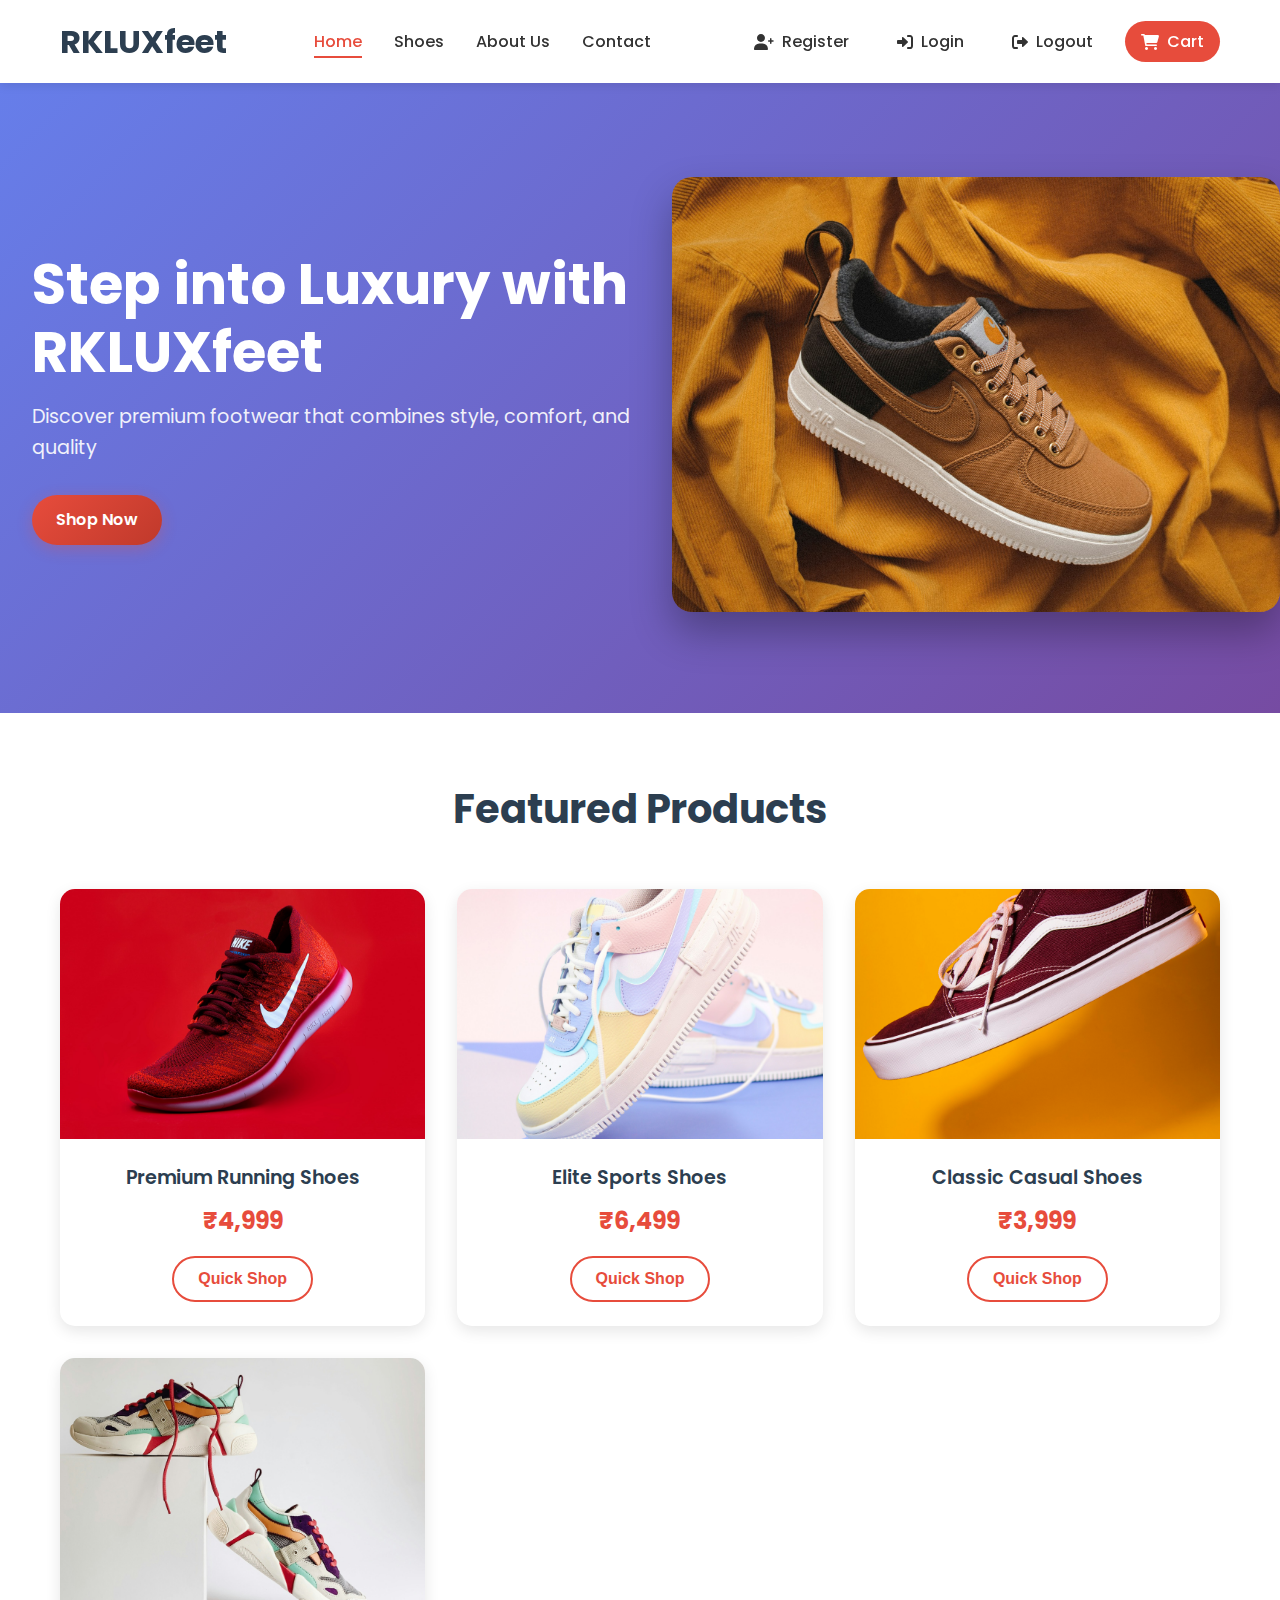
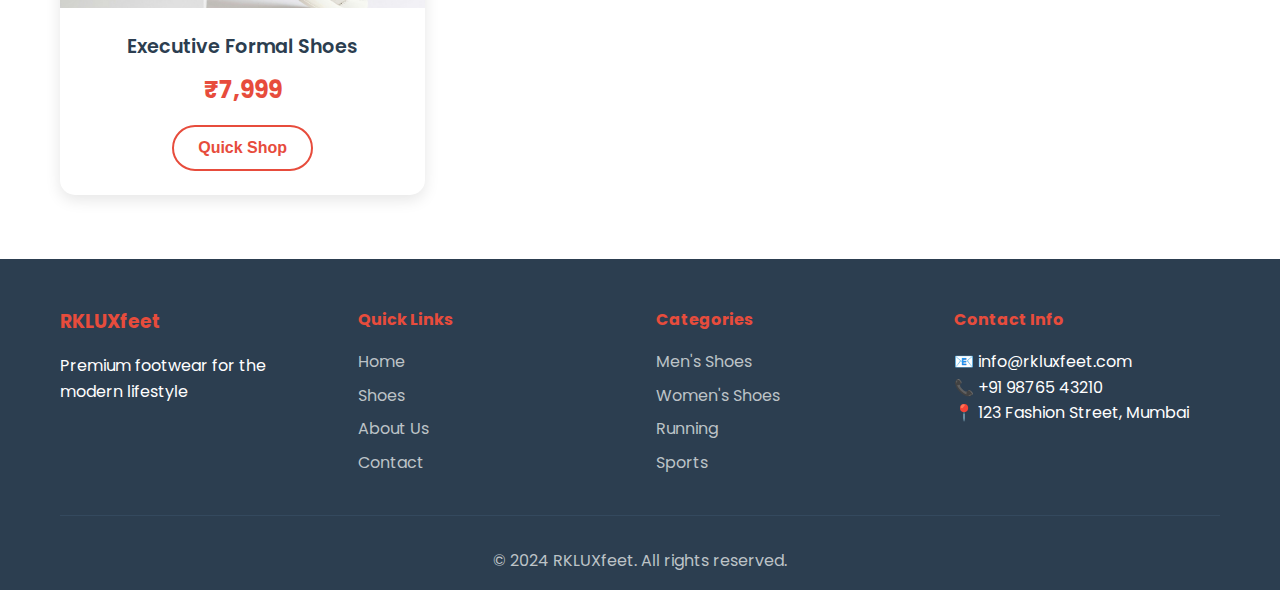
<file: tmp/index.html>
<!DOCTYPE html>
<html lang="en">
<head>
    <meta charset="UTF-8">
    <meta name="viewport" content="width=device-width, initial-scale=1.0">
    <title>RKLUXfeet - Step into Luxury</title>
    <link rel="stylesheet" href="styles.css">
    <link href="https://fonts.googleapis.com/css2?family=Poppins:wght@300;400;500;600;700&display=swap" rel="stylesheet">
    <link rel="stylesheet" href="https://cdnjs.cloudflare.com/ajax/libs/font-awesome/6.0.0/css/all.min.css">
</head>
<body>
    <!-- Header -->
    <header class="header">
        <div class="container">
            <div class="nav-brand">
                <h1 class="logo">RKLUXfeet</h1>
            </div>
            <nav class="nav-menu">
                <ul class="nav-list">
                    <li><a href="index.html" class="nav-link active">Home</a></li>
                    <li><a href="shoes.html" class="nav-link">Shoes</a></li>
                    <li><a href="about.html" class="nav-link">About Us</a></li>
                    <li><a href="contact.html" class="nav-link">Contact</a></li>
                </ul>
            </nav>
            <div class="nav-actions">
                <a href="register.html" class="nav-action"><i class="fas fa-user-plus"></i> Register</a>
                <a href="login.html" class="nav-action"><i class="fas fa-sign-in-alt"></i> Login</a>
                <a href="logout.html" class="nav-action"><i class="fas fa-sign-out-alt"></i> Logout</a>
                <a href="cart.html" class="nav-action cart-icon"><i class="fas fa-shopping-cart"></i> Cart</a>
            </div>
        </div>
    </header>

    <!-- Hero Section -->
    <section class="hero">
        <div class="hero-content">
            <h1 class="hero-title">Step into Luxury with RKLUXfeet</h1>
            <p class="hero-subtitle">Discover premium footwear that combines style, comfort, and quality</p>
            <a href="shoes.html" class="btn btn-primary">Shop Now</a>
        </div>
        <div class="hero-image">
            <img src="images/hero-shoes.jpg" alt="Luxury Shoes" class="hero-img">
        </div>
    </section>

    <!-- Featured Products Section -->
    <section class="featured-products">
        <div class="container">
            <h2 class="section-title">Featured Products</h2>
            <div class="products-grid">
                <div class="product-card">
                    <div class="product-image">
                        <img src="images/mens-running-1.jpg" alt="Running Shoes">
                    </div>
                    <div class="product-info">
                        <h3 class="product-name">Premium Running Shoes</h3>
                        <p class="product-price">₹4,999</p>
                        <button class="btn btn-secondary">Quick Shop</button>
                    </div>
                </div>
                <div class="product-card">
                    <div class="product-image">
                        <img src="images/mens-sports-1.jpg" alt="Sports Shoes">
                    </div>
                    <div class="product-info">
                        <h3 class="product-name">Elite Sports Shoes</h3>
                        <p class="product-price">₹6,499</p>
                        <button class="btn btn-secondary">Quick Shop</button>
                    </div>
                </div>
                <div class="product-card">
                    <div class="product-image">
                        <img src="images/mens-casual-1.jpg" alt="Casual Shoes">
                    </div>
                    <div class="product-info">
                        <h3 class="product-name">Classic Casual Shoes</h3>
                        <p class="product-price">₹3,999</p>
                        <button class="btn btn-secondary">Quick Shop</button>
                    </div>
                </div>
                <div class="product-card">
                    <div class="product-image">
                        <img src="images/mens-formal-1.jpg" alt="Formal Shoes">
                    </div>
                    <div class="product-info">
                        <h3 class="product-name">Executive Formal Shoes</h3>
                        <p class="product-price">₹7,999</p>
                        <button class="btn btn-secondary">Quick Shop</button>
                    </div>
                </div>
            </div>
        </div>
    </section>

    <!-- Footer -->
    <footer class="footer">
        <div class="container">
            <div class="footer-content">
                <div class="footer-section">
                    <h3>RKLUXfeet</h3>
                    <p>Premium footwear for the modern lifestyle</p>
                </div>
                <div class="footer-section">
                    <h4>Quick Links</h4>
                    <ul>
                        <li><a href="index.html">Home</a></li>
                        <li><a href="shoes.html">Shoes</a></li>
                        <li><a href="about.html">About Us</a></li>
                        <li><a href="contact.html">Contact</a></li>
                    </ul>
                </div>
                <div class="footer-section">
                    <h4>Categories</h4>
                    <ul>
                        <li><a href="shoes.html#men">Men's Shoes</a></li>
                        <li><a href="shoes.html#women">Women's Shoes</a></li>
                        <li><a href="shoes.html#running">Running</a></li>
                        <li><a href="shoes.html#sports">Sports</a></li>
                    </ul>
                </div>
                <div class="footer-section">
                    <h4>Contact Info</h4>
                    <p>📧 info@rkluxfeet.com</p>
                    <p>📞 +91 98765 43210</p>
                    <p>📍 123 Fashion Street, Mumbai</p>
                </div>
            </div>
            <div class="footer-bottom">
                <p>&copy; 2024 RKLUXfeet. All rights reserved.</p>
            </div>
        </div>
    </footer>
</body>
</html>
</file>
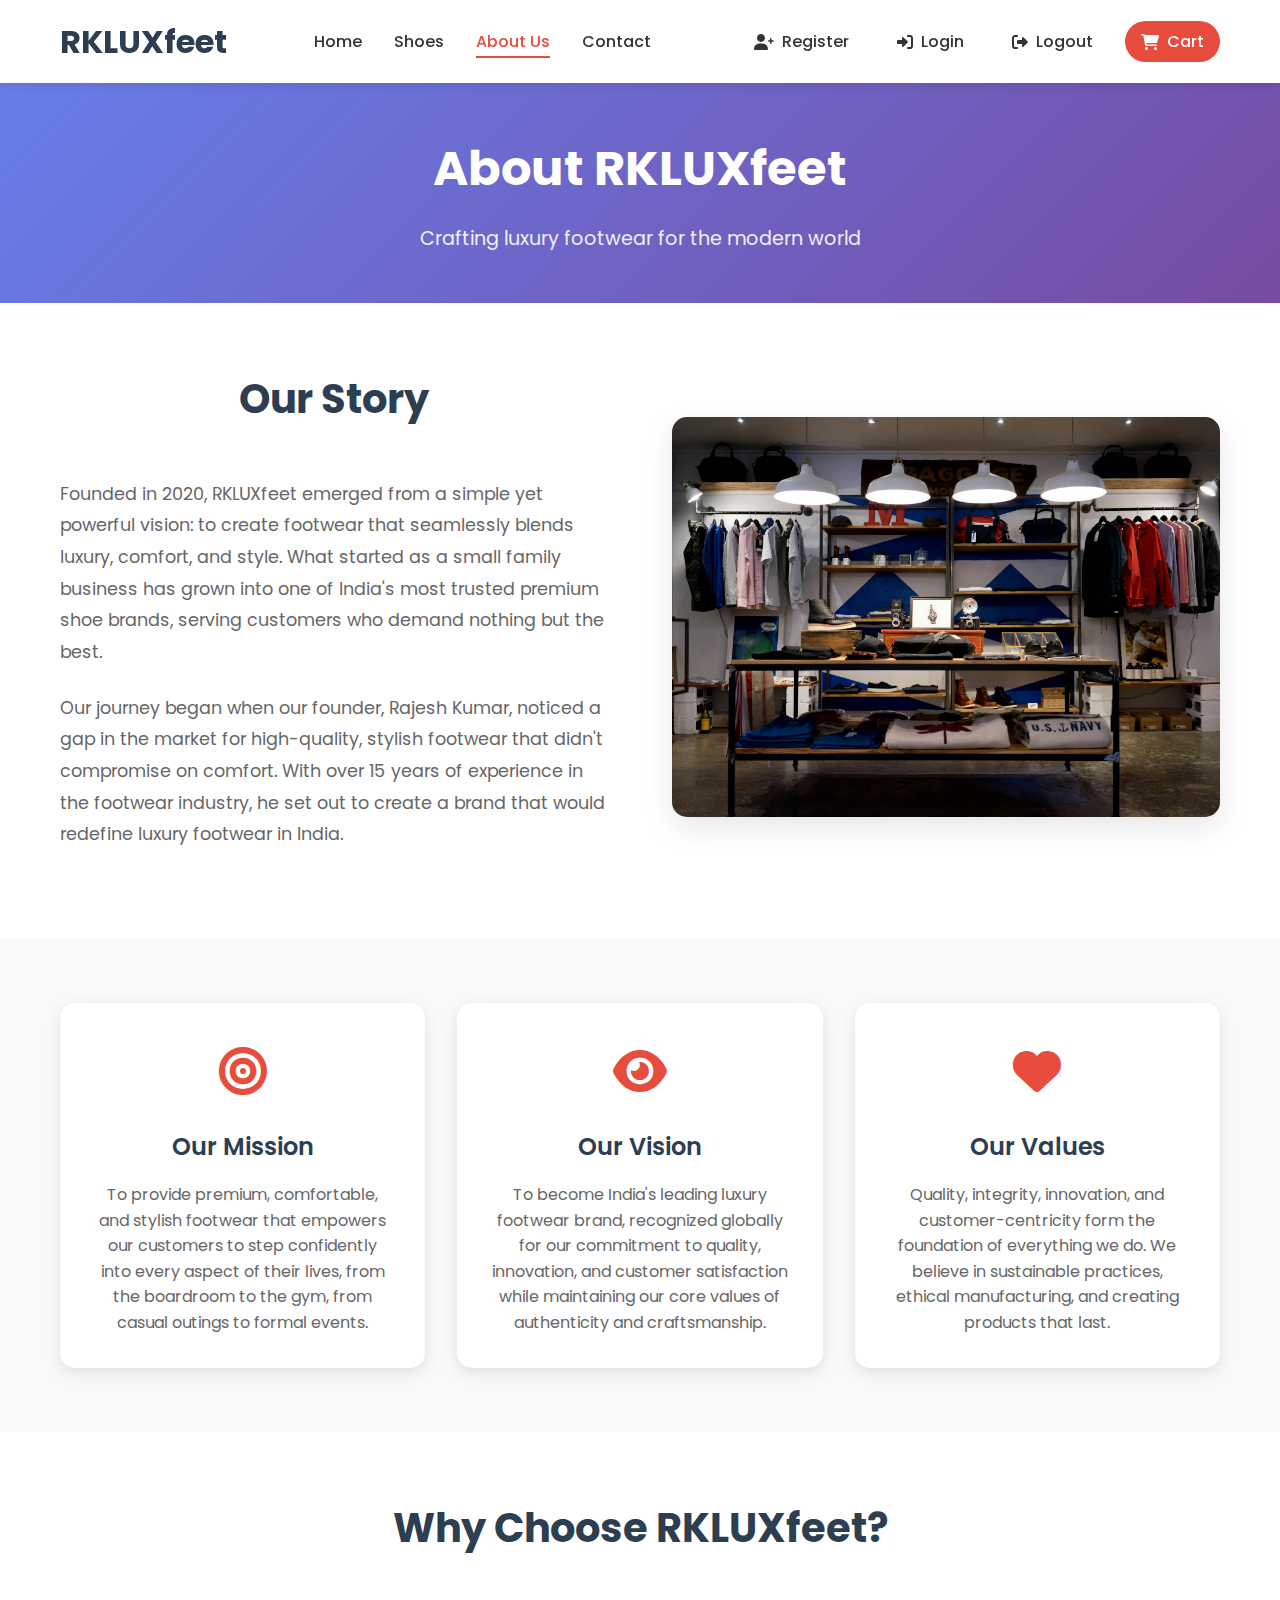
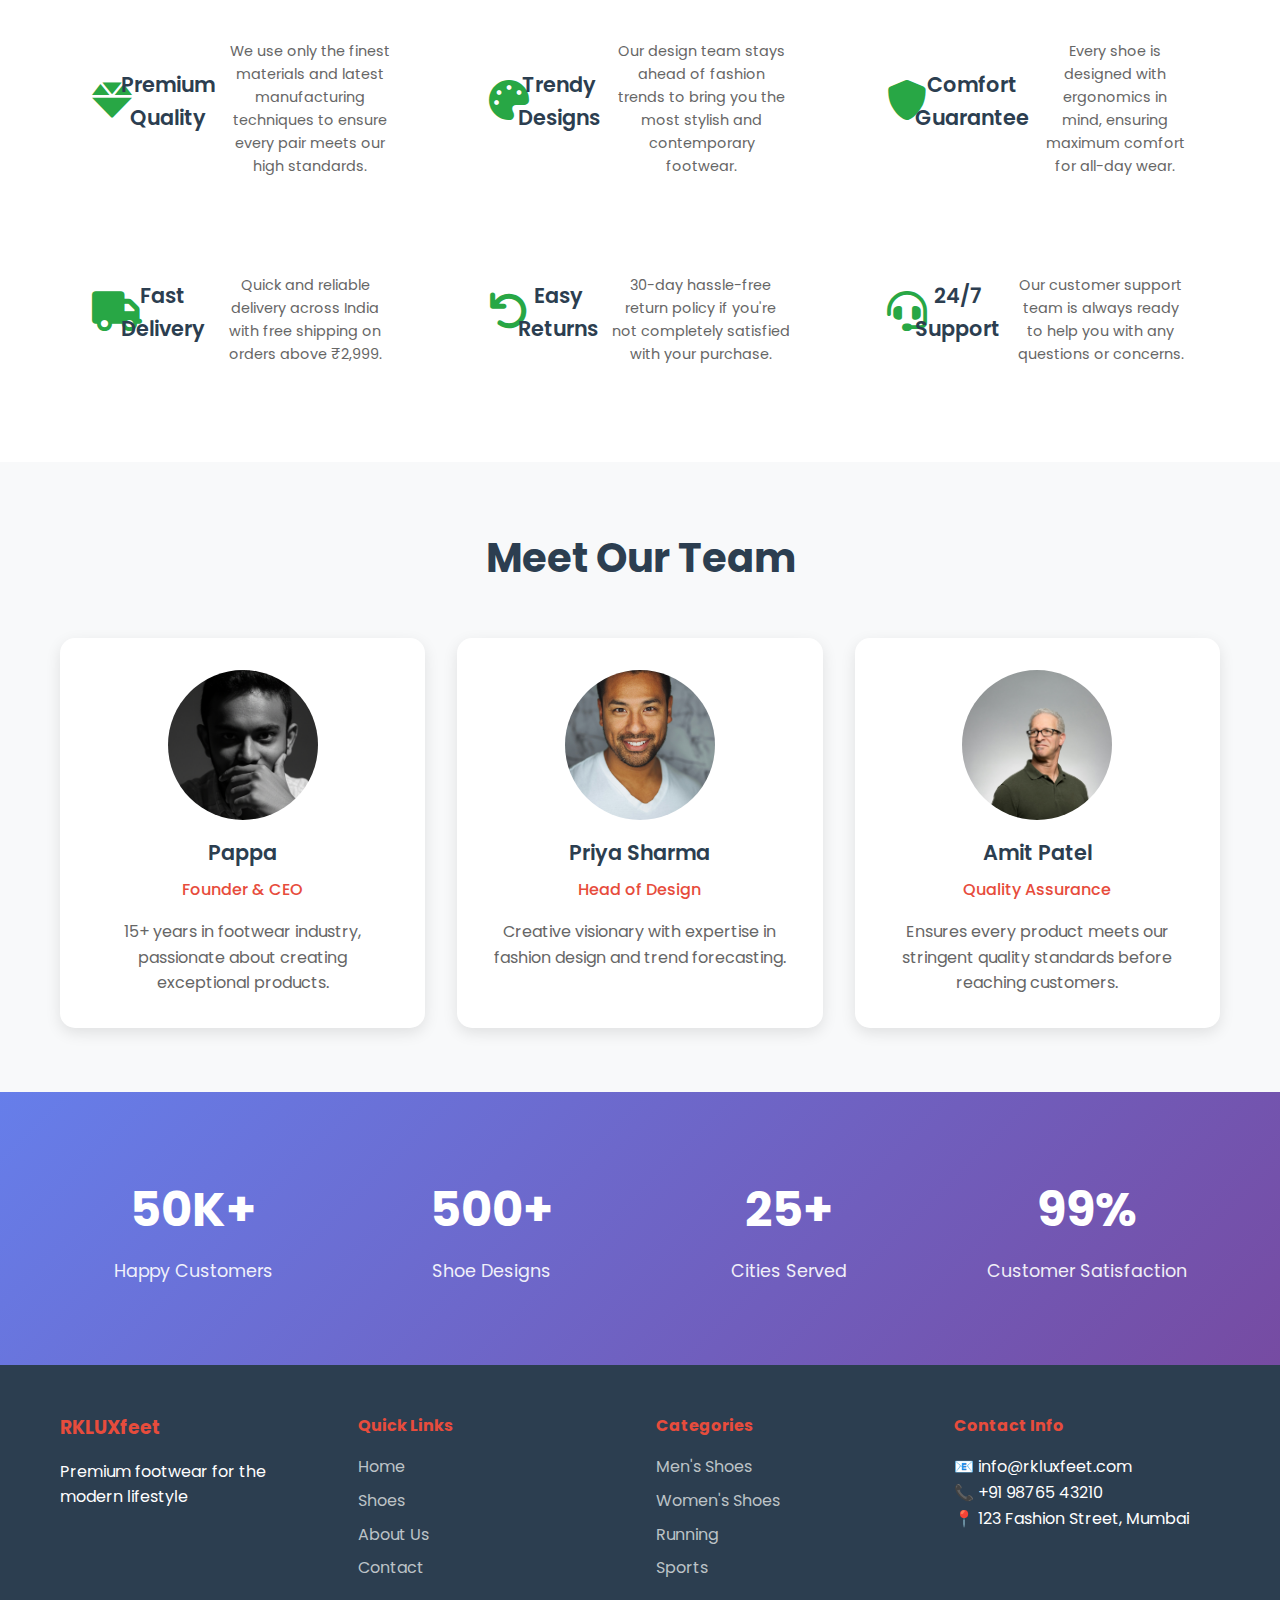
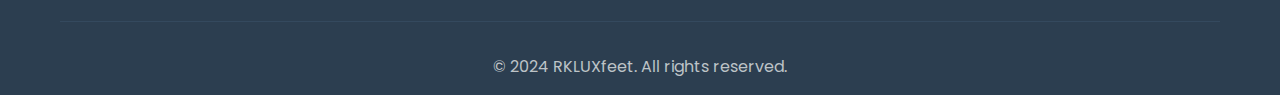
<file: tmp/about.html>
<!DOCTYPE html>
<html lang="en">
<head>
    <meta charset="UTF-8">
    <meta name="viewport" content="width=device-width, initial-scale=1.0">
    <title>About Us - RKLUXfeet</title>
    <link rel="stylesheet" href="styles.css">
    <link href="https://fonts.googleapis.com/css2?family=Poppins:wght@300;400;500;600;700&display=swap" rel="stylesheet">
    <link rel="stylesheet" href="https://cdnjs.cloudflare.com/ajax/libs/font-awesome/6.0.0/css/all.min.css">
</head>
<body>
    <!-- Header -->
    <header class="header">
        <div class="container">
            <div class="nav-brand">
                <h1 class="logo">RKLUXfeet</h1>
            </div>
            <nav class="nav-menu">
                <ul class="nav-list">
                    <li><a href="index.html" class="nav-link">Home</a></li>
                    <li><a href="shoes.html" class="nav-link">Shoes</a></li>
                    <li><a href="about.html" class="nav-link active">About Us</a></li>
                    <li><a href="contact.html" class="nav-link">Contact</a></li>
                </ul>
            </nav>
            <div class="nav-actions">
                <a href="register.html" class="nav-action"><i class="fas fa-user-plus"></i> Register</a>
                <a href="login.html" class="nav-action"><i class="fas fa-sign-in-alt"></i> Login</a>
                <a href="logout.html" class="nav-action"><i class="fas fa-sign-out-alt"></i> Logout</a>
                <a href="cart.html" class="nav-action cart-icon"><i class="fas fa-shopping-cart"></i> Cart</a>
            </div>
        </div>
    </header>

    <!-- Page Header -->
    <section class="page-header">
        <div class="container">
            <h1 class="page-title">About RKLUXfeet</h1>
            <p class="page-subtitle">Crafting luxury footwear for the modern world</p>
        </div>
    </section>

    <!-- Company Introduction -->
    <section class="about-section">
        <div class="container">
            <div class="about-content">
                <div class="about-text">
                    <h2 class="section-title">Our Story</h2>
                    <p class="about-description">
                        Founded in 2020, RKLUXfeet emerged from a simple yet powerful vision: to create footwear that seamlessly blends luxury, comfort, and style. What started as a small family business has grown into one of India's most trusted premium shoe brands, serving customers who demand nothing but the best.
                    </p>
                    <p class="about-description">
                        Our journey began when our founder, Rajesh Kumar, noticed a gap in the market for high-quality, stylish footwear that didn't compromise on comfort. With over 15 years of experience in the footwear industry, he set out to create a brand that would redefine luxury footwear in India.
                    </p>
                </div>
                <div class="about-image">
                    <img src="images/about-story.jpg" alt="Our Story" class="about-img">
                </div>
            </div>
        </div>
    </section>

    <!-- Mission & Values -->
    <section class="mission-section">
        <div class="container">
            <div class="mission-grid">
                <div class="mission-card">
                    <div class="mission-icon">
                        <i class="fas fa-bullseye"></i>
                    </div>
                    <h3 class="mission-title">Our Mission</h3>
                    <p class="mission-description">
                        To provide premium, comfortable, and stylish footwear that empowers our customers to step confidently into every aspect of their lives, from the boardroom to the gym, from casual outings to formal events.
                    </p>
                </div>
                <div class="mission-card">
                    <div class="mission-icon">
                        <i class="fas fa-eye"></i>
                    </div>
                    <h3 class="mission-title">Our Vision</h3>
                    <p class="mission-description">
                        To become India's leading luxury footwear brand, recognized globally for our commitment to quality, innovation, and customer satisfaction while maintaining our core values of authenticity and craftsmanship.
                    </p>
                </div>
                <div class="mission-card">
                    <div class="mission-icon">
                        <i class="fas fa-heart"></i>
                    </div>
                    <h3 class="mission-title">Our Values</h3>
                    <p class="mission-description">
                        Quality, integrity, innovation, and customer-centricity form the foundation of everything we do. We believe in sustainable practices, ethical manufacturing, and creating products that last.
                    </p>
                </div>
            </div>
        </div>
    </section>

    <!-- Why Choose Us -->
    <section class="why-choose-section">
        <div class="container">
            <h2 class="section-title">Why Choose RKLUXfeet?</h2>
            <div class="features-grid">
                <div class="feature-item">
                    <div class="feature-icon">
                        <i class="fas fa-gem"></i>
                    </div>
                    <h4 class="feature-title">Premium Quality</h4>
                    <p class="feature-description">We use only the finest materials and latest manufacturing techniques to ensure every pair meets our high standards.</p>
                </div>
                <div class="feature-item">
                    <div class="feature-icon">
                        <i class="fas fa-palette"></i>
                    </div>
                    <h4 class="feature-title">Trendy Designs</h4>
                    <p class="feature-description">Our design team stays ahead of fashion trends to bring you the most stylish and contemporary footwear.</p>
                </div>
                <div class="feature-item">
                    <div class="feature-icon">
                        <i class="fas fa-shield-alt"></i>
                    </div>
                    <h4 class="feature-title">Comfort Guarantee</h4>
                    <p class="feature-description">Every shoe is designed with ergonomics in mind, ensuring maximum comfort for all-day wear.</p>
                </div>
                <div class="feature-item">
                    <div class="feature-icon">
                        <i class="fas fa-truck"></i>
                    </div>
                    <h4 class="feature-title">Fast Delivery</h4>
                    <p class="feature-description">Quick and reliable delivery across India with free shipping on orders above ₹2,999.</p>
                </div>
                <div class="feature-item">
                    <div class="feature-icon">
                        <i class="fas fa-undo"></i>
                    </div>
                    <h4 class="feature-title">Easy Returns</h4>
                    <p class="feature-description">30-day hassle-free return policy if you're not completely satisfied with your purchase.</p>
                </div>
                <div class="feature-item">
                    <div class="feature-icon">
                        <i class="fas fa-headset"></i>
                    </div>
                    <h4 class="feature-title">24/7 Support</h4>
                    <p class="feature-description">Our customer support team is always ready to help you with any questions or concerns.</p>
                </div>
            </div>
        </div>
    </section>

    <!-- Team Section -->
    <section class="team-section">
        <div class="container">
            <h2 class="section-title">Meet Our Team</h2>
            <div class="team-grid">
                <div class="team-member">
                    <div class="member-image">
                        <img src="images/deep.jpg" alt="Rajesh Kumar">
                    </div>
                    <h4 class="member-name">Pappa</h4>
                    <p class="member-position">Founder & CEO</p>
                    <p class="member-description">15+ years in footwear industry, passionate about creating exceptional products.</p>
                </div>
                <div class="team-member">
                    <div class="member-image">
                        <img src="images/team-member-2.jpg" alt="Priya Sharma">
                    </div>
                    <h4 class="member-name">Priya Sharma</h4>
                    <p class="member-position">Head of Design</p>
                    <p class="member-description">Creative visionary with expertise in fashion design and trend forecasting.</p>
                </div>
                <div class="team-member">
                    <div class="member-image">
                        <img src="images/team-member-3.jpg" alt="Amit Patel">
                    </div>
                    <h4 class="member-name">Amit Patel</h4>
                    <p class="member-position">Quality Assurance</p>
                    <p class="member-description">Ensures every product meets our stringent quality standards before reaching customers.</p>
                </div>
            </div>
        </div>
    </section>

    <!-- Stats Section -->
    <section class="stats-section">
        <div class="container">
            <div class="stats-grid">
                <div class="stat-item">
                    <div class="stat-number">50K+</div>
                    <div class="stat-label">Happy Customers</div>
                </div>
                <div class="stat-item">
                    <div class="stat-number">500+</div>
                    <div class="stat-label">Shoe Designs</div>
                </div>
                <div class="stat-item">
                    <div class="stat-number">25+</div>
                    <div class="stat-label">Cities Served</div>
                </div>
                <div class="stat-item">
                    <div class="stat-number">99%</div>
                    <div class="stat-label">Customer Satisfaction</div>
                </div>
            </div>
        </div>
    </section>

    <!-- Footer -->
    <footer class="footer">
        <div class="container">
            <div class="footer-content">
                <div class="footer-section">
                    <h3>RKLUXfeet</h3>
                    <p>Premium footwear for the modern lifestyle</p>
                </div>
                <div class="footer-section">
                    <h4>Quick Links</h4>
                    <ul>
                        <li><a href="index.html">Home</a></li>
                        <li><a href="shoes.html">Shoes</a></li>
                        <li><a href="about.html">About Us</a></li>
                        <li><a href="contact.html">Contact</a></li>
                    </ul>
                </div>
                <div class="footer-section">
                    <h4>Categories</h4>
                    <ul>
                        <li><a href="shoes.html#men">Men's Shoes</a></li>
                        <li><a href="shoes.html#women">Women's Shoes</a></li>
                        <li><a href="shoes.html#running">Running</a></li>
                        <li><a href="shoes.html#sports">Sports</a></li>
                    </ul>
                </div>
                <div class="footer-section">
                    <h4>Contact Info</h4>
                    <p>📧 info@rkluxfeet.com</p>
                    <p>📞 +91 98765 43210</p>
                    <p>📍 123 Fashion Street, Mumbai</p>
                </div>
            </div>
            <div class="footer-bottom">
                <p>&copy; 2024 RKLUXfeet. All rights reserved.</p>
            </div>
        </div>
    </footer>
</body>
</html>
</file>
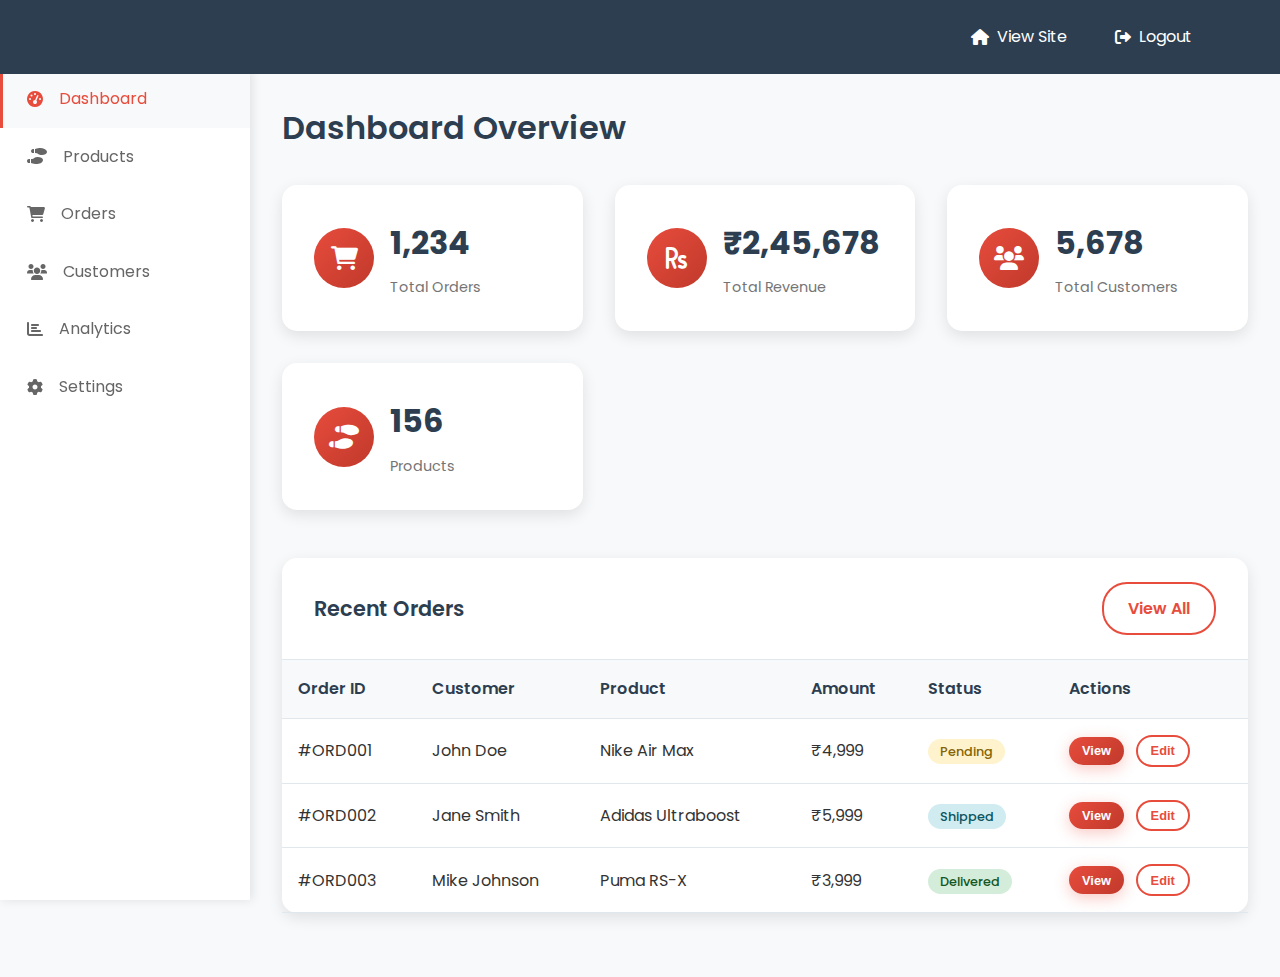
<file: tmp/admin-dashboard.html>
<!DOCTYPE html>
<html lang="en">
<head>
    <meta charset="UTF-8">
    <meta name="viewport" content="width=device-width, initial-scale=1.0">
    <title>Admin Dashboard - RKLUXfeet</title>
    <link rel="stylesheet" href="styles.css">
    <link href="https://fonts.googleapis.com/css2?family=Poppins:wght@300;400;500;600;700&display=swap" rel="stylesheet">
    <link rel="stylesheet" href="https://cdnjs.cloudflare.com/ajax/libs/font-awesome/6.0.0/css/all.min.css">
</head>
<body class="admin-dashboard-body">
    <!-- Admin Header -->
    <header class="admin-header">
        <div class="admin-header-content">
            <div class="admin-brand">
                <h1 class="admin-logo">RKLUXfeet Admin</h1>
            </div>
            <div class="admin-nav">
                <a href="index.html" class="admin-nav-link">
                    <i class="fas fa-home"></i> View Site
                </a>
                <a href="admin-login.html" class="admin-nav-link">
                    <i class="fas fa-sign-out-alt"></i> Logout
                </a>
            </div>
        </div>
    </header>

    <!-- Admin Sidebar -->
    <aside class="admin-sidebar">
        <nav class="admin-menu">
            <ul class="admin-menu-list">
                <li><a href="#dashboard" class="admin-menu-link active">
                    <i class="fas fa-tachometer-alt"></i> Dashboard
                </a></li>
                <li><a href="#products" class="admin-menu-link">
                    <i class="fas fa-shoe-prints"></i> Products
                </a></li>
                <li><a href="#orders" class="admin-menu-link">
                    <i class="fas fa-shopping-cart"></i> Orders
                </a></li>
                <li><a href="#customers" class="admin-menu-link">
                    <i class="fas fa-users"></i> Customers
                </a></li>
                <li><a href="#analytics" class="admin-menu-link">
                    <i class="fas fa-chart-bar"></i> Analytics
                </a></li>
                <li><a href="#settings" class="admin-menu-link">
                    <i class="fas fa-cog"></i> Settings
                </a></li>
            </ul>
        </nav>
    </aside>

    <!-- Main Content -->
    <main class="admin-main">
        <div class="admin-content">
            <!-- Dashboard Overview -->
            <section id="dashboard" class="admin-section">
                <h2 class="admin-section-title">Dashboard Overview</h2>
                
                <!-- Stats Cards -->
                <div class="admin-stats-grid">
                    <div class="admin-stat-card">
                        <div class="stat-icon">
                            <i class="fas fa-shopping-cart"></i>
                        </div>
                        <div class="stat-content">
                            <h3 class="stat-number">1,234</h3>
                            <p class="stat-label">Total Orders</p>
                        </div>
                    </div>
                    <div class="admin-stat-card">
                        <div class="stat-icon">
                            <i class="fas fa-rupee-sign"></i>
                        </div>
                        <div class="stat-content">
                            <h3 class="stat-number">₹2,45,678</h3>
                            <p class="stat-label">Total Revenue</p>
                        </div>
                    </div>
                    <div class="admin-stat-card">
                        <div class="stat-icon">
                            <i class="fas fa-users"></i>
                        </div>
                        <div class="stat-content">
                            <h3 class="stat-number">5,678</h3>
                            <p class="stat-label">Total Customers</p>
                        </div>
                    </div>
                    <div class="admin-stat-card">
                        <div class="stat-icon">
                            <i class="fas fa-shoe-prints"></i>
                        </div>
                        <div class="stat-content">
                            <h3 class="stat-number">156</h3>
                            <p class="stat-label">Products</p>
                        </div>
                    </div>
                </div>

                <!-- Recent Orders -->
                <div class="admin-card">
                    <div class="admin-card-header">
                        <h3 class="admin-card-title">Recent Orders</h3>
                        <a href="#" class="btn btn-secondary">View All</a>
                    </div>
                    <div class="admin-table-container">
                        <table class="admin-table">
                            <thead>
                                <tr>
                                    <th>Order ID</th>
                                    <th>Customer</th>
                                    <th>Product</th>
                                    <th>Amount</th>
                                    <th>Status</th>
                                    <th>Actions</th>
                                </tr>
                            </thead>
                            <tbody>
                                <tr>
                                    <td>#ORD001</td>
                                    <td>John Doe</td>
                                    <td>Nike Air Max</td>
                                    <td>₹4,999</td>
                                    <td><span class="status status-pending">Pending</span></td>
                                    <td>
                                        <button class="btn btn-sm btn-primary">View</button>
                                        <button class="btn btn-sm btn-secondary">Edit</button>
                                    </td>
                                </tr>
                                <tr>
                                    <td>#ORD002</td>
                                    <td>Jane Smith</td>
                                    <td>Adidas Ultraboost</td>
                                    <td>₹5,999</td>
                                    <td><span class="status status-shipped">Shipped</span></td>
                                    <td>
                                        <button class="btn btn-sm btn-primary">View</button>
                                        <button class="btn btn-sm btn-secondary">Edit</button>
                                    </td>
                                </tr>
                                <tr>
                                    <td>#ORD003</td>
                                    <td>Mike Johnson</td>
                                    <td>Puma RS-X</td>
                                    <td>₹3,999</td>
                                    <td><span class="status status-delivered">Delivered</span></td>
                                    <td>
                                        <button class="btn btn-sm btn-primary">View</button>
                                        <button class="btn btn-sm btn-secondary">Edit</button>
                                    </td>
                                </tr>
                            </tbody>
                        </table>
                    </div>
                </div>
            </section>

            <!-- Products Management -->
            <section id="products" class="admin-section" style="display: none;">
                <div class="admin-section-header">
                    <h2 class="admin-section-title">Product Management</h2>
                    <button class="btn btn-primary" onclick="showAddProductForm()">
                        <i class="fas fa-plus"></i> Add New Product
                    </button>
                </div>

                <!-- Add Product Form -->
                <div class="admin-card" id="add-product-form" style="display: none;">
                    <h3 class="admin-card-title">Add New Product</h3>
                    <form class="admin-form">
                        <div class="form-row">
                            <div class="form-group">
                                <label for="product-name" class="form-label">Product Name</label>
                                <input type="text" id="product-name" class="form-input" placeholder="Enter product name" required>
                            </div>
                            <div class="form-group">
                                <label for="product-category" class="form-label">Category</label>
                                <select id="product-category" class="form-input" required>
                                    <option value="">Select Category</option>
                                    <option value="men-running">Men's Running</option>
                                    <option value="men-sports">Men's Sports</option>
                                    <option value="men-casual">Men's Casual</option>
                                    <option value="men-formal">Men's Formal</option>
                                    <option value="women-running">Women's Running</option>
                                    <option value="women-sports">Women's Sports</option>
                                    <option value="women-casual">Women's Casual</option>
                                    <option value="women-formal">Women's Formal</option>
                                </select>
                            </div>
                        </div>
                        <div class="form-row">
                            <div class="form-group">
                                <label for="product-price" class="form-label">Price (₹)</label>
                                <input type="number" id="product-price" class="form-input" placeholder="Enter price" required>
                            </div>
                            <div class="form-group">
                                <label for="product-stock" class="form-label">Stock Quantity</label>
                                <input type="number" id="product-stock" class="form-input" placeholder="Enter stock quantity" required>
                            </div>
                        </div>
                        <div class="form-group">
                            <label for="product-description" class="form-label">Description</label>
                            <textarea id="product-description" class="form-textarea" placeholder="Enter product description" rows="4"></textarea>
                        </div>
                        <div class="form-group">
                            <label for="product-image" class="form-label">Product Image</label>
                            <input type="file" id="product-image" class="form-input" accept="image/*">
                            <small class="form-help">Upload a high-quality image of the product</small>
                        </div>
                        <div class="form-actions">
                            <button type="submit" class="btn btn-primary">Add Product</button>
                            <button type="button" class="btn btn-secondary" onclick="hideAddProductForm()">Cancel</button>
                        </div>
                    </form>
                </div>

                <!-- Products List -->
                <div class="admin-card">
                    <div class="admin-card-header">
                        <h3 class="admin-card-title">All Products</h3>
                        <div class="admin-search">
                            <input type="text" placeholder="Search products..." class="search-input">
                            <i class="fas fa-search search-icon"></i>
                        </div>
                    </div>
                    <div class="admin-table-container">
                        <table class="admin-table">
                            <thead>
                                <tr>
                                    <th>Image</th>
                                    <th>Name</th>
                                    <th>Category</th>
                                    <th>Price</th>
                                    <th>Stock</th>
                                    <th>Status</th>
                                    <th>Actions</th>
                                </tr>
                            </thead>
                            <tbody>
                                <tr>
                                    <td><img src="images/mens-running-1.jpg" alt="Product" class="product-thumb"></td>
                                    <td>Nike Air Max Running</td>
                                    <td>Men's Running</td>
                                    <td>₹4,999</td>
                                    <td>25</td>
                                    <td><span class="status status-active">Active</span></td>
                                    <td>
                                        <button class="btn btn-sm btn-primary">Edit</button>
                                        <button class="btn btn-sm btn-danger">Delete</button>
                                    </td>
                                </tr>
                                <tr>
                                    <td><img src="images/mens-sports-1.jpg" alt="Product" class="product-thumb"></td>
                                    <td>Adidas Ultraboost</td>
                                    <td>Men's Sports</td>
                                    <td>₹5,999</td>
                                    <td>18</td>
                                    <td><span class="status status-active">Active</span></td>
                                    <td>
                                        <button class="btn btn-sm btn-primary">Edit</button>
                                        <button class="btn btn-sm btn-danger">Delete</button>
                                    </td>
                                </tr>
                                <tr>
                                    <td><img src="images/mens-casual-1.jpg" alt="Product" class="product-thumb"></td>
                                    <td>Puma RS-X</td>
                                    <td>Men's Casual</td>
                                    <td>₹3,999</td>
                                    <td>32</td>
                                    <td><span class="status status-active">Active</span></td>
                                    <td>
                                        <button class="btn btn-sm btn-primary">Edit</button>
                                        <button class="btn btn-sm btn-danger">Delete</button>
                                    </td>
                                </tr>
                            </tbody>
                        </table>
                    </div>
                </div>
            </section>

            <!-- Orders Management -->
            <section id="orders" class="admin-section" style="display: none;">
                <h2 class="admin-section-title">Order Management</h2>
                <div class="admin-card">
                    <div class="admin-card-header">
                        <h3 class="admin-card-title">All Orders</h3>
                        <div class="admin-filters">
                            <select class="filter-select">
                                <option value="">All Status</option>
                                <option value="pending">Pending</option>
                                <option value="shipped">Shipped</option>
                                <option value="delivered">Delivered</option>
                                <option value="cancelled">Cancelled</option>
                            </select>
                        </div>
                    </div>
                    <div class="admin-table-container">
                        <table class="admin-table">
                            <thead>
                                <tr>
                                    <th>Order ID</th>
                                    <th>Customer</th>
                                    <th>Products</th>
                                    <th>Total Amount</th>
                                    <th>Status</th>
                                    <th>Date</th>
                                    <th>Actions</th>
                                </tr>
                            </thead>
                            <tbody>
                                <tr>
                                    <td>#ORD001</td>
                                    <td>John Doe<br><small>john@email.com</small></td>
                                    <td>Nike Air Max (1)<br>Adidas Ultraboost (1)</td>
                                    <td>₹10,998</td>
                                    <td><span class="status status-pending">Pending</span></td>
                                    <td>2024-01-15</td>
                                    <td>
                                        <button class="btn btn-sm btn-primary">View</button>
                                        <button class="btn btn-sm btn-success">Process</button>
                                    </td>
                                </tr>
                                <tr>
                                    <td>#ORD002</td>
                                    <td>Jane Smith<br><small>jane@email.com</small></td>
                                    <td>Puma RS-X (2)</td>
                                    <td>₹7,998</td>
                                    <td><span class="status status-shipped">Shipped</span></td>
                                    <td>2024-01-14</td>
                                    <td>
                                        <button class="btn btn-sm btn-primary">View</button>
                                        <button class="btn btn-sm btn-info">Track</button>
                                    </td>
                                </tr>
                                <tr>
                                    <td>#ORD003</td>
                                    <td>Mike Johnson<br><small>mike@email.com</small></td>
                                    <td>Oxford Dress Shoes (1)</td>
                                    <td>₹7,999</td>
                                    <td><span class="status status-delivered">Delivered</span></td>
                                    <td>2024-01-13</td>
                                    <td>
                                        <button class="btn btn-sm btn-primary">View</button>
                                        <button class="btn btn-sm btn-secondary">Invoice</button>
                                    </td>
                                </tr>
                            </tbody>
                        </table>
                    </div>
                </div>
            </section>
        </div>
    </main>

    <script>
        function showAddProductForm() {
            document.getElementById('add-product-form').style.display = 'block';
        }

        function hideAddProductForm() {
            document.getElementById('add-product-form').style.display = 'none';
        }

        // Simple navigation
        document.querySelectorAll('.admin-menu-link').forEach(link => {
            link.addEventListener('click', function(e) {
                e.preventDefault();
                
                // Remove active class from all links
                document.querySelectorAll('.admin-menu-link').forEach(l => l.classList.remove('active'));
                
                // Add active class to clicked link
                this.classList.add('active');
                
                // Hide all sections
                document.querySelectorAll('.admin-section').forEach(section => {
                    section.style.display = 'none';
                });
                
                // Show target section
                const targetId = this.getAttribute('href').substring(1);
                const targetSection = document.getElementById(targetId);
                if (targetSection) {
                    targetSection.style.display = 'block';
                }
            });
        });
    </script>
</body>
</html>
</file>
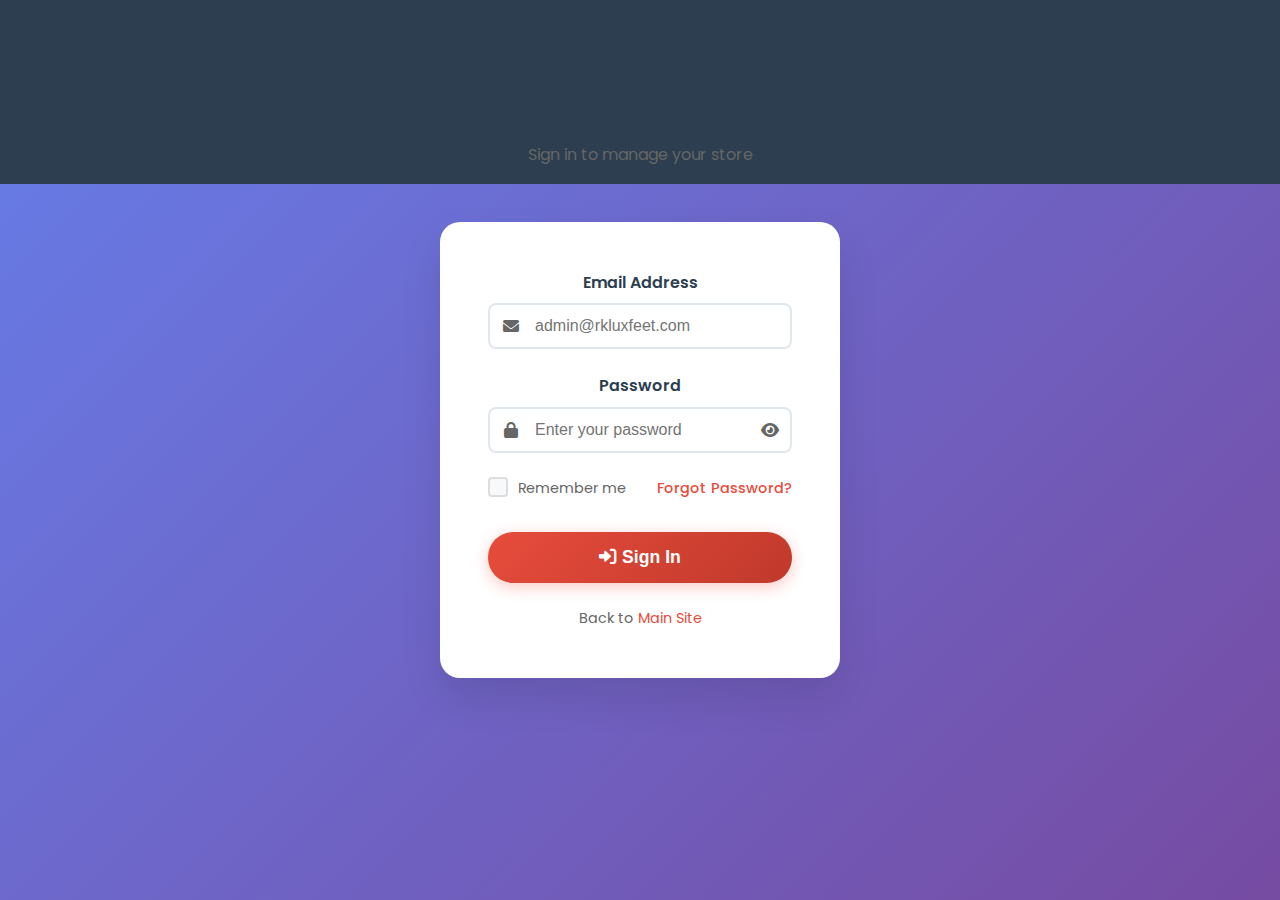
<file: tmp/admin-login.html>
<!DOCTYPE html>
<html lang="en">
<head>
    <meta charset="UTF-8">
    <meta name="viewport" content="width=device-width, initial-scale=1.0">
    <title>Admin Login - RKLUXfeet</title>
    <link rel="stylesheet" href="styles.css">
    <link href="https://fonts.googleapis.com/css2?family=Poppins:wght@300;400;500;600;700&display=swap" rel="stylesheet">
    <link rel="stylesheet" href="https://cdnjs.cloudflare.com/ajax/libs/font-awesome/6.0.0/css/all.min.css">
</head>
<body class="admin-body">
    <div class="admin-container">
        <div class="admin-login-card">
            <div class="admin-header">
                <h1 class="admin-logo">RKLUXfeet</h1>
                <h2 class="admin-title">Admin Panel</h2>
                <p class="admin-subtitle">Sign in to manage your store</p>
            </div>
            
            <form class="admin-form">
                <div class="form-group">
                    <label for="admin-email" class="form-label">Email Address</label>
                    <div class="input-group">
                        <i class="fas fa-envelope input-icon"></i>
                        <input type="email" id="admin-email" name="email" class="form-input" placeholder="admin@rkluxfeet.com" required>
                    </div>
                </div>
                
                <div class="form-group">
                    <label for="admin-password" class="form-label">Password</label>
                    <div class="input-group">
                        <i class="fas fa-lock input-icon"></i>
                        <input type="password" id="admin-password" name="password" class="form-input" placeholder="Enter your password" required>
                        <i class="fas fa-eye password-toggle" onclick="togglePassword()"></i>
                    </div>
                </div>
                
                <div class="form-options">
                    <label class="checkbox-container">
                        <input type="checkbox" name="remember">
                        <span class="checkmark"></span>
                        Remember me
                    </label>
                    <a href="#" class="forgot-password">Forgot Password?</a>
                </div>
                
                <button type="submit" class="btn btn-primary admin-login-btn">
                    <i class="fas fa-sign-in-alt"></i>
                    Sign In
                </button>
            </form>
            
            <div class="admin-footer">
                <p>Back to <a href="index.html">Main Site</a></p>
            </div>
        </div>
    </div>

    <script>
        function togglePassword() {
            const passwordInput = document.getElementById('admin-password');
            const toggleIcon = document.querySelector('.password-toggle');
            
            if (passwordInput.type === 'password') {
                passwordInput.type = 'text';
                toggleIcon.classList.remove('fa-eye');
                toggleIcon.classList.add('fa-eye-slash');
            } else {
                passwordInput.type = 'password';
                toggleIcon.classList.remove('fa-eye-slash');
                toggleIcon.classList.add('fa-eye');
            }
        }
    </script>
</body>
</html>
</file>
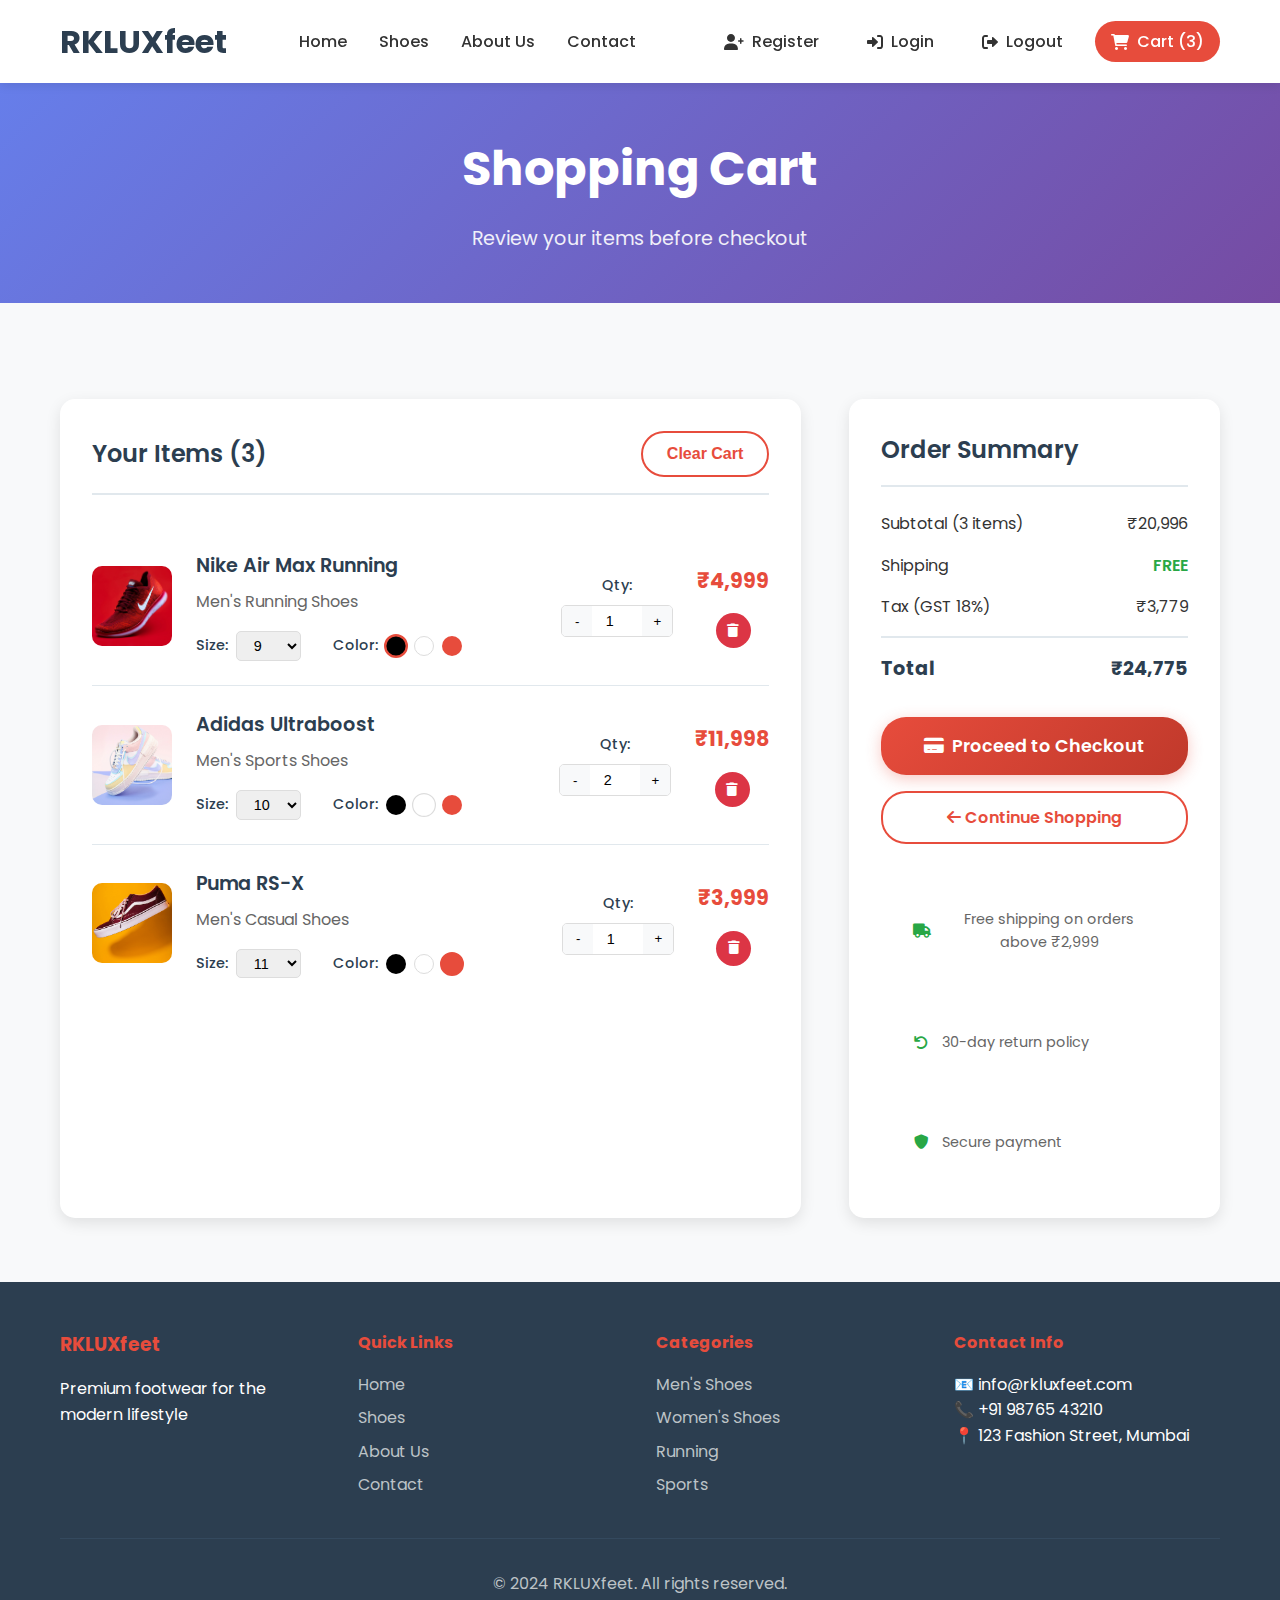
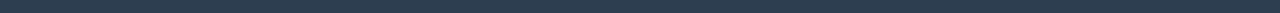
<file: tmp/cart.html>
<!DOCTYPE html>
<html lang="en">
<head>
    <meta charset="UTF-8">
    <meta name="viewport" content="width=device-width, initial-scale=1.0">
    <title>Shopping Cart - RKLUXfeet</title>
    <link rel="stylesheet" href="styles.css">
    <link href="https://fonts.googleapis.com/css2?family=Poppins:wght@300;400;500;600;700&display=swap" rel="stylesheet">
    <link rel="stylesheet" href="https://cdnjs.cloudflare.com/ajax/libs/font-awesome/6.0.0/css/all.min.css">
</head>
<body>
    <!-- Header -->
    <header class="header">
        <div class="container">
            <div class="nav-brand">
                <h1 class="logo">RKLUXfeet</h1>
            </div>
            <nav class="nav-menu">
                <ul class="nav-list">
                    <li><a href="index.html" class="nav-link">Home</a></li>
                    <li><a href="shoes.html" class="nav-link">Shoes</a></li>
                    <li><a href="about.html" class="nav-link">About Us</a></li>
                    <li><a href="contact.html" class="nav-link">Contact</a></li>
                </ul>
            </nav>
            <div class="nav-actions">
                <a href="register.html" class="nav-action"><i class="fas fa-user-plus"></i> Register</a>
                <a href="login.html" class="nav-action"><i class="fas fa-sign-in-alt"></i> Login</a>
                <a href="logout.html" class="nav-action"><i class="fas fa-sign-out-alt"></i> Logout</a>
                <a href="cart.html" class="nav-action cart-icon active"><i class="fas fa-shopping-cart"></i> Cart (3)</a>
            </div>
        </div>
    </header>

    <!-- Page Header -->
    <section class="page-header">
        <div class="container">
            <h1 class="page-title">Shopping Cart</h1>
            <p class="page-subtitle">Review your items before checkout</p>
        </div>
    </section>

    <!-- Cart Section -->
    <section class="cart-section">
        <div class="container">
            <div class="cart-content">
                <!-- Cart Items -->
                <div class="cart-items">
                    <div class="cart-header">
                        <h2 class="cart-title">Your Items (3)</h2>
                        <button class="btn btn-secondary">Clear Cart</button>
                    </div>
                    
                    <div class="cart-item">
                        <div class="cart-item-image">
                            <img src="images/mens-running-1.jpg" alt="Nike Air Max Running">
                        </div>
                        <div class="cart-item-details">
                            <h3 class="cart-item-name">Nike Air Max Running</h3>
                            <p class="cart-item-category">Men's Running Shoes</p>
                            <div class="cart-item-options">
                                <div class="size-selector">
                                    <label>Size:</label>
                                    <select class="size-select">
                                        <option value="8">8</option>
                                        <option value="9" selected>9</option>
                                        <option value="10">10</option>
                                        <option value="11">11</option>
                                    </select>
                                </div>
                                <div class="color-selector">
                                    <label>Color:</label>
                                    <div class="color-options">
                                        <span class="color-option active" style="background: #000;"></span>
                                        <span class="color-option" style="background: #fff; border: 1px solid #ddd;"></span>
                                        <span class="color-option" style="background: #e74c3c;"></span>
                                    </div>
                                </div>
                            </div>
                        </div>
                        <div class="cart-item-quantity">
                            <label>Qty:</label>
                            <div class="quantity-controls">
                                <button class="quantity-btn">-</button>
                                <input type="number" value="1" min="1" class="quantity-input">
                                <button class="quantity-btn">+</button>
                            </div>
                        </div>
                        <div class="cart-item-price">
                            <span class="price">₹4,999</span>
                            <button class="remove-btn">
                                <i class="fas fa-trash"></i>
                            </button>
                        </div>
                    </div>

                    <div class="cart-item">
                        <div class="cart-item-image">
                            <img src="images/mens-sports-1.jpg" alt="Adidas Ultraboost">
                        </div>
                        <div class="cart-item-details">
                            <h3 class="cart-item-name">Adidas Ultraboost</h3>
                            <p class="cart-item-category">Men's Sports Shoes</p>
                            <div class="cart-item-options">
                                <div class="size-selector">
                                    <label>Size:</label>
                                    <select class="size-select">
                                        <option value="8">8</option>
                                        <option value="9">9</option>
                                        <option value="10" selected>10</option>
                                        <option value="11">11</option>
                                    </select>
                                </div>
                                <div class="color-selector">
                                    <label>Color:</label>
                                    <div class="color-options">
                                        <span class="color-option" style="background: #000;"></span>
                                        <span class="color-option active" style="background: #fff; border: 1px solid #ddd;"></span>
                                        <span class="color-option" style="background: #e74c3c;"></span>
                                    </div>
                                </div>
                            </div>
                        </div>
                        <div class="cart-item-quantity">
                            <label>Qty:</label>
                            <div class="quantity-controls">
                                <button class="quantity-btn">-</button>
                                <input type="number" value="2" min="1" class="quantity-input">
                                <button class="quantity-btn">+</button>
                            </div>
                        </div>
                        <div class="cart-item-price">
                            <span class="price">₹11,998</span>
                            <button class="remove-btn">
                                <i class="fas fa-trash"></i>
                            </button>
                        </div>
                    </div>

                    <div class="cart-item">
                        <div class="cart-item-image">
                            <img src="images/mens-casual-1.jpg" alt="Puma RS-X">
                        </div>
                        <div class="cart-item-details">
                            <h3 class="cart-item-name">Puma RS-X</h3>
                            <p class="cart-item-category">Men's Casual Shoes</p>
                            <div class="cart-item-options">
                                <div class="size-selector">
                                    <label>Size:</label>
                                    <select class="size-select">
                                        <option value="8">8</option>
                                        <option value="9">9</option>
                                        <option value="10">10</option>
                                        <option value="11" selected>11</option>
                                    </select>
                                </div>
                                <div class="color-selector">
                                    <label>Color:</label>
                                    <div class="color-options">
                                        <span class="color-option" style="background: #000;"></span>
                                        <span class="color-option" style="background: #fff; border: 1px solid #ddd;"></span>
                                        <span class="color-option active" style="background: #e74c3c;"></span>
                                    </div>
                                </div>
                            </div>
                        </div>
                        <div class="cart-item-quantity">
                            <label>Qty:</label>
                            <div class="quantity-controls">
                                <button class="quantity-btn">-</button>
                                <input type="number" value="1" min="1" class="quantity-input">
                                <button class="quantity-btn">+</button>
                            </div>
                        </div>
                        <div class="cart-item-price">
                            <span class="price">₹3,999</span>
                            <button class="remove-btn">
                                <i class="fas fa-trash"></i>
                            </button>
                        </div>
                    </div>
                </div>

                <!-- Cart Summary -->
                <div class="cart-summary">
                    <div class="summary-card">
                        <h3 class="summary-title">Order Summary</h3>
                        
                        <div class="summary-row">
                            <span>Subtotal (3 items)</span>
                            <span>₹20,996</span>
                        </div>
                        <div class="summary-row">
                            <span>Shipping</span>
                            <span class="free-shipping">FREE</span>
                        </div>
                        <div class="summary-row">
                            <span>Tax (GST 18%)</span>
                            <span>₹3,779</span>
                        </div>
                        <div class="summary-row total">
                            <span>Total</span>
                            <span>₹24,775</span>
                        </div>

                        <div class="summary-actions">
                            <a href="checkout.html" class="btn btn-primary checkout-btn">
                                <i class="fas fa-credit-card"></i>
                                Proceed to Checkout
                            </a>
                            <a href="shoes.html" class="btn btn-secondary">
                                <i class="fas fa-arrow-left"></i>
                                Continue Shopping
                            </a>
                        </div>

                        <div class="summary-features">
                            <div class="feature-item">
                                <i class="fas fa-truck"></i>
                                <span>Free shipping on orders above ₹2,999</span>
                            </div>
                            <div class="feature-item">
                                <i class="fas fa-undo"></i>
                                <span>30-day return policy</span>
                            </div>
                            <div class="feature-item">
                                <i class="fas fa-shield-alt"></i>
                                <span>Secure payment</span>
                            </div>
                        </div>
                    </div>
                </div>
            </div>
        </div>
    </section>

    <!-- Footer -->
    <footer class="footer">
        <div class="container">
            <div class="footer-content">
                <div class="footer-section">
                    <h3>RKLUXfeet</h3>
                    <p>Premium footwear for the modern lifestyle</p>
                </div>
                <div class="footer-section">
                    <h4>Quick Links</h4>
                    <ul>
                        <li><a href="index.html">Home</a></li>
                        <li><a href="shoes.html">Shoes</a></li>
                        <li><a href="about.html">About Us</a></li>
                        <li><a href="contact.html">Contact</a></li>
                    </ul>
                </div>
                <div class="footer-section">
                    <h4>Categories</h4>
                    <ul>
                        <li><a href="shoes.html#men">Men's Shoes</a></li>
                        <li><a href="shoes.html#women">Women's Shoes</a></li>
                        <li><a href="shoes.html#running">Running</a></li>
                        <li><a href="shoes.html#sports">Sports</a></li>
                    </ul>
                </div>
                <div class="footer-section">
                    <h4>Contact Info</h4>
                    <p>📧 info@rkluxfeet.com</p>
                    <p>📞 +91 98765 43210</p>
                    <p>📍 123 Fashion Street, Mumbai</p>
                </div>
            </div>
            <div class="footer-bottom">
                <p>&copy; 2024 RKLUXfeet. All rights reserved.</p>
            </div>
        </div>
    </footer>
</body>
</html>
</file>
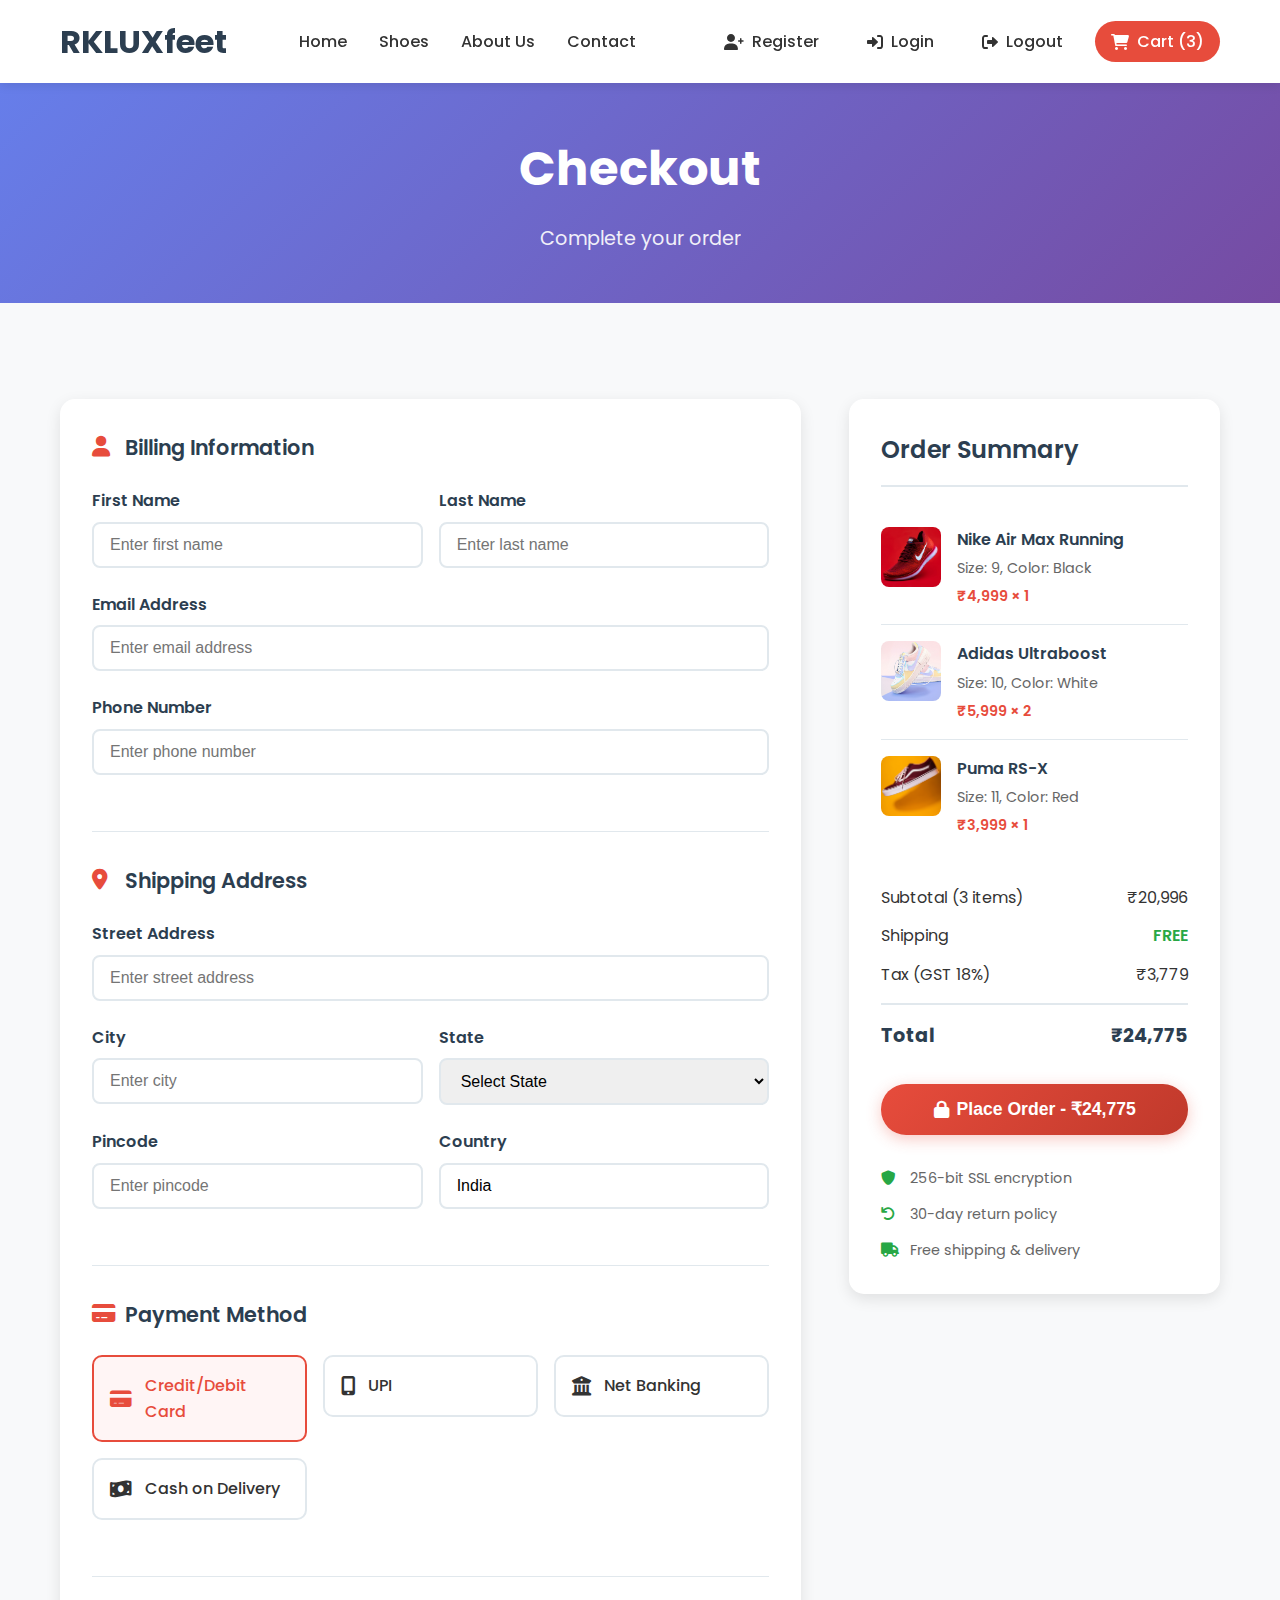
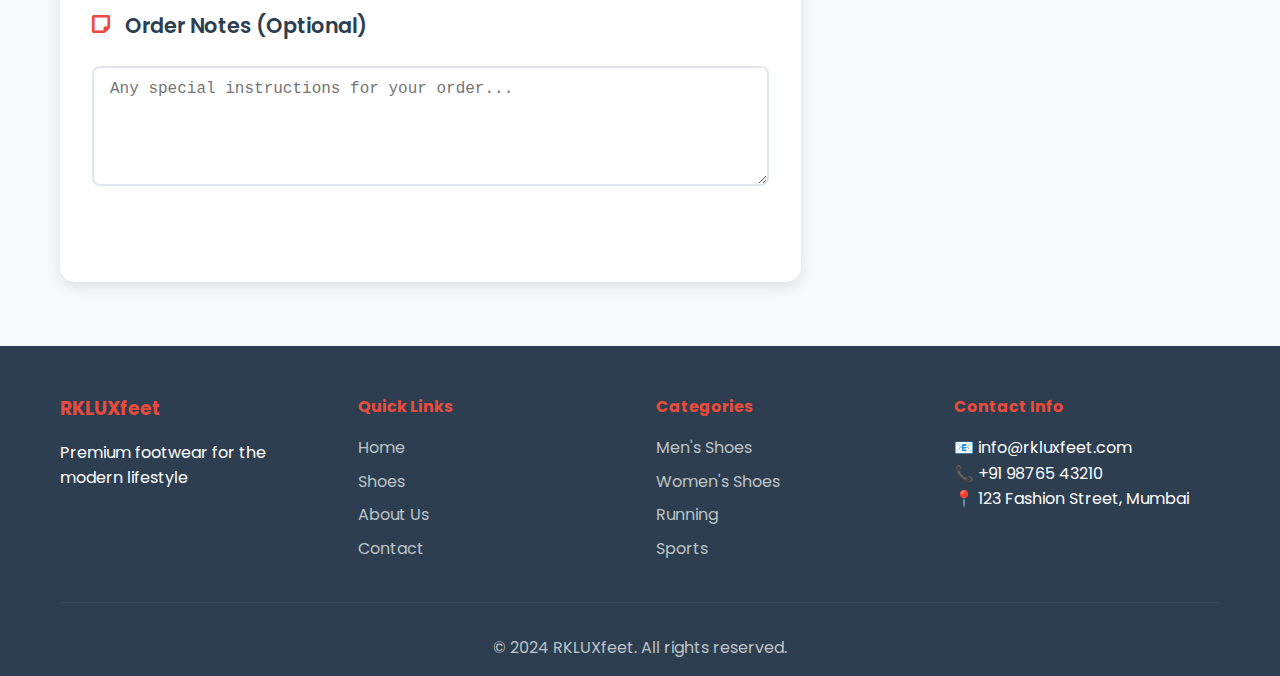
<file: tmp/checkout.html>
<!DOCTYPE html>
<html lang="en">
<head>
    <meta charset="UTF-8">
    <meta name="viewport" content="width=device-width, initial-scale=1.0">
    <title>Checkout - RKLUXfeet</title>
    <link rel="stylesheet" href="styles.css">
    <link href="https://fonts.googleapis.com/css2?family=Poppins:wght@300;400;500;600;700&display=swap" rel="stylesheet">
    <link rel="stylesheet" href="https://cdnjs.cloudflare.com/ajax/libs/font-awesome/6.0.0/css/all.min.css">
</head>
<body>
    <!-- Header -->
    <header class="header">
        <div class="container">
            <div class="nav-brand">
                <h1 class="logo">RKLUXfeet</h1>
            </div>
            <nav class="nav-menu">
                <ul class="nav-list">
                    <li><a href="index.html" class="nav-link">Home</a></li>
                    <li><a href="shoes.html" class="nav-link">Shoes</a></li>
                    <li><a href="about.html" class="nav-link">About Us</a></li>
                    <li><a href="contact.html" class="nav-link">Contact</a></li>
                </ul>
            </nav>
            <div class="nav-actions">
                <a href="register.html" class="nav-action"><i class="fas fa-user-plus"></i> Register</a>
                <a href="login.html" class="nav-action"><i class="fas fa-sign-in-alt"></i> Login</a>
                <a href="logout.html" class="nav-action"><i class="fas fa-sign-out-alt"></i> Logout</a>
                <a href="cart.html" class="nav-action cart-icon"><i class="fas fa-shopping-cart"></i> Cart (3)</a>
            </div>
        </div>
    </header>

    <!-- Page Header -->
    <section class="page-header">
        <div class="container">
            <h1 class="page-title">Checkout</h1>
            <p class="page-subtitle">Complete your order</p>
        </div>
    </section>

    <!-- Checkout Section -->
    <section class="checkout-section">
        <div class="container">
            <div class="checkout-content">
                <!-- Checkout Form -->
                <div class="checkout-form-container">
                    <form class="checkout-form">
                        <!-- Billing Information -->
                        <div class="checkout-section-card">
                            <h3 class="checkout-section-title">
                                <i class="fas fa-user"></i>
                                Billing Information
                            </h3>
                            <div class="form-row">
                                <div class="form-group">
                                    <label for="first-name" class="form-label">First Name</label>
                                    <input type="text" id="first-name" name="first_name" class="form-input" placeholder="Enter first name" required>
                                </div>
                                <div class="form-group">
                                    <label for="last-name" class="form-label">Last Name</label>
                                    <input type="text" id="last-name" name="last_name" class="form-input" placeholder="Enter last name" required>
                                </div>
                            </div>
                            <div class="form-group">
                                <label for="email" class="form-label">Email Address</label>
                                <input type="email" id="email" name="email" class="form-input" placeholder="Enter email address" required>
                            </div>
                            <div class="form-group">
                                <label for="phone" class="form-label">Phone Number</label>
                                <input type="tel" id="phone" name="phone" class="form-input" placeholder="Enter phone number" required>
                            </div>
                        </div>

                        <!-- Shipping Address -->
                        <div class="checkout-section-card">
                            <h3 class="checkout-section-title">
                                <i class="fas fa-map-marker-alt"></i>
                                Shipping Address
                            </h3>
                            <div class="form-group">
                                <label for="address" class="form-label">Street Address</label>
                                <input type="text" id="address" name="address" class="form-input" placeholder="Enter street address" required>
                            </div>
                            <div class="form-row">
                                <div class="form-group">
                                    <label for="city" class="form-label">City</label>
                                    <input type="text" id="city" name="city" class="form-input" placeholder="Enter city" required>
                                </div>
                                <div class="form-group">
                                    <label for="state" class="form-label">State</label>
                                    <select id="state" name="state" class="form-input" required>
                                        <option value="">Select State</option>
                                        <option value="MH">Maharashtra</option>
                                        <option value="DL">Delhi</option>
                                        <option value="KA">Karnataka</option>
                                        <option value="TN">Tamil Nadu</option>
                                        <option value="GJ">Gujarat</option>
                                        <option value="UP">Uttar Pradesh</option>
                                        <option value="WB">West Bengal</option>
                                        <option value="RJ">Rajasthan</option>
                                    </select>
                                </div>
                            </div>
                            <div class="form-row">
                                <div class="form-group">
                                    <label for="pincode" class="form-label">Pincode</label>
                                    <input type="text" id="pincode" name="pincode" class="form-input" placeholder="Enter pincode" required>
                                </div>
                                <div class="form-group">
                                    <label for="country" class="form-label">Country</label>
                                    <input type="text" id="country" name="country" class="form-input" value="India" readonly>
                                </div>
                            </div>
                        </div>

                        <!-- Payment Method -->
                        <div class="checkout-section-card">
                            <h3 class="checkout-section-title">
                                <i class="fas fa-credit-card"></i>
                                Payment Method
                            </h3>
                            <div class="payment-methods">
                                <div class="payment-option">
                                    <input type="radio" id="card" name="payment_method" value="card" checked>
                                    <label for="card" class="payment-label">
                                        <i class="fas fa-credit-card"></i>
                                        Credit/Debit Card
                                    </label>
                                </div>
                                <div class="payment-option">
                                    <input type="radio" id="upi" name="payment_method" value="upi">
                                    <label for="upi" class="payment-label">
                                        <i class="fas fa-mobile-alt"></i>
                                        UPI
                                    </label>
                                </div>
                                <div class="payment-option">
                                    <input type="radio" id="netbanking" name="payment_method" value="netbanking">
                                    <label for="netbanking" class="payment-label">
                                        <i class="fas fa-university"></i>
                                        Net Banking
                                    </label>
                                </div>
                                <div class="payment-option">
                                    <input type="radio" id="cod" name="payment_method" value="cod">
                                    <label for="cod" class="payment-label">
                                        <i class="fas fa-money-bill-wave"></i>
                                        Cash on Delivery
                                    </label>
                                </div>
                            </div>

                            <!-- Card Details (shown when card is selected) -->
                            <div class="card-details" id="card-details">
                                <div class="form-group">
                                    <label for="card-number" class="form-label">Card Number</label>
                                    <input type="text" id="card-number" name="card_number" class="form-input" placeholder="1234 5678 9012 3456">
                                </div>
                                <div class="form-row">
                                    <div class="form-group">
                                        <label for="expiry" class="form-label">Expiry Date</label>
                                        <input type="text" id="expiry" name="expiry" class="form-input" placeholder="MM/YY">
                                    </div>
                                    <div class="form-group">
                                        <label for="cvv" class="form-label">CVV</label>
                                        <input type="text" id="cvv" name="cvv" class="form-input" placeholder="123">
                                    </div>
                                </div>
                                <div class="form-group">
                                    <label for="card-name" class="form-label">Name on Card</label>
                                    <input type="text" id="card-name" name="card_name" class="form-input" placeholder="Enter name as on card">
                                </div>
                            </div>
                        </div>

                        <!-- Order Notes -->
                        <div class="checkout-section-card">
                            <h3 class="checkout-section-title">
                                <i class="fas fa-sticky-note"></i>
                                Order Notes (Optional)
                            </h3>
                            <div class="form-group">
                                <textarea id="order-notes" name="order_notes" class="form-textarea" placeholder="Any special instructions for your order..." rows="3"></textarea>
                            </div>
                        </div>
                    </form>
                </div>

                <!-- Order Summary -->
                <div class="order-summary">
                    <div class="summary-card">
                        <h3 class="summary-title">Order Summary</h3>
                        
                        <!-- Order Items -->
                        <div class="order-items">
                            <div class="order-item">
                                <div class="order-item-image">
                                    <img src="images/mens-running-1.jpg" alt="Nike Air Max">
                                </div>
                                <div class="order-item-details">
                                    <h4 class="order-item-name">Nike Air Max Running</h4>
                                    <p class="order-item-specs">Size: 9, Color: Black</p>
                                    <p class="order-item-price">₹4,999 × 1</p>
                                </div>
                            </div>
                            
                            <div class="order-item">
                                <div class="order-item-image">
                                    <img src="images/mens-sports-1.jpg" alt="Adidas Ultraboost">
                                </div>
                                <div class="order-item-details">
                                    <h4 class="order-item-name">Adidas Ultraboost</h4>
                                    <p class="order-item-specs">Size: 10, Color: White</p>
                                    <p class="order-item-price">₹5,999 × 2</p>
                                </div>
                            </div>
                            
                            <div class="order-item">
                                <div class="order-item-image">
                                    <img src="images/mens-casual-1.jpg" alt="Puma RS-X">
                                </div>
                                <div class="order-item-details">
                                    <h4 class="order-item-name">Puma RS-X</h4>
                                    <p class="order-item-specs">Size: 11, Color: Red</p>
                                    <p class="order-item-price">₹3,999 × 1</p>
                                </div>
                            </div>
                        </div>

                        <!-- Price Breakdown -->
                        <div class="price-breakdown">
                            <div class="price-row">
                                <span>Subtotal (3 items)</span>
                                <span>₹20,996</span>
                            </div>
                            <div class="price-row">
                                <span>Shipping</span>
                                <span class="free-shipping">FREE</span>
                            </div>
                            <div class="price-row">
                                <span>Tax (GST 18%)</span>
                                <span>₹3,779</span>
                            </div>
                            <div class="price-row total">
                                <span>Total</span>
                                <span>₹24,775</span>
                            </div>
                        </div>

                        <!-- Place Order Button -->
                        <button type="submit" class="btn btn-primary place-order-btn">
                            <i class="fas fa-lock"></i>
                            Place Order - ₹24,775
                        </button>

                        <!-- Security Features -->
                        <div class="security-features">
                            <div class="security-item">
                                <i class="fas fa-shield-alt"></i>
                                <span>256-bit SSL encryption</span>
                            </div>
                            <div class="security-item">
                                <i class="fas fa-undo"></i>
                                <span>30-day return policy</span>
                            </div>
                            <div class="security-item">
                                <i class="fas fa-truck"></i>
                                <span>Free shipping & delivery</span>
                            </div>
                        </div>
                    </div>
                </div>
            </div>
        </div>
    </section>

    <!-- Footer -->
    <footer class="footer">
        <div class="container">
            <div class="footer-content">
                <div class="footer-section">
                    <h3>RKLUXfeet</h3>
                    <p>Premium footwear for the modern lifestyle</p>
                </div>
                <div class="footer-section">
                    <h4>Quick Links</h4>
                    <ul>
                        <li><a href="index.html">Home</a></li>
                        <li><a href="shoes.html">Shoes</a></li>
                        <li><a href="about.html">About Us</a></li>
                        <li><a href="contact.html">Contact</a></li>
                    </ul>
                </div>
                <div class="footer-section">
                    <h4>Categories</h4>
                    <ul>
                        <li><a href="shoes.html#men">Men's Shoes</a></li>
                        <li><a href="shoes.html#women">Women's Shoes</a></li>
                        <li><a href="shoes.html#running">Running</a></li>
                        <li><a href="shoes.html#sports">Sports</a></li>
                    </ul>
                </div>
                <div class="footer-section">
                    <h4>Contact Info</h4>
                    <p>📧 info@rkluxfeet.com</p>
                    <p>📞 +91 98765 43210</p>
                    <p>📍 123 Fashion Street, Mumbai</p>
                </div>
            </div>
            <div class="footer-bottom">
                <p>&copy; 2024 RKLUXfeet. All rights reserved.</p>
            </div>
        </div>
    </footer>
</body>
</html>
</file>
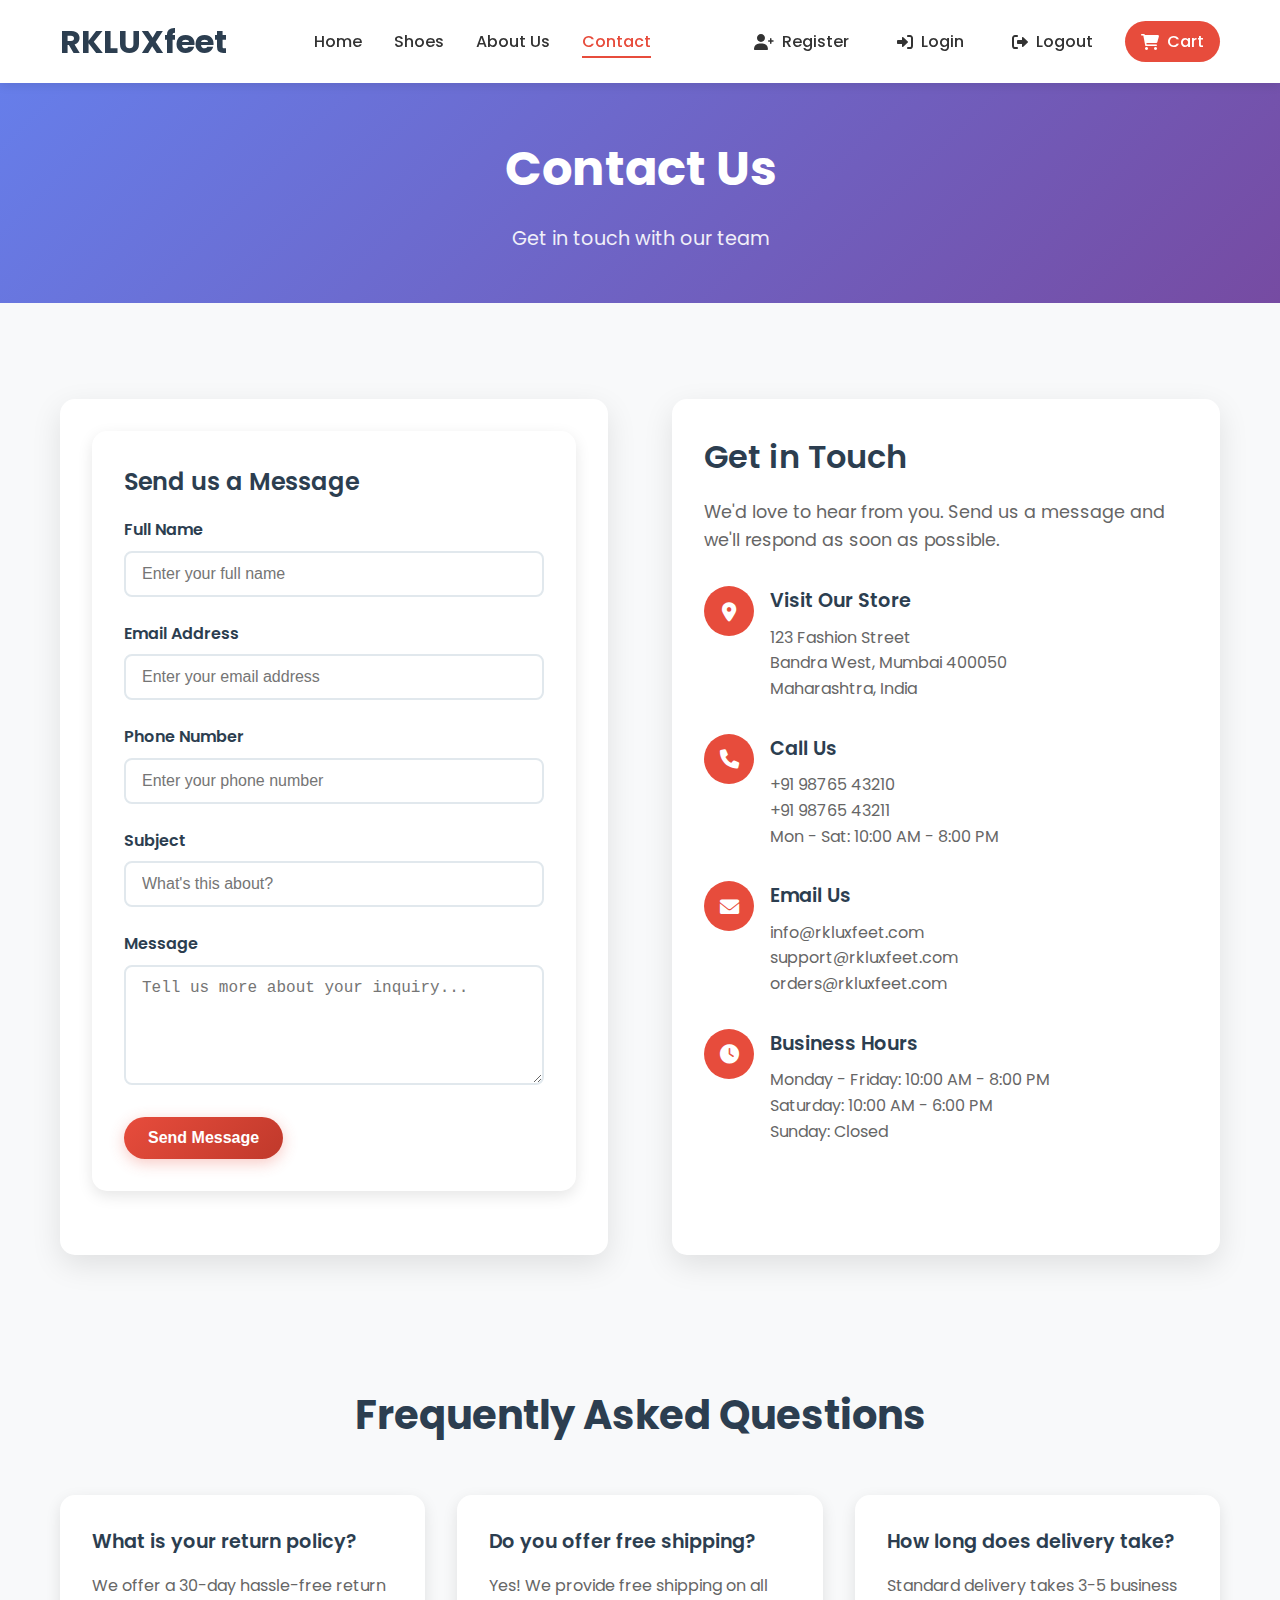
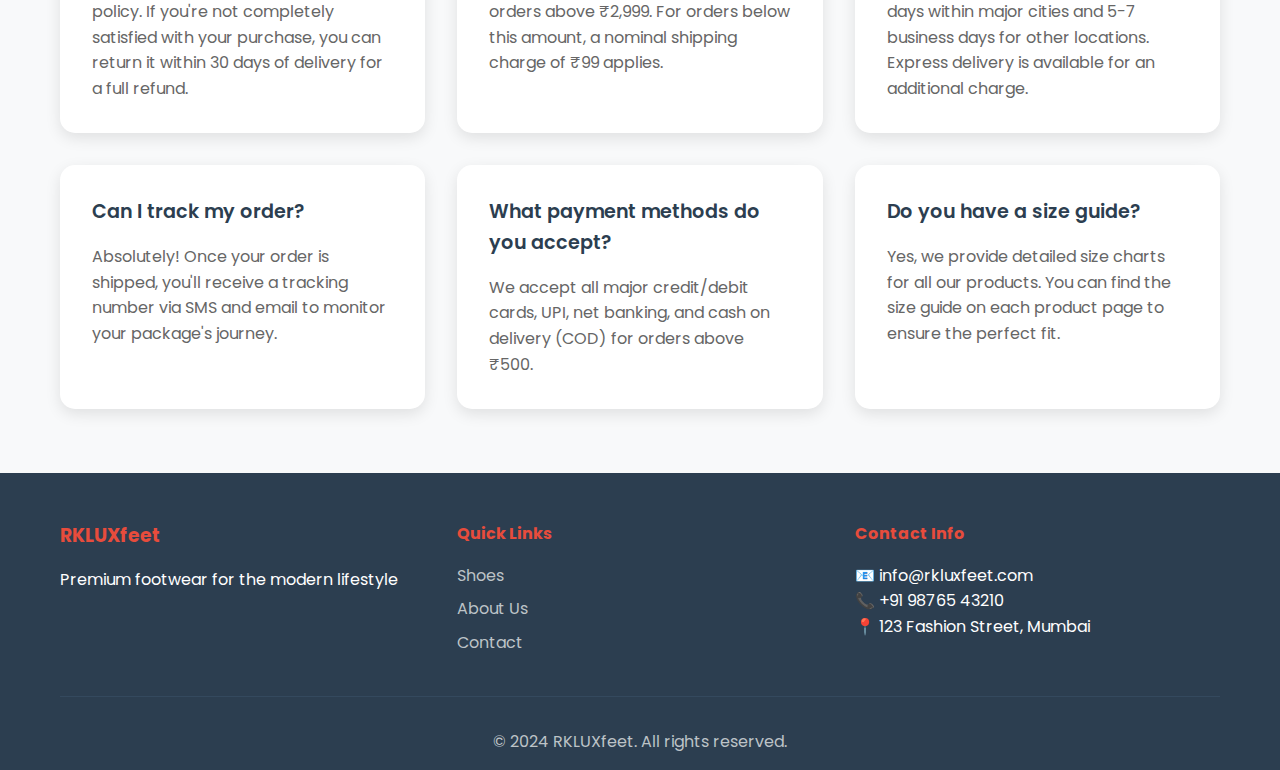
<file: tmp/contact.html>
<!DOCTYPE html>
<html lang="en">
<head>
    <meta charset="UTF-8">
    <meta name="viewport" content="width=device-width, initial-scale=1.0">
    <title>Contact Us - RKLUXfeet</title>
    <link rel="stylesheet" href="styles.css">
    <link href="https://fonts.googleapis.com/css2?family=Poppins:wght@300;400;500;600;700&display=swap" rel="stylesheet">
    <link rel="stylesheet" href="https://cdnjs.cloudflare.com/ajax/libs/font-awesome/6.0.0/css/all.min.css">
</head>
<body>
    <!-- Header -->
    <header class="header">
        <div class="container">
            <div class="nav-brand">
                <h1 class="logo">RKLUXfeet</h1>
            </div>
            <nav class="nav-menu">
                <ul class="nav-list">
                    <li><a href="/index.aspx" class="nav-link">Home</a></li>
                    <li><a href="/shoes.aspx" class="nav-link">Shoes</a></li>
                    <li><a href="about.html" class="nav-link">About Us</a></li>
                    <li><a href="contact.html" class="nav-link active">Contact</a></li>
                </ul>
            </nav>
            <div class="nav-actions">
                <a href="register.html" class="nav-action"><i class="fas fa-user-plus"></i> Register</a>
                <a href="login.html" class="nav-action"><i class="fas fa-sign-in-alt"></i> Login</a>
                <a href="logout.html" class="nav-action"><i class="fas fa-sign-out-alt"></i> Logout</a>
                <a href="cart.html" class="nav-action cart-icon"><i class="fas fa-shopping-cart"></i> Cart</a>
            </div>
        </div>
    </header>

    <!-- Page Header -->
    <section class="page-header">
        <div class="container">
            <h1 class="page-title">Contact Us</h1>
            <p class="page-subtitle">Get in touch with our team</p>
        </div>
    </section>

    <!-- Contact Section -->
    <section class="contact-section">
        <div class="container">
            <div class="contact-content">
                <!-- Contact Form -->
                <div class="contact-form-container">
                    <div class="card">
                        <h2 class="card-title">Send us a Message</h2>
                        <form class="contact-form">
                            <div class="form-group">
                                <label for="name" class="form-label">Full Name</label>
                                <input type="text" id="name" name="name" class="form-input" placeholder="Enter your full name" required>
                            </div>
                            <div class="form-group">
                                <label for="email" class="form-label">Email Address</label>
                                <input type="email" id="email" name="email" class="form-input" placeholder="Enter your email address" required>
                            </div>
                            <div class="form-group">
                                <label for="phone" class="form-label">Phone Number</label>
                                <input type="tel" id="phone" name="phone" class="form-input" placeholder="Enter your phone number">
                            </div>
                            <div class="form-group">
                                <label for="subject" class="form-label">Subject</label>
                                <input type="text" id="subject" name="subject" class="form-input" placeholder="What's this about?" required>
                            </div>
                            <div class="form-group">
                                <label for="message" class="form-label">Message</label>
                                <textarea id="message" name="message" class="form-textarea" placeholder="Tell us more about your inquiry..." required></textarea>
                            </div>
                            <button type="submit" class="btn btn-primary">Send Message</button>
                        </form>
                    </div>
                </div>

                <!-- Contact Information -->
                <div class="contact-info-container">
                    <div class="contact-info">
                        <h2 class="contact-info-title">Get in Touch</h2>
                        <p class="contact-info-description">
                            We'd love to hear from you. Send us a message and we'll respond as soon as possible.
                        </p>
                        
                        <div class="contact-details">
                            <div class="contact-item">
                                <div class="contact-icon">
                                    <i class="fas fa-map-marker-alt"></i>
                                </div>
                                <div class="contact-text">
                                    <h4>Visit Our Store</h4>
                                    <p>123 Fashion Street<br>Bandra West, Mumbai 400050<br>Maharashtra, India</p>
                                </div>
                            </div>
                            
                            <div class="contact-item">
                                <div class="contact-icon">
                                    <i class="fas fa-phone"></i>
                                </div>
                                <div class="contact-text">
                                    <h4>Call Us</h4>
                                    <p>+91 98765 43210<br>+91 98765 43211<br>Mon - Sat: 10:00 AM - 8:00 PM</p>
                                </div>
                            </div>
                            
                            <div class="contact-item">
                                <div class="contact-icon">
                                    <i class="fas fa-envelope"></i>
                                </div>
                                <div class="contact-text">
                                    <h4>Email Us</h4>
                                    <p>info@rkluxfeet.com<br>support@rkluxfeet.com<br>orders@rkluxfeet.com</p>
                                </div>
                            </div>
                            
                            <div class="contact-item">
                                <div class="contact-icon">
                                    <i class="fas fa-clock"></i>
                                </div>
                                <div class="contact-text">
                                    <h4>Business Hours</h4>
                                    <p>Monday - Friday: 10:00 AM - 8:00 PM<br>Saturday: 10:00 AM - 6:00 PM<br>Sunday: Closed</p>
                                </div>
                            </div>
                        </div>
                    </div>
                </div>
            </div>
        </div>
    </section>

   

    <!-- FAQ Section -->
    <section class="faq-section">
        <div class="container">
            <h2 class="section-title">Frequently Asked Questions</h2>
            <div class="faq-grid">
                <div class="faq-item">
                    <h4 class="faq-question">What is your return policy?</h4>
                    <p class="faq-answer">We offer a 30-day hassle-free return policy. If you're not completely satisfied with your purchase, you can return it within 30 days of delivery for a full refund.</p>
                </div>
                <div class="faq-item">
                    <h4 class="faq-question">Do you offer free shipping?</h4>
                    <p class="faq-answer">Yes! We provide free shipping on all orders above ₹2,999. For orders below this amount, a nominal shipping charge of ₹99 applies.</p>
                </div>
                <div class="faq-item">
                    <h4 class="faq-question">How long does delivery take?</h4>
                    <p class="faq-answer">Standard delivery takes 3-5 business days within major cities and 5-7 business days for other locations. Express delivery is available for an additional charge.</p>
                </div>
                <div class="faq-item">
                    <h4 class="faq-question">Can I track my order?</h4>
                    <p class="faq-answer">Absolutely! Once your order is shipped, you'll receive a tracking number via SMS and email to monitor your package's journey.</p>
                </div>
                <div class="faq-item">
                    <h4 class="faq-question">What payment methods do you accept?</h4>
                    <p class="faq-answer">We accept all major credit/debit cards, UPI, net banking, and cash on delivery (COD) for orders above ₹500.</p>
                </div>
                <div class="faq-item">
                    <h4 class="faq-question">Do you have a size guide?</h4>
                    <p class="faq-answer">Yes, we provide detailed size charts for all our products. You can find the size guide on each product page to ensure the perfect fit.</p>
                </div>
            </div>
        </div>
    </section>

    <!-- Footer -->
    <footer class="footer">
        <div class="container">
            <div class="footer-content">
                <div class="footer-section">
                    <h3>RKLUXfeet</h3>
                    <p>Premium footwear for the modern lifestyle</p>
                </div>
                <div class="footer-section">
                    <h4>Quick Links</h4>
                    <ul>
                        <li><a href="/index.aspx>Home</a></li>
                        <li><a href="/shoes.aspx">Shoes</a></li>
                        <li><a href="about.html">About Us</a></li>
                        <li><a href="contact.html">Contact</a></li>
                    </ul>
                </div>
                <div class="footer-section">
                    <h4>Contact Info</h4>
                    <p>📧 info@rkluxfeet.com</p>
                    <p>📞 +91 98765 43210</p>
                    <p>📍 123 Fashion Street, Mumbai</p>
                </div>
            </div>
            <div class="footer-bottom">
                <p>&copy; 2024 RKLUXfeet. All rights reserved.</p>
            </div>
        </div>
    </footer>
</body>
</html>
</file>
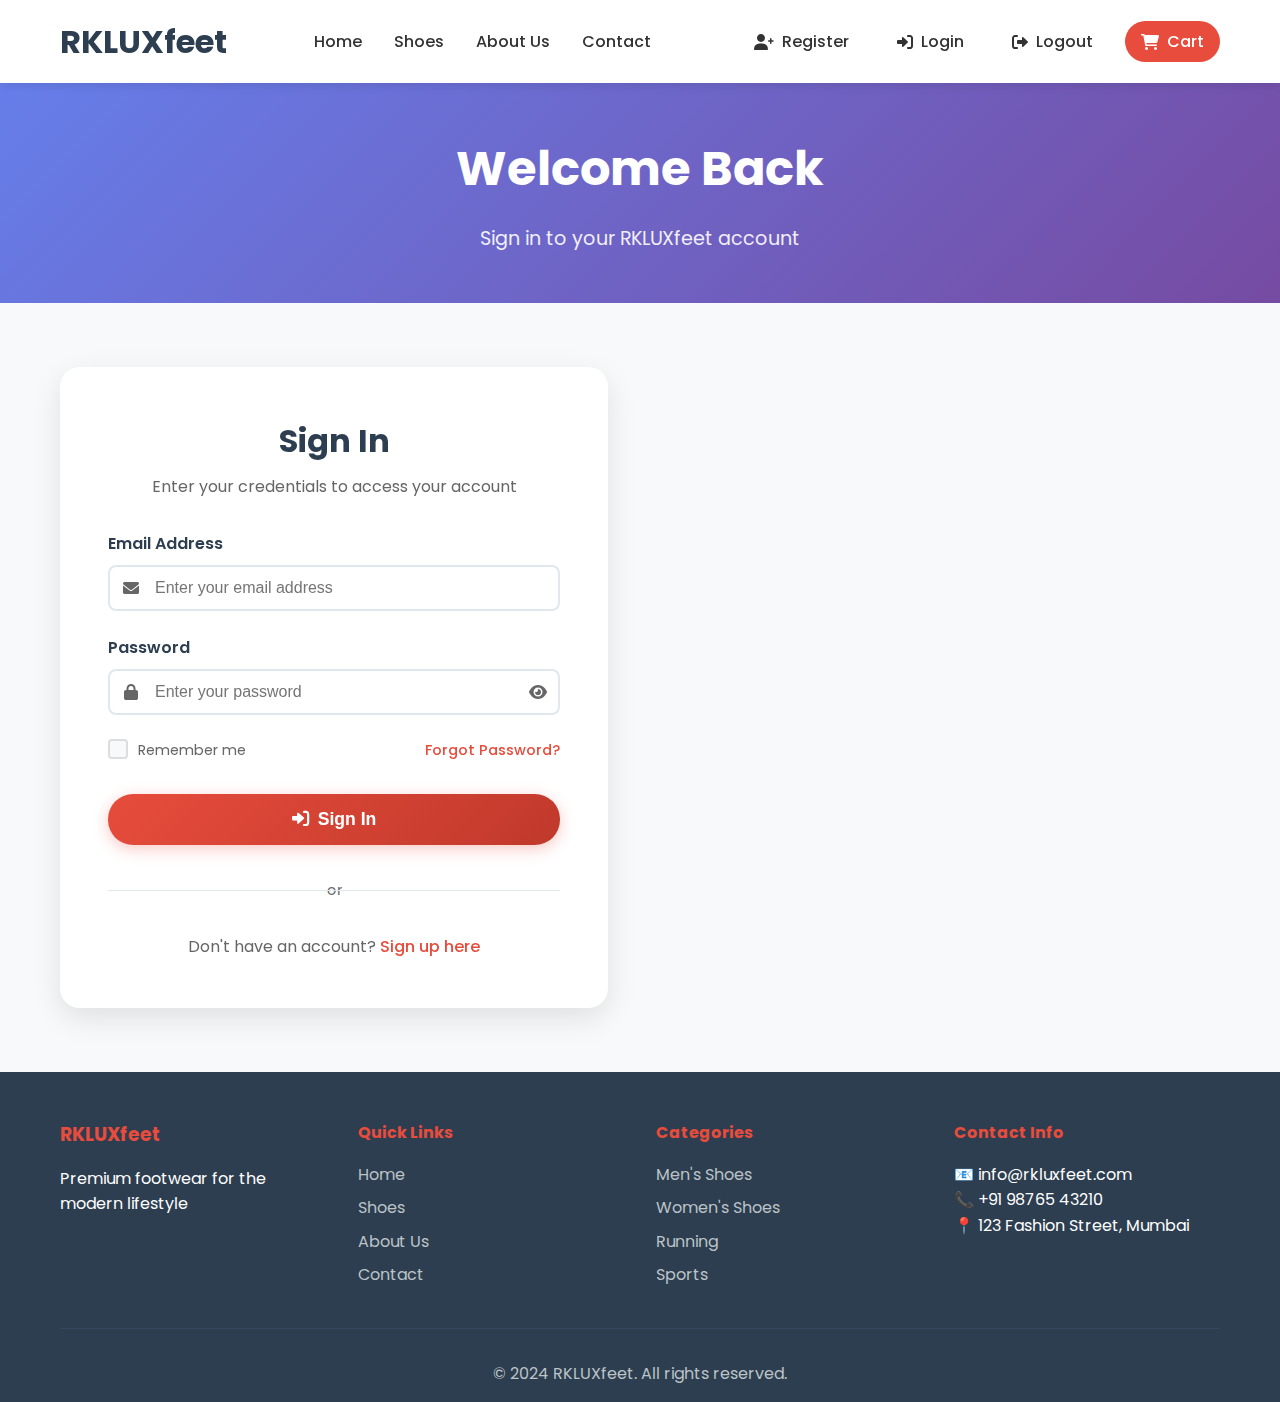
<file: tmp/login.html>
<!DOCTYPE html>
<html lang="en">
<head>
    <meta charset="UTF-8">
    <meta name="viewport" content="width=device-width, initial-scale=1.0">
    <title>Login - RKLUXfeet</title>
    <link rel="stylesheet" href="styles.css">
    <link href="https://fonts.googleapis.com/css2?family=Poppins:wght@300;400;500;600;700&display=swap" rel="stylesheet">
    <link rel="stylesheet" href="https://cdnjs.cloudflare.com/ajax/libs/font-awesome/6.0.0/css/all.min.css">
</head>
<body>
    <!-- Header -->
    <header class="header">
        <div class="container">
            <div class="nav-brand">
                <h1 class="logo">RKLUXfeet</h1>
            </div>
            <nav class="nav-menu">
                <ul class="nav-list">
                    <li><a href="index.html" class="nav-link">Home</a></li>
                    <li><a href="shoes.html" class="nav-link">Shoes</a></li>
                    <li><a href="about.html" class="nav-link">About Us</a></li>
                    <li><a href="contact.html" class="nav-link">Contact</a></li>
                </ul>
            </nav>
            <div class="nav-actions">
                <a href="register.html" class="nav-action"><i class="fas fa-user-plus"></i> Register</a>
                <a href="login.html" class="nav-action active"><i class="fas fa-sign-in-alt"></i> Login</a>
                <a href="logout.html" class="nav-action"><i class="fas fa-sign-out-alt"></i> Logout</a>
                <a href="cart.html" class="nav-action cart-icon"><i class="fas fa-shopping-cart"></i> Cart</a>
            </div>
        </div>
    </header>

    <!-- Page Header -->
    <section class="page-header">
        <div class="container">
            <h1 class="page-title">Welcome Back</h1>
            <p class="page-subtitle">Sign in to your RKLUXfeet account</p>
        </div>
    </section>

    <!-- Login Section -->
    <section class="auth-section">
        <div class="container">
            <div class="auth-container">
                <div class="auth-card">
                    <div class="auth-header">
                        <h2 class="auth-title">Sign In</h2>
                        <p class="auth-subtitle">Enter your credentials to access your account</p>
                    </div>

                    <form class="auth-form">
                        <div class="form-group">
                            <label for="email" class="form-label">Email Address</label>
                            <div class="input-group">
                                <i class="fas fa-envelope input-icon"></i>
                                <input type="email" id="email" name="email" class="form-input" placeholder="Enter your email address" required>
                            </div>
                        </div>

                        <div class="form-group">
                            <label for="password" class="form-label">Password</label>
                            <div class="input-group">
                                <i class="fas fa-lock input-icon"></i>
                                <input type="password" id="password" name="password" class="form-input" placeholder="Enter your password" required>
                                <i class="fas fa-eye password-toggle" onclick="togglePassword()"></i>
                            </div>
                        </div>

                        <div class="form-options">
                            <label class="checkbox-container">
                                <input type="checkbox" name="remember">
                                <span class="checkmark"></span>
                                Remember me
                            </label>
                            <a href="#" class="forgot-password">Forgot Password?</a>
                        </div>

                        <button type="submit" class="btn btn-primary auth-btn">
                            <i class="fas fa-sign-in-alt"></i>
                            Sign In
                        </button>
                    </form>

                    <div class="auth-divider">
                        <span>or</span>
                    </div>

                    <div class="auth-footer">
                        <p>Don't have an account? <a href="register.html" class="auth-link">Sign up here</a></p>
                    </div>
                </div>
</div>
</div>
</section>

     

    <!-- Footer -->
    <footer class="footer">
        <div class="container">
            <div class="footer-content">
                <div class="footer-section">
                    <h3>RKLUXfeet</h3>
                    <p>Premium footwear for the modern lifestyle</p>
                </div>
                <div class="footer-section">
                    <h4>Quick Links</h4>
                    <ul>
                        <li><a href="index.html">Home</a></li>
                        <li><a href="shoes.html">Shoes</a></li>
                        <li><a href="about.html">About Us</a></li>
                        <li><a href="contact.html">Contact</a></li>
                    </ul>
                </div>
                <div class="footer-section">
                    <h4>Categories</h4>
                    <ul>
                        <li><a href="shoes.html#men">Men's Shoes</a></li>
                        <li><a href="shoes.html#women">Women's Shoes</a></li>
                        <li><a href="shoes.html#running">Running</a></li>
                        <li><a href="shoes.html#sports">Sports</a></li>
                    </ul>
                </div>
                <div class="footer-section">
                    <h4>Contact Info</h4>
                    <p>📧 info@rkluxfeet.com</p>
                    <p>📞 +91 98765 43210</p>
                    <p>📍 123 Fashion Street, Mumbai</p>
                </div>
            </div>
            <div class="footer-bottom">
                <p>&copy; 2024 RKLUXfeet. All rights reserved.</p>
            </div>
        </div>
    </footer>

    <script>
        function togglePassword() {
            const passwordInput = document.getElementById('password');
            const toggleIcon = document.querySelector('.password-toggle');
            
            if (passwordInput.type === 'password') {
                passwordInput.type = 'text';
                toggleIcon.classList.remove('fa-eye');
                toggleIcon.classList.add('fa-eye-slash');
            } else {
                passwordInput.type = 'password';
                toggleIcon.classList.remove('fa-eye-slash');
                toggleIcon.classList.add('fa-eye');
            }
        }
    </script>
</body>
</html>
</file>
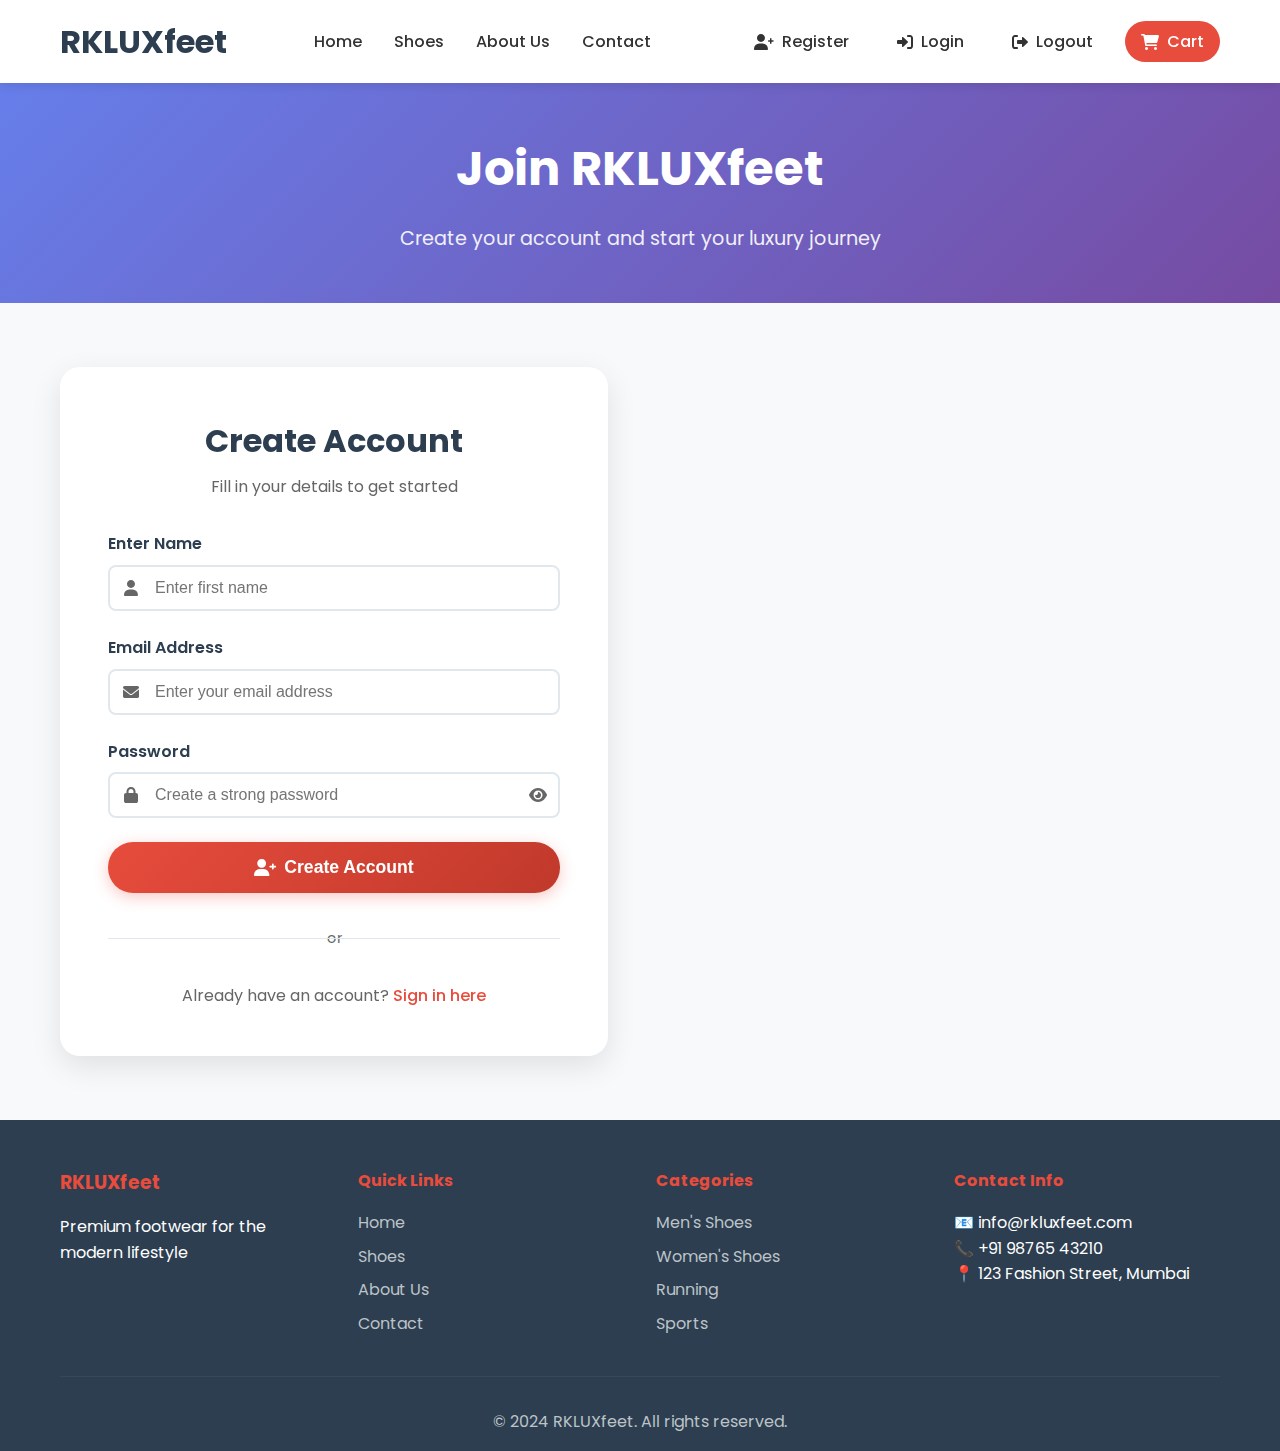
<file: tmp/register.html>
<!DOCTYPE html>
<html lang="en">
<head>
    <meta charset="UTF-8">
    <meta name="viewport" content="width=device-width, initial-scale=1.0">
    <title>Register - RKLUXfeet</title>
    <link rel="stylesheet" href="styles.css">
    <link href="https://fonts.googleapis.com/css2?family=Poppins:wght@300;400;500;600;700&display=swap" rel="stylesheet">
    <link rel="stylesheet" href="https://cdnjs.cloudflare.com/ajax/libs/font-awesome/6.0.0/css/all.min.css">
</head>
<body>
    <!-- Header -->
    <header class="header">
        <div class="container">
            <div class="nav-brand">
                <h1 class="logo">RKLUXfeet</h1>
            </div>
            <nav class="nav-menu">
                <ul class="nav-list">
                    <li><a href="index.html" class="nav-link">Home</a></li>
                    <li><a href="shoes.html" class="nav-link">Shoes</a></li>
                    <li><a href="about.html" class="nav-link">About Us</a></li>
                    <li><a href="contact.html" class="nav-link">Contact</a></li>
                </ul>
            </nav>
            <div class="nav-actions">
                <a href="register.html" class="nav-action active"><i class="fas fa-user-plus"></i> Register</a>
                <a href="login.html" class="nav-action"><i class="fas fa-sign-in-alt"></i> Login</a>
                <a href="logout.html" class="nav-action"><i class="fas fa-sign-out-alt"></i> Logout</a>
                <a href="cart.html" class="nav-action cart-icon"><i class="fas fa-shopping-cart"></i> Cart</a>
            </div>
        </div>
    </header>

    <!-- Page Header -->
    <section class="page-header">
        <div class="container">
            <h1 class="page-title">Join RKLUXfeet</h1>
            <p class="page-subtitle">Create your account and start your luxury journey</p>
        </div>
    </section>

    <!-- Register Section -->
    <section class="auth-section">
        <div class="container">
            <div class="auth-container">
                <div class="auth-card">
                    <div class="auth-header">
                        <h2 class="auth-title">Create Account</h2>
                        <p class="auth-subtitle">Fill in your details to get started</p>
                    </div>

                    <form class="auth-form">
            
                            <div class="form-group">
                                <label for="first-name" class="form-label">Enter Name</label>
                                <div class="input-group">
                                    <i class="fas fa-user input-icon"></i>
                                    <input type="text" id="first-name" name="first_name" class="form-input" placeholder="Enter first name" required>
                                </div>
                            </div>
                        

                        <div class="form-group">
                            <label for="email" class="form-label">Email Address</label>
                            <div class="input-group">
                                <i class="fas fa-envelope input-icon"></i>
                                <input type="email" id="email" name="email" class="form-input" placeholder="Enter your email address" required>
                            </div>
                        </div>

                        <div class="form-group">
                            <label for="password" class="form-label">Password</label>
                            <div class="input-group">
                                <i class="fas fa-lock input-icon"></i>
                                <input type="password" id="password" name="password" class="form-input" placeholder="Create a strong password" required>
                                <i class="fas fa-eye password-toggle" onclick="togglePassword()"></i>
                            </div>
                        </div>

                        <button type="submit" class="btn btn-primary auth-btn">
                            <i class="fas fa-user-plus"></i>
                            Create Account
                        </button>
                    </form>

                    <div class="auth-divider">
                        <span>or</span>
                    </div>

                    <div class="auth-footer">
                        <p>Already have an account? <a href="login.html" class="auth-link">Sign in here</a></p>
                    </div>
                </div>

               
    </section>

    <!-- Footer -->
    <footer class="footer">
        <div class="container">
            <div class="footer-content">
                <div class="footer-section">
                    <h3>RKLUXfeet</h3>
                    <p>Premium footwear for the modern lifestyle</p>
                </div>
                <div class="footer-section">
                    <h4>Quick Links</h4>
                    <ul>
                        <li><a href="index.html">Home</a></li>
                        <li><a href="shoes.html">Shoes</a></li>
                        <li><a href="about.html">About Us</a></li>
                        <li><a href="contact.html">Contact</a></li>
                    </ul>
                </div>
                <div class="footer-section">
                    <h4>Categories</h4>
                    <ul>
                        <li><a href="shoes.html#men">Men's Shoes</a></li>
                        <li><a href="shoes.html#women">Women's Shoes</a></li>
                        <li><a href="shoes.html#running">Running</a></li>
                        <li><a href="shoes.html#sports">Sports</a></li>
                    </ul>
                </div>
                <div class="footer-section">
                    <h4>Contact Info</h4>
                    <p>📧 info@rkluxfeet.com</p>
                    <p>📞 +91 98765 43210</p>
                    <p>📍 123 Fashion Street, Mumbai</p>
                </div>
            </div>
            <div class="footer-bottom">
                <p>&copy; 2024 RKLUXfeet. All rights reserved.</p>
            </div>
        </div>
    </footer>

    <script>
        function togglePassword() {
            const passwordInput = document.getElementById('password');
            const toggleIcon = document.querySelector('.password-toggle');
            
            if (passwordInput.type === 'password') {
                passwordInput.type = 'text';
                toggleIcon.classList.remove('fa-eye');
                toggleIcon.classList.add('fa-eye-slash');
            } else {
                passwordInput.type = 'password';
                toggleIcon.classList.remove('fa-eye-slash');
                toggleIcon.classList.add('fa-eye');
            }
        }

        function toggleConfirmPassword() {
            const passwordInput = document.getElementById('confirm-password');
            const toggleIcon = document.querySelectorAll('.password-toggle')[1];
            
            if (passwordInput.type === 'password') {
                passwordInput.type = 'text';
                toggleIcon.classList.remove('fa-eye');
                toggleIcon.classList.add('fa-eye-slash');
            } else {
                passwordInput.type = 'password';
                toggleIcon.classList.remove('fa-eye-slash');
                toggleIcon.classList.add('fa-eye');
            }
        }

        // Password strength indicator
        document.getElementById('password').addEventListener('input', function() {
            const password = this.value;
            const strengthFill = document.getElementById('strength-fill');
            const strengthText = document.getElementById('strength-text');
            
            let strength = 0;
            let strengthLabel = '';
            
            if (password.length >= 8) strength += 25;
            if (/[a-z]/.test(password)) strength += 25;
            if (/[A-Z]/.test(password)) strength += 25;
            if (/[0-9]/.test(password)) strength += 25;
            
            strengthFill.style.width = strength + '%';
            
            if (strength < 25) {
                strengthLabel = 'Very Weak';
                strengthFill.style.backgroundColor = '#dc3545';
            } else if (strength < 50) {
                strengthLabel = 'Weak';
                strengthFill.style.backgroundColor = '#fd7e14';
            } else if (strength < 75) {
                strengthLabel = 'Good';
                strengthFill.style.backgroundColor = '#ffc107';
            } else {
                strengthLabel = 'Strong';
                strengthFill.style.backgroundColor = '#28a745';
            }
            
            strengthText.textContent = strengthLabel;
        });
    </script>
</body>
</html>
</file>
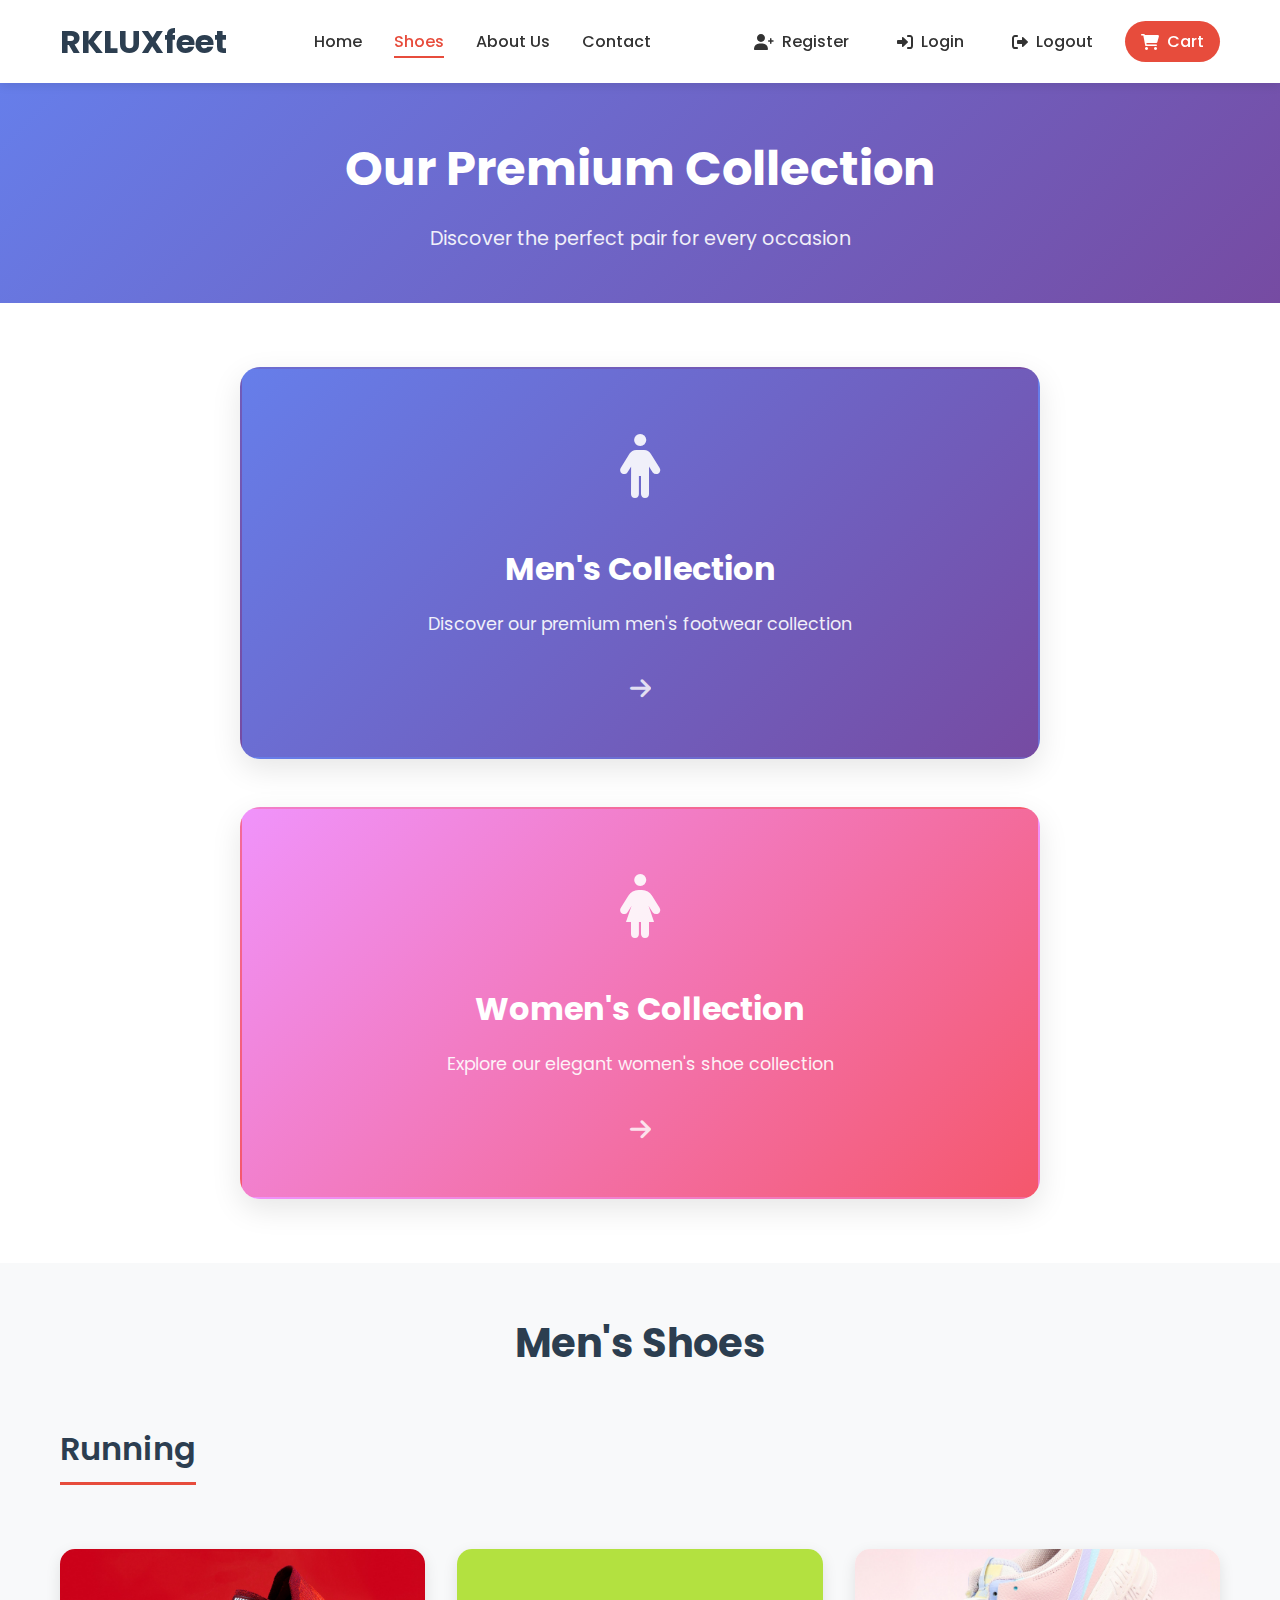
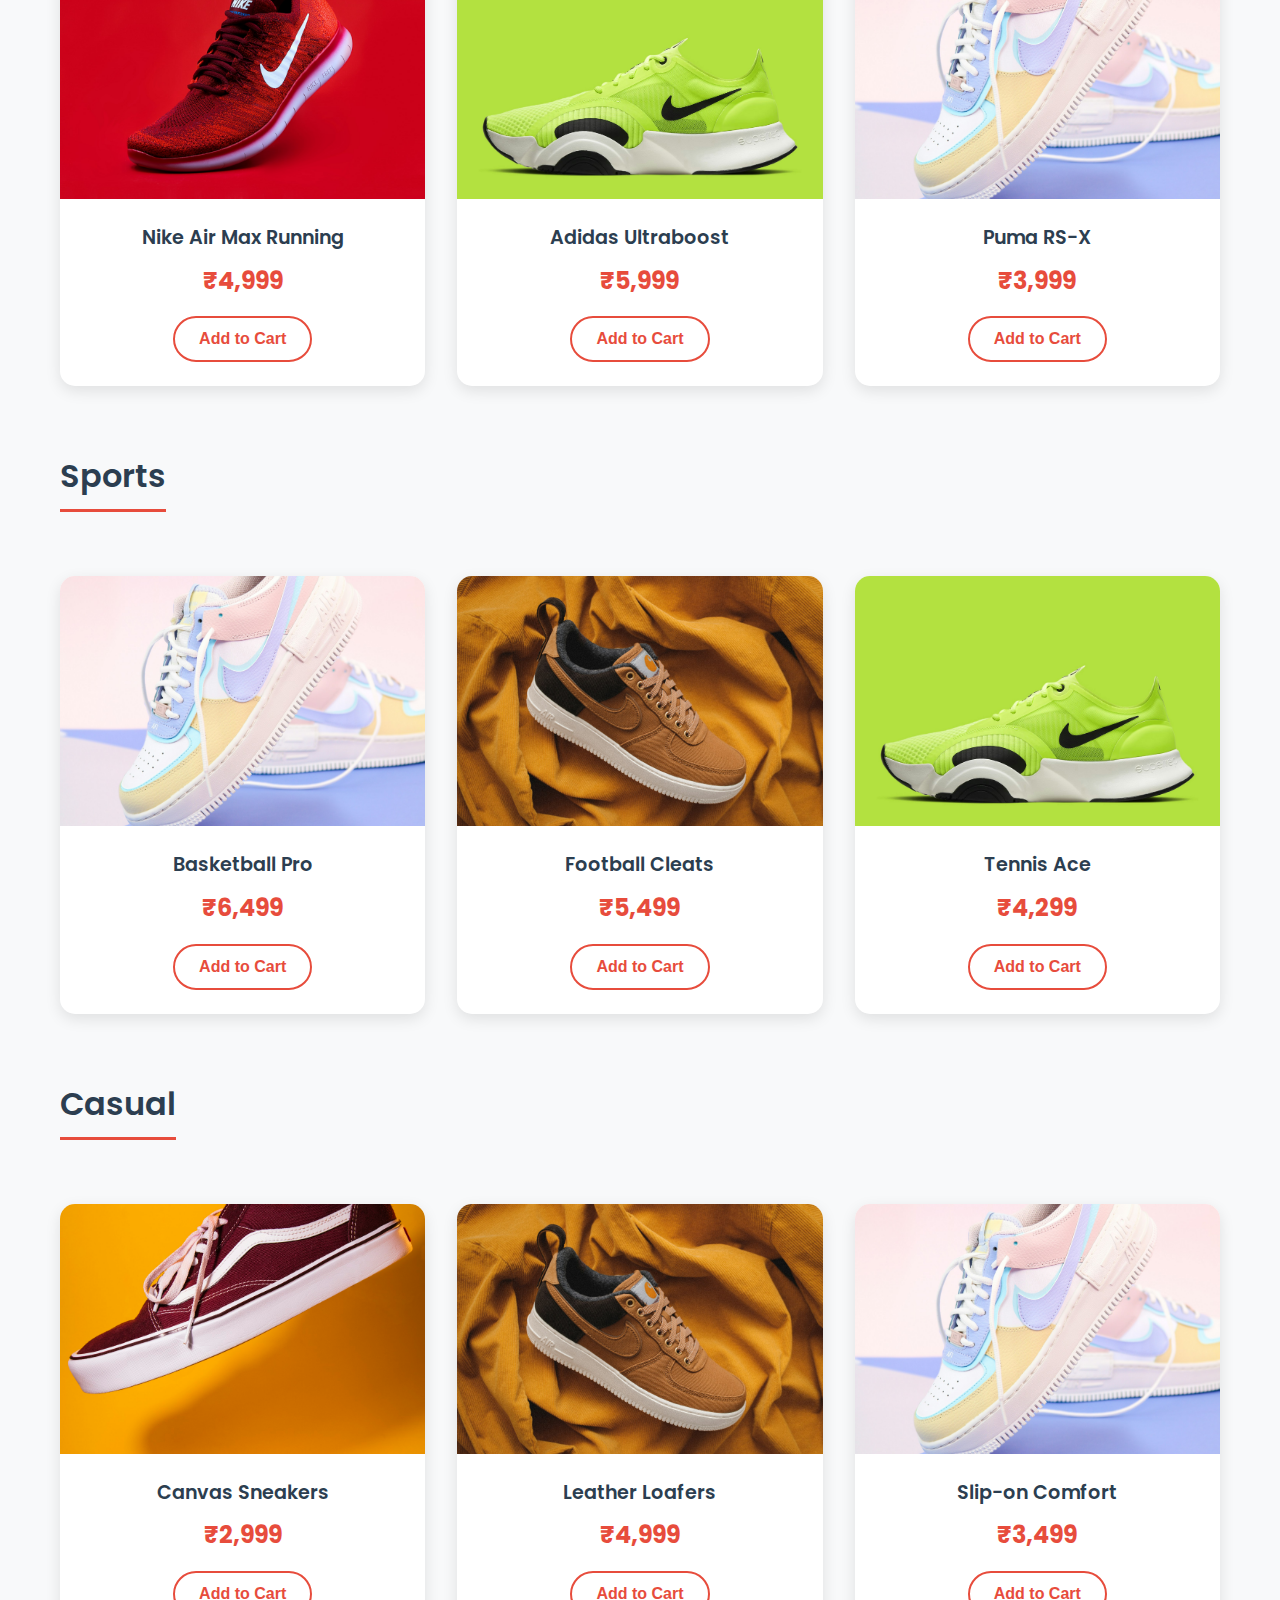
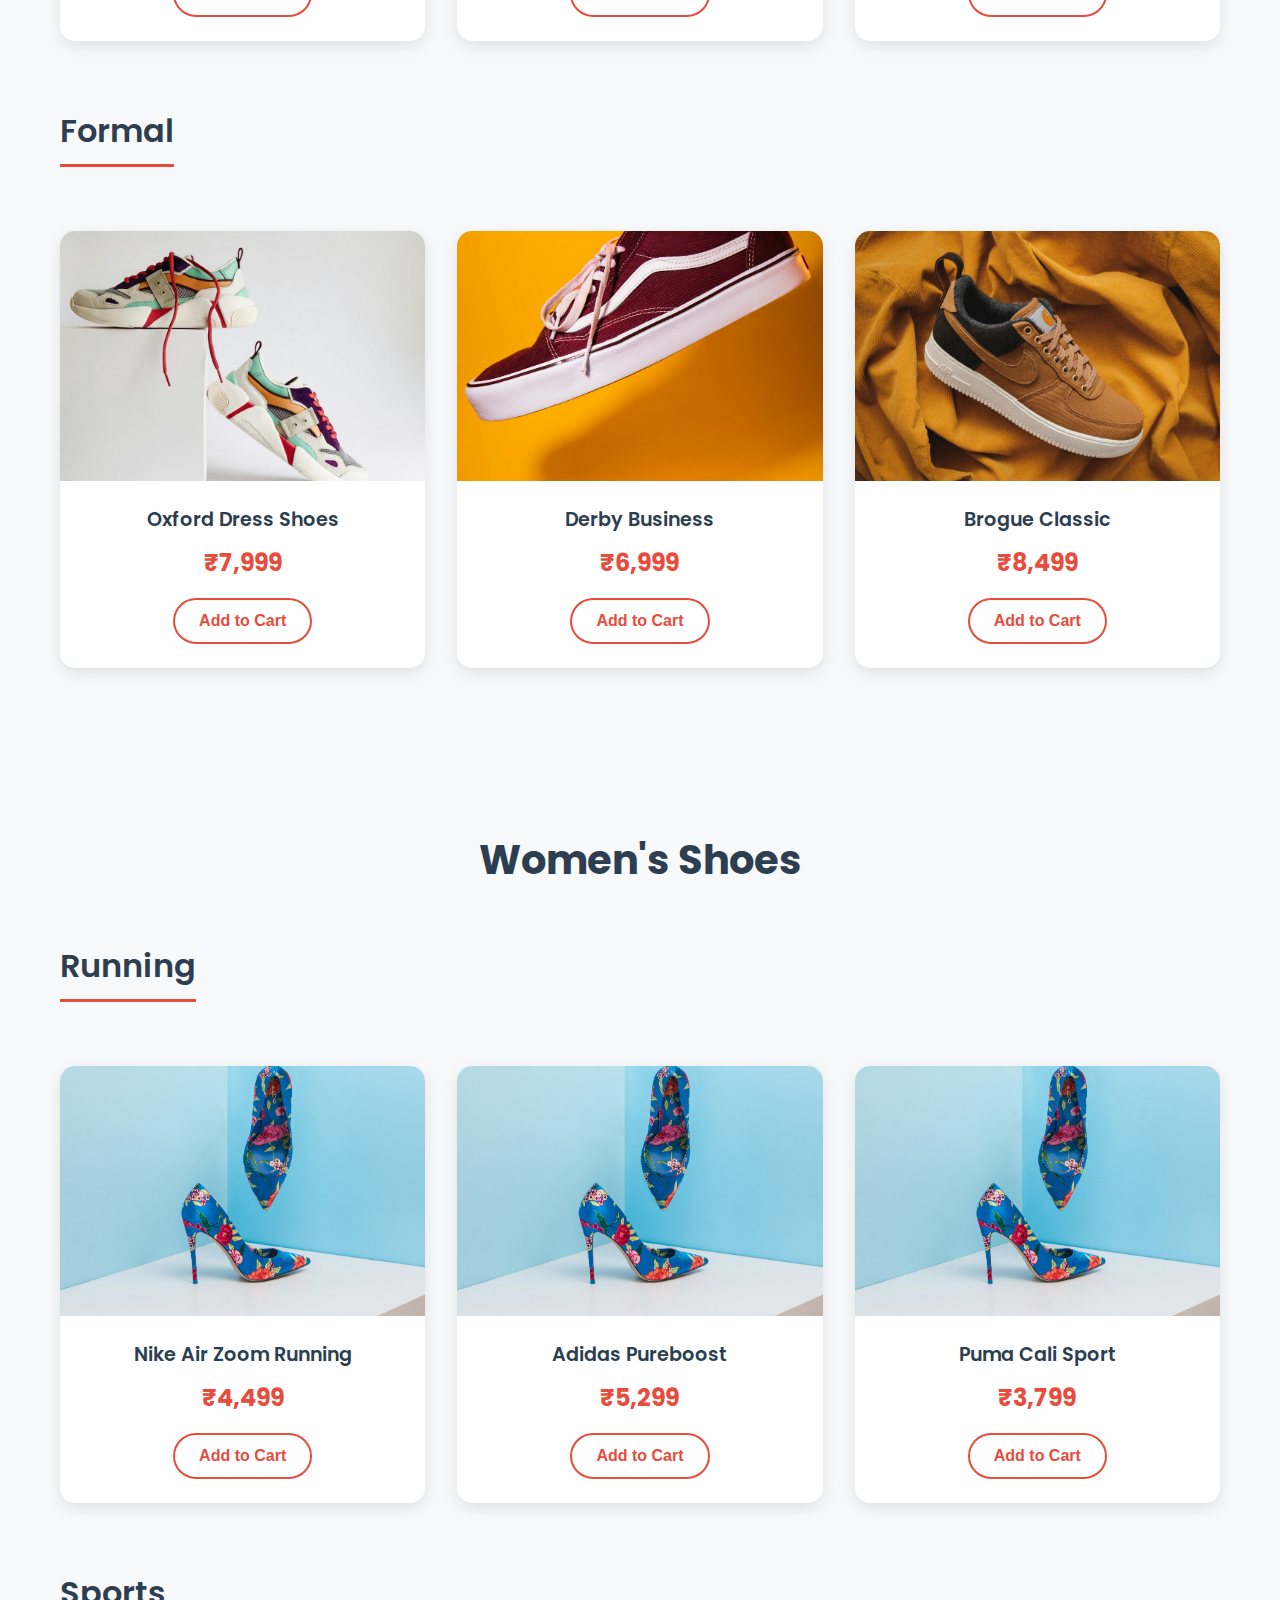
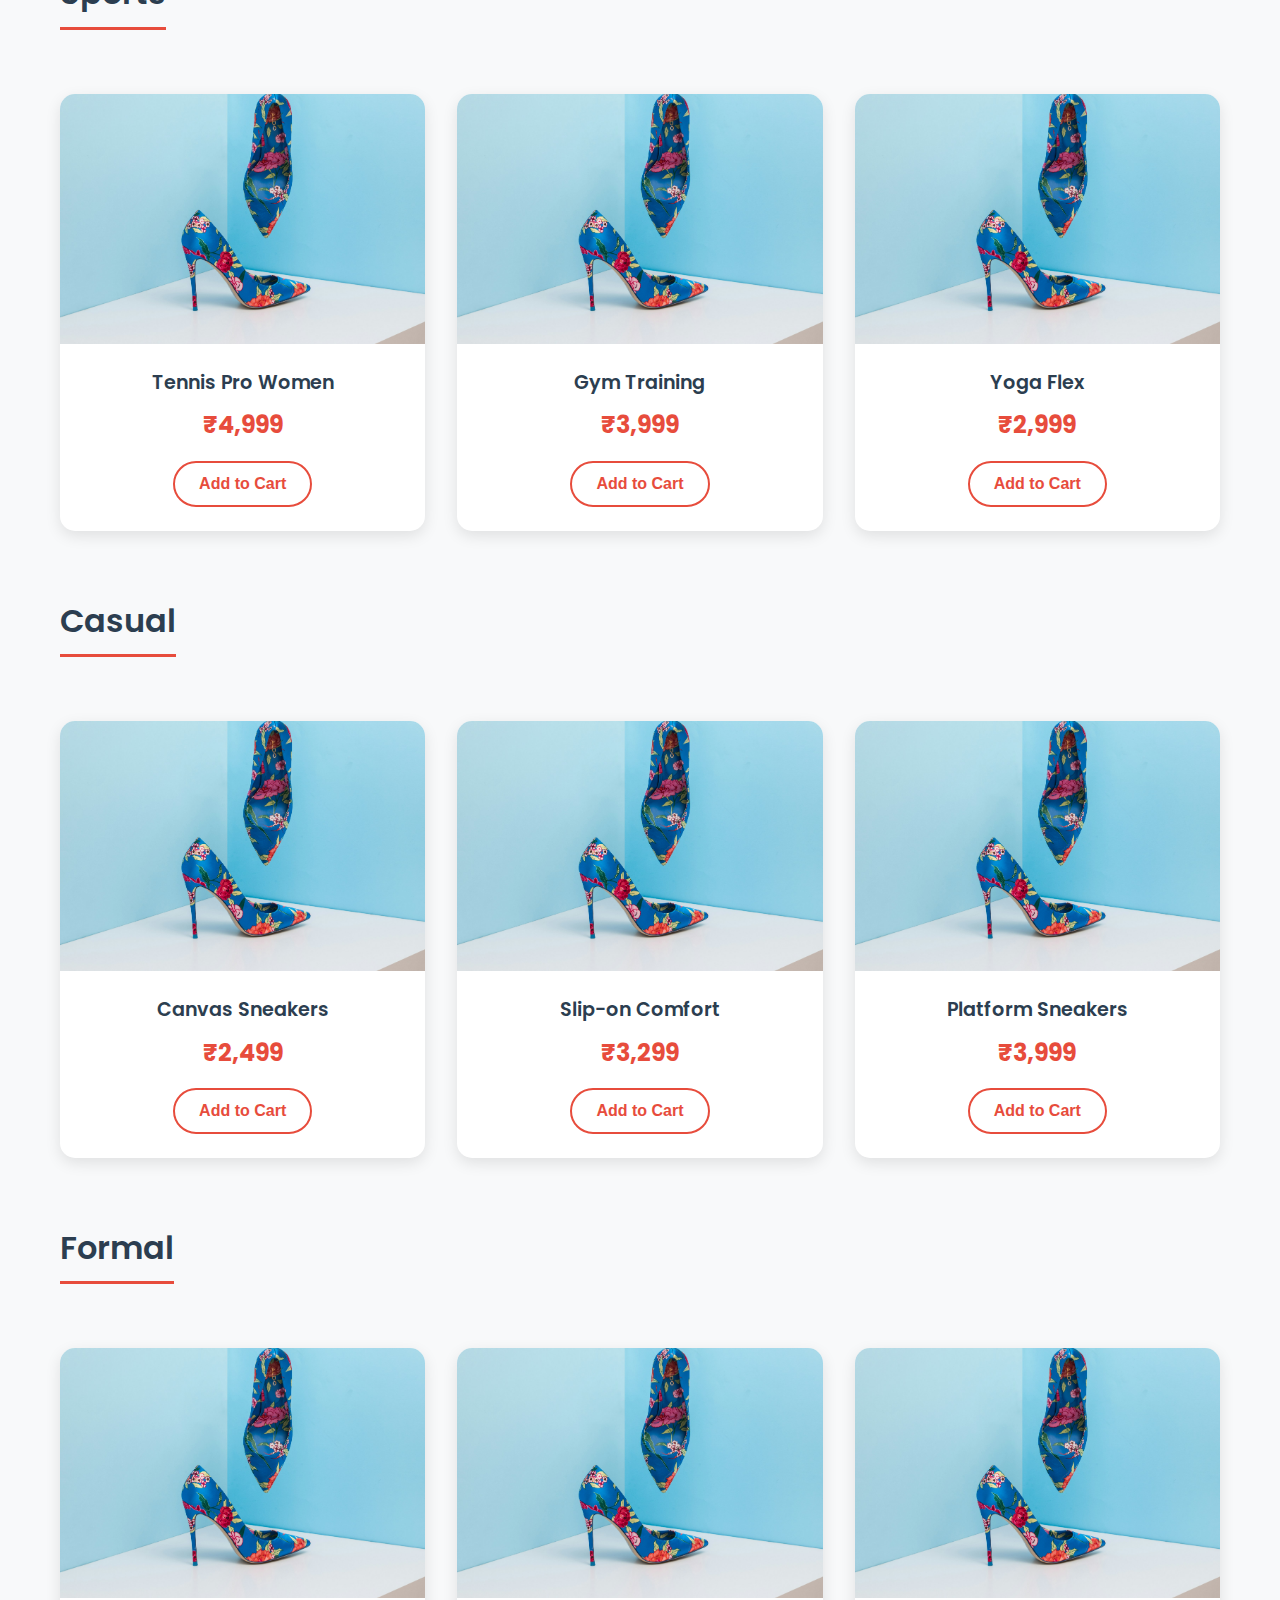
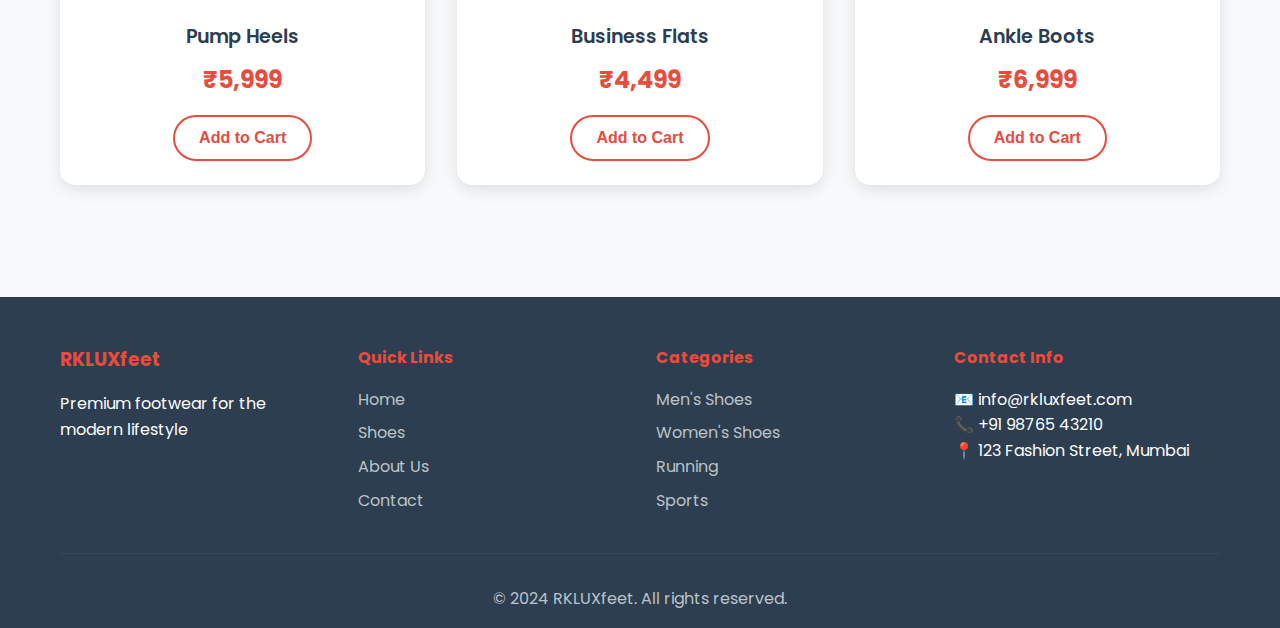
<file: tmp/shoes.html>
<!DOCTYPE html>
<html lang="en">
<head>
    <meta charset="UTF-8">
    <meta name="viewport" content="width=device-width, initial-scale=1.0">
    <title>Shoes - RKLUXfeet</title>
    <link rel="stylesheet" href="styles.css">
    <link href="https://fonts.googleapis.com/css2?family=Poppins:wght@300;400;500;600;700&display=swap" rel="stylesheet">
    <link rel="stylesheet" href="https://cdnjs.cloudflare.com/ajax/libs/font-awesome/6.0.0/css/all.min.css">
</head>
<body>
    <!-- Header -->
    <header class="header">
        <div class="container">
            <div class="nav-brand">
                <h1 class="logo">RKLUXfeet</h1>
            </div>
            <nav class="nav-menu">
                <ul class="nav-list">
                    <li><a href="index.html" class="nav-link">Home</a></li>
                    <li><a href="shoes.html" class="nav-link active">Shoes</a></li>
                    <li><a href="about.html" class="nav-link">About Us</a></li>
                    <li><a href="contact.html" class="nav-link">Contact</a></li>
                </ul>
            </nav>
            <div class="nav-actions">
                <a href="register.html" class="nav-action"><i class="fas fa-user-plus"></i> Register</a>
                <a href="login.html" class="nav-action"><i class="fas fa-sign-in-alt"></i> Login</a>
                <a href="logout.html" class="nav-action"><i class="fas fa-sign-out-alt"></i> Logout</a>
                <a href="cart.html" class="nav-action cart-icon"><i class="fas fa-shopping-cart"></i> Cart</a>
            </div>
        </div>
    </header>

    <!-- Page Header -->
    <section class="page-header">
        <div class="container">
            <h1 class="page-title">Our Premium Collection</h1>
            <p class="page-subtitle">Discover the perfect pair for every occasion</p>
        </div>
    </section>

    <!-- Gender Selection -->
    <section class="gender-selection">
        <div class="container">
            <div class="gender-cards">
                <a href="#men" class="gender-card men-card">
                    <div class="gender-icon">
                        <i class="fas fa-male"></i>
                    </div>
                    <h2 class="gender-title">Men's Collection</h2>
                    <p class="gender-description">Discover our premium men's footwear collection</p>
                    <div class="gender-arrow">
                        <i class="fas fa-arrow-right"></i>
                    </div>
                </a>
                
                <a href="#women" class="gender-card women-card">
                    <div class="gender-icon">
                        <i class="fas fa-female"></i>
                    </div>
                    <h2 class="gender-title">Women's Collection</h2>
                    <p class="gender-description">Explore our elegant women's shoe collection</p>
                    <div class="gender-arrow">
                        <i class="fas fa-arrow-right"></i>
                    </div>
                </a>
            </div>
        </div>
    </section>

    <!-- Men's Shoes Section -->
    <section id="men" class="shoes-section">
        <div class="container">
            <h2 class="section-title">Men's Shoes</h2>
            
            <!-- Running Category -->
            <div class="category-section">
                <h3 class="category-title">Running</h3>
                <div class="products-grid">
                    <div class="product-card">
                        <div class="product-image">
                            <img src="images/mens-running-1.jpg" alt="Men's Running Shoes">
                        </div>
                        <div class="product-info">
                            <h4 class="product-name">Nike Air Max Running</h4>
                            <p class="product-price">₹4,999</p>
                            <button class="btn btn-secondary">Add to Cart</button>
                        </div>
                    </div>
                    <div class="product-card">
                        <div class="product-image">
                            <img src="images/mens-running-3.jpg" alt="Men's Running Shoes">
                        </div>
                        <div class="product-info">
                            <h4 class="product-name">Adidas Ultraboost</h4>
                            <p class="product-price">₹5,999</p>
                            <button class="btn btn-secondary">Add to Cart</button>
                        </div>
                    </div>
                    <div class="product-card">
                        <div class="product-image">
                            <img src="images/mens-sports-1.jpg" alt="Men's Running Shoes">
                        </div>
                        <div class="product-info">
                            <h4 class="product-name">Puma RS-X</h4>
                            <p class="product-price">₹3,999</p>
                            <button class="btn btn-secondary">Add to Cart</button>
                        </div>
                    </div>
                </div>
            </div>

            <!-- Sports Category -->
            <div class="category-section">
                <h3 class="category-title">Sports</h3>
                <div class="products-grid">
                    <div class="product-card">
                        <div class="product-image">
                            <img src="images/mens-sports-1.jpg" alt="Men's Sports Shoes">
                        </div>
                        <div class="product-info">
                            <h4 class="product-name">Basketball Pro</h4>
                            <p class="product-price">₹6,499</p>
                            <button class="btn btn-secondary">Add to Cart</button>
                        </div>
                    </div>
                    <div class="product-card">
                        <div class="product-image">
                            <img src="images/hero-shoes.jpg" alt="Men's Sports Shoes">
                        </div>
                        <div class="product-info">
                            <h4 class="product-name">Football Cleats</h4>
                            <p class="product-price">₹5,499</p>
                            <button class="btn btn-secondary">Add to Cart</button>
                        </div>
                    </div>
                    <div class="product-card">
                        <div class="product-image">
                            <img src="images/mens-running-3.jpg" alt="Men's Sports Shoes">
                        </div>
                        <div class="product-info">
                            <h4 class="product-name">Tennis Ace</h4>
                            <p class="product-price">₹4,299</p>
                            <button class="btn btn-secondary">Add to Cart</button>
                        </div>
                    </div>
                </div>
            </div>

            <!-- Casual Category -->
            <div class="category-section">
                <h3 class="category-title">Casual</h3>
                <div class="products-grid">
                    <div class="product-card">
                        <div class="product-image">
                            <img src="images/mens-casual-1.jpg" alt="Men's Casual Shoes">
                        </div>
                        <div class="product-info">
                            <h4 class="product-name">Canvas Sneakers</h4>
                            <p class="product-price">₹2,999</p>
                            <button class="btn btn-secondary">Add to Cart</button>
                        </div>
                    </div>
                    <div class="product-card">
                        <div class="product-image">
                            <img src="images/hero-shoes.jpg" alt="Men's Casual Shoes">
                        </div>
                        <div class="product-info">
                            <h4 class="product-name">Leather Loafers</h4>
                            <p class="product-price">₹4,999</p>
                            <button class="btn btn-secondary">Add to Cart</button>
                        </div>
                    </div>
                    <div class="product-card">
                        <div class="product-image">
                            <img src="images/mens-sports-1.jpg" alt="Men's Casual Shoes">
                        </div>
                        <div class="product-info">
                            <h4 class="product-name">Slip-on Comfort</h4>
                            <p class="product-price">₹3,499</p>
                            <button class="btn btn-secondary">Add to Cart</button>
                        </div>
                    </div>
                </div>
            </div>

            <!-- Formal Category -->
            <div class="category-section">
                <h3 class="category-title">Formal</h3>
                <div class="products-grid">
                    <div class="product-card">
                        <div class="product-image">
                            <img src="images/mens-formal-1.jpg" alt="Men's Formal Shoes">
                        </div>
                        <div class="product-info">
                            <h4 class="product-name">Oxford Dress Shoes</h4>
                            <p class="product-price">₹7,999</p>
                            <button class="btn btn-secondary">Add to Cart</button>
                        </div>
                    </div>
                    <div class="product-card">
                        <div class="product-image">
                            <img src="images/mens-casual-1.jpg" alt="Men's Formal Shoes">
                        </div>
                        <div class="product-info">
                            <h4 class="product-name">Derby Business</h4>
                            <p class="product-price">₹6,999</p>
                            <button class="btn btn-secondary">Add to Cart</button>
                        </div>
                    </div>
                    <div class="product-card">
                            <div class="product-image">
                                <img src="images/hero-shoes.jpg" alt="Men's Formal Shoes">
                            </div>
                            <div class="product-info">
                                <h4 class="product-name">Brogue Classic</h4>
                                <p class="product-price">₹8,499</p>
                                <button class="btn btn-secondary">Add to Cart</button>
                            </div>
                        </div>
                </div>
            </div>
        </div>
    </section>

    <!-- Women's Shoes Section -->
    <section id="women" class="shoes-section">
        <div class="container">
            <h2 class="section-title">Women's Shoes</h2>
            
            <!-- Running Category -->
            <div class="category-section">
                <h3 class="category-title">Running</h3>
                <div class="products-grid">
                    <div class="product-card">
                        <div class="product-image">
                            <img src="images/womens-running-1.jpg" alt="Women's Running Shoes">
                        </div>
                        <div class="product-info">
                            <h4 class="product-name">Nike Air Zoom Running</h4>
                            <p class="product-price">₹4,499</p>
                            <button class="btn btn-secondary">Add to Cart</button>
                        </div>
                    </div>
                    <div class="product-card">
                        <div class="product-image">
                            <img src="images/womens-running-1.jpg" alt="Women's Running Shoes">
                        </div>
                        <div class="product-info">
                            <h4 class="product-name">Adidas Pureboost</h4>
                            <p class="product-price">₹5,299</p>
                            <button class="btn btn-secondary">Add to Cart</button>
                        </div>
                    </div>
                    <div class="product-card">
                        <div class="product-image">
                            <img src="images/womens-running-1.jpg" alt="Women's Running Shoes">
                        </div>
                        <div class="product-info">
                            <h4 class="product-name">Puma Cali Sport</h4>
                            <p class="product-price">₹3,799</p>
                            <button class="btn btn-secondary">Add to Cart</button>
                        </div>
                    </div>
                </div>
            </div>

            <!-- Sports Category -->
            <div class="category-section">
                <h3 class="category-title">Sports</h3>
                <div class="products-grid">
                    <div class="product-card">
                        <div class="product-image">
                            <img src="images/womens-running-1.jpg" alt="Women's Sports Shoes">
                        </div>
                        <div class="product-info">
                            <h4 class="product-name">Tennis Pro Women</h4>
                            <p class="product-price">₹4,999</p>
                            <button class="btn btn-secondary">Add to Cart</button>
                        </div>
                    </div>
                    <div class="product-card">
                        <div class="product-image">
                            <img src="images/womens-running-1.jpg" alt="Women's Sports Shoes">
                        </div>
                        <div class="product-info">
                            <h4 class="product-name">Gym Training</h4>
                            <p class="product-price">₹3,999</p>
                            <button class="btn btn-secondary">Add to Cart</button>
                        </div>
                    </div>
                    <div class="product-card">
                        <div class="product-image">
                            <img src="images/womens-running-1.jpg" alt="Women's Sports Shoes">
                        </div>
                        <div class="product-info">
                            <h4 class="product-name">Yoga Flex</h4>
                            <p class="product-price">₹2,999</p>
                            <button class="btn btn-secondary">Add to Cart</button>
                        </div>
                    </div>
                </div>
            </div>

            <!-- Casual Category -->
            <div class="category-section">
                <h3 class="category-title">Casual</h3>
                <div class="products-grid">
                    <div class="product-card">
                        <div class="product-image">
                            <img src="images/womens-running-1.jpg" alt="Women's Casual Shoes">
                        </div>
                        <div class="product-info">
                            <h4 class="product-name">Canvas Sneakers</h4>
                            <p class="product-price">₹2,499</p>
                            <button class="btn btn-secondary">Add to Cart</button>
                        </div>
                    </div>
                    <div class="product-card">
                        <div class="product-image">
                            <img src="images/womens-running-1.jpg" alt="Women's Casual Shoes">
                        </div>
                        <div class="product-info">
                            <h4 class="product-name">Slip-on Comfort</h4>
                            <p class="product-price">₹3,299</p>
                            <button class="btn btn-secondary">Add to Cart</button>
                        </div>
                    </div>
                    <div class="product-card">
                        <div class="product-image">
                            <img src="images/womens-running-1.jpg" alt="Women's Casual Shoes">
                        </div>
                        <div class="product-info">
                            <h4 class="product-name">Platform Sneakers</h4>
                            <p class="product-price">₹3,999</p>
                            <button class="btn btn-secondary">Add to Cart</button>
                        </div>
                    </div>
                </div>
            </div>

            <!-- Formal Category -->
            <div class="category-section">
                <h3 class="category-title">Formal</h3>
                <div class="products-grid">
                    <div class="product-card">
                        <div class="product-image">
                            <img src="images/womens-running-1.jpg" alt="Women's Formal Shoes">
                        </div>
                        <div class="product-info">
                            <h4 class="product-name">Pump Heels</h4>
                            <p class="product-price">₹5,999</p>
                            <button class="btn btn-secondary">Add to Cart</button>
                        </div>
                    </div>
                    <div class="product-card">
                        <div class="product-image">
                            <img src="images/womens-running-1.jpg" alt="Women's Formal Shoes">
                        </div>
                        <div class="product-info">
                            <h4 class="product-name">Business Flats</h4>
                            <p class="product-price">₹4,499</p>
                            <button class="btn btn-secondary">Add to Cart</button>
                        </div>
                    </div>
                    <div class="product-card">
                        <div class="product-image">
                            <img src="images/womens-running-1.jpg" alt="Women's Formal Shoes">
                        </div>
                        <div class="product-info">
                            <h4 class="product-name">Ankle Boots</h4>
                            <p class="product-price">₹6,999</p>
                            <button class="btn btn-secondary">Add to Cart</button>
                        </div>
                    </div>
                </div>
            </div>
        </div>
    </section>

    <!-- Footer -->
    <footer class="footer">
        <div class="container">
            <div class="footer-content">
                <div class="footer-section">
                    <h3>RKLUXfeet</h3>
                    <p>Premium footwear for the modern lifestyle</p>
                </div>
                <div class="footer-section">
                    <h4>Quick Links</h4>
                    <ul>
                        <li><a href="index.html">Home</a></li>
                        <li><a href="shoes.html">Shoes</a></li>
                        <li><a href="about.html">About Us</a></li>
                        <li><a href="contact.html">Contact</a></li>
                    </ul>
                </div>
                <div class="footer-section">
                    <h4>Categories</h4>
                    <ul>
                        <li><a href="shoes.html#men">Men's Shoes</a></li>
                        <li><a href="shoes.html#women">Women's Shoes</a></li>
                        <li><a href="shoes.html#running">Running</a></li>
                        <li><a href="shoes.html#sports">Sports</a></li>
                    </ul>
                </div>
                <div class="footer-section">
                    <h4>Contact Info</h4>
                    <p>📧 info@rkluxfeet.com</p>
                    <p>📞 +91 98765 43210</p>
                    <p>📍 123 Fashion Street, Mumbai</p>
                </div>
            </div>
            <div class="footer-bottom">
                <p>&copy; 2024 RKLUXfeet. All rights reserved.</p>
            </div>
        </div>
    </footer>
</body>
</html>
</file>
<file: tmp/styles.css>
/* Reset and Base Styles */
* {
    margin: 0;
    padding: 0;
    box-sizing: border-box;
}

body {
    font-family: 'Poppins', sans-serif;
    line-height: 1.6;
    color: #333;
    background-color: #f8f9fa;
}

.container {
    max-width: 1200px;
    margin: 0 auto;
    padding: 0 20px;
}

/* Header Styles */
.header {
    background: #fff;
    box-shadow: 0 2px 10px rgba(0,0,0,0.1);
    position: sticky;
    top: 0;
    z-index: 1000;
}

.header .container {
    display: flex;
    justify-content: space-between;
    align-items: center;
    padding: 1rem 20px;
}

.logo {
    font-size: 2rem;
    font-weight: 700;
    color: #2c3e50;
    text-decoration: none;
}

.nav-menu {
    flex: 1;
    display: flex;
    justify-content: center;
}

.nav-list {
    display: flex;
    list-style: none;
    gap: 2rem;
}

.nav-link {
    text-decoration: none;
    color: #333;
    font-weight: 500;
    transition: color 0.3s ease;
    position: relative;
}

.nav-link:hover,
.nav-link.active {
    color: #e74c3c;
}

.nav-link.active::after {
    content: '';
    position: absolute;
    bottom: -5px;
    left: 0;
    width: 100%;
    height: 2px;
    background: #e74c3c;
}

.nav-actions {
    display: flex;
    gap: 1rem;
    align-items: center;
}

.nav-action {
    text-decoration: none;
    color: #333;
    font-weight: 500;
    padding: 0.5rem 1rem;
    border-radius: 25px;
    transition: all 0.3s ease;
    display: flex;
    align-items: center;
    gap: 0.5rem;
}

.nav-action:hover {
    background: #e74c3c;
    color: white;
    transform: translateY(-2px);
}

.cart-icon {
    background: #e74c3c;
    color: white;
}

.cart-icon:hover {
    background: #c0392b;
}

/* Button Styles */
.btn {
    display: inline-block;
    padding: 12px 24px;
    border: none;
    border-radius: 25px;
    text-decoration: none;
    font-weight: 600;
    cursor: pointer;
    transition: all 0.3s ease;
    text-align: center;
    font-size: 1rem;
}

.btn-primary {
    background: linear-gradient(135deg, #e74c3c, #c0392b);
    color: white;
    box-shadow: 0 4px 15px rgba(231, 76, 60, 0.3);
}

.btn-primary:hover {
    transform: translateY(-2px);
    box-shadow: 0 6px 20px rgba(231, 76, 60, 0.4);
}

.btn-secondary {
    background: #fff;
    color: #e74c3c;
    border: 2px solid #e74c3c;
}

.btn-secondary:hover {
    background: #e74c3c;
    color: white;
    transform: translateY(-2px);
}

/* Hero Section */
.hero {
    background: linear-gradient(135deg, #667eea 0%, #764ba2 100%);
    color: white;
    padding: 4rem 0;
    display: flex;
    align-items: center;
    min-height: 70vh;
}

.hero-content {
    flex: 1;
    padding: 2rem;
}

.hero-title {
    font-size: 3.5rem;
    font-weight: 700;
    margin-bottom: 1rem;
    line-height: 1.2;
}

.hero-subtitle {
    font-size: 1.2rem;
    margin-bottom: 2rem;
    opacity: 0.9;
}

.hero-image {
    flex: 1;
    text-align: center;
}

.hero-img {
    max-width: 100%;
    height: auto;
    border-radius: 20px;
    box-shadow: 0 20px 40px rgba(0,0,0,0.3);
}

/* Featured Products Section */
.featured-products {
    padding: 4rem 0;
    background: white;
}

.section-title {
    text-align: center;
    font-size: 2.5rem;
    margin-bottom: 3rem;
    color: #2c3e50;
}

.products-grid {
    display: grid;
    grid-template-columns: repeat(auto-fit, minmax(280px, 1fr));
    gap: 2rem;
    margin-top: 2rem;
}

.product-card {
    background: white;
    border-radius: 15px;
    overflow: hidden;
    box-shadow: 0 5px 15px rgba(0,0,0,0.1);
    transition: all 0.3s ease;
}

.product-card:hover {
    transform: translateY(-10px);
    box-shadow: 0 15px 30px rgba(0,0,0,0.2);
}

.product-image {
    height: 250px;
    overflow: hidden;
}

.product-image img {
    width: 100%;
    height: 100%;
    object-fit: cover;
    transition: transform 0.3s ease;
}

.product-card:hover .product-image img {
    transform: scale(1.1);
}

.product-info {
    padding: 1.5rem;
    text-align: center;
}

.product-name {
    font-size: 1.2rem;
    font-weight: 600;
    margin-bottom: 0.5rem;
    color: #2c3e50;
}

.product-price {
    font-size: 1.5rem;
    font-weight: 700;
    color: #e74c3c;
    margin-bottom: 1rem;
}

/* Footer */
.footer {
    background: #2c3e50;
    color: white;
    padding: 3rem 0 1rem;
}

.footer-content {
    display: grid;
    grid-template-columns: repeat(auto-fit, minmax(250px, 1fr));
    gap: 2rem;
    margin-bottom: 2rem;
}

.footer-section h3,
.footer-section h4 {
    margin-bottom: 1rem;
    color: #e74c3c;
}

.footer-section ul {
    list-style: none;
}

.footer-section ul li {
    margin-bottom: 0.5rem;
}

.footer-section ul li a {
    color: #bdc3c7;
    text-decoration: none;
    transition: color 0.3s ease;
}

.footer-section ul li a:hover {
    color: #e74c3c;
}

.footer-bottom {
    text-align: center;
    padding-top: 2rem;
    border-top: 1px solid #34495e;
    color: #bdc3c7;
}

/* Page-specific styles */
.page-header {
    background: linear-gradient(135deg, #667eea 0%, #764ba2 100%);
    color: white;
    padding: 3rem 0;
    text-align: center;
}

.page-title {
    font-size: 3rem;
    font-weight: 700;
    margin-bottom: 1rem;
}

.page-subtitle {
    font-size: 1.2rem;
    opacity: 0.9;
}

/* Form Styles */
.form-group {
    margin-bottom: 1.5rem;
}

.form-label {
    display: block;
    margin-bottom: 0.5rem;
    font-weight: 600;
    color: #2c3e50;
}

.form-input,
.form-textarea {
    width: 100%;
    padding: 12px 16px;
    border: 2px solid #e1e8ed;
    border-radius: 8px;
    font-size: 1rem;
    transition: border-color 0.3s ease;
}

.form-input:focus,
.form-textarea:focus {
    outline: none;
    border-color: #e74c3c;
}

.form-textarea {
    resize: vertical;
    min-height: 120px;
}

/* Table Styles */
.table {
    width: 100%;
    border-collapse: collapse;
    background: white;
    border-radius: 10px;
    overflow: hidden;
    box-shadow: 0 5px 15px rgba(0,0,0,0.1);
}

.table th,
.table td {
    padding: 1rem;
    text-align: left;
    border-bottom: 1px solid #e1e8ed;
}

.table th {
    background: #f8f9fa;
    font-weight: 600;
    color: #2c3e50;
}

.table tr:hover {
    background: #f8f9fa;
}

/* Card Styles */
.card {
    background: white;
    border-radius: 15px;
    padding: 2rem;
    box-shadow: 0 5px 15px rgba(0,0,0,0.1);
    margin-bottom: 2rem;
}

.card-title {
    font-size: 1.5rem;
    font-weight: 600;
    margin-bottom: 1rem;
    color: #2c3e50;
}

/* Gender Selection Styles */
.gender-selection {
    padding: 4rem 0;
    background: white;
}

.gender-cards {
    display: grid;
    grid-template-columns: repeat(auto-fit, minmax(400px, 1fr));
    gap: 3rem;
    max-width: 800px;
    margin: 0 auto;
}

.gender-card {
    background: white;
    border-radius: 20px;
    padding: 3rem 2rem;
    text-align: center;
    text-decoration: none;
    color: inherit;
    box-shadow: 0 10px 30px rgba(0,0,0,0.1);
    transition: all 0.3s ease;
    position: relative;
    overflow: hidden;
    border: 2px solid transparent;
}

.gender-card:hover {
    transform: translateY(-10px);
    box-shadow: 0 20px 40px rgba(0,0,0,0.15);
    text-decoration: none;
    color: inherit;
}

.men-card {
    background: linear-gradient(135deg, #667eea 0%, #764ba2 100%);
    color: white;
}

.men-card:hover {
    background: linear-gradient(135deg, #5a6fd8 0%, #6a4190 100%);
    color: white;
}

.women-card {
    background: linear-gradient(135deg, #f093fb 0%, #f5576c 100%);
    color: white;
}

.women-card:hover {
    background: linear-gradient(135deg, #ee82f0 0%, #f3455a 100%);
    color: white;
}

.gender-icon {
    font-size: 4rem;
    margin-bottom: 1.5rem;
    opacity: 0.9;
}

.gender-title {
    font-size: 2rem;
    font-weight: 700;
    margin-bottom: 1rem;
}

.gender-description {
    font-size: 1.1rem;
    opacity: 0.9;
    margin-bottom: 2rem;
    line-height: 1.6;
}

.gender-arrow {
    font-size: 1.5rem;
    opacity: 0.8;
    transition: transform 0.3s ease;
}

.gender-card:hover .gender-arrow {
    transform: translateX(10px);
}

/* Shoes Page Specific Styles */
.shoes-section {
    padding: 3rem 0;
    background: #f8f9fa;
}

.category-section {
    margin-bottom: 4rem;
}

.category-title {
    font-size: 2rem;
    font-weight: 600;
    color: #2c3e50;
    margin-bottom: 2rem;
    padding-bottom: 0.5rem;
    border-bottom: 3px solid #e74c3c;
    display: inline-block;
}

/* About Us Page Specific Styles */
.about-section {
    padding: 4rem 0;
    background: white;
}

.about-content {
    display: grid;
    grid-template-columns: 1fr 1fr;
    gap: 4rem;
    align-items: center;
}

.about-description {
    font-size: 1.1rem;
    line-height: 1.8;
    margin-bottom: 1.5rem;
    color: #666;
}

.about-img {
    width: 100%;
    height: 400px;
    object-fit: cover;
    border-radius: 15px;
    box-shadow: 0 10px 30px rgba(0,0,0,0.1);
}

.mission-section {
    padding: 4rem 0;
    background: #f8f9fa;
}

.mission-grid {
    display: grid;
    grid-template-columns: repeat(auto-fit, minmax(300px, 1fr));
    gap: 2rem;
}

.mission-card {
    background: white;
    padding: 2rem;
    border-radius: 15px;
    text-align: center;
    box-shadow: 0 5px 15px rgba(0,0,0,0.1);
    transition: transform 0.3s ease;
}

.mission-card:hover {
    transform: translateY(-5px);
}

.mission-icon {
    font-size: 3rem;
    color: #e74c3c;
    margin-bottom: 1rem;
}

.mission-title {
    font-size: 1.5rem;
    font-weight: 600;
    margin-bottom: 1rem;
    color: #2c3e50;
}

.mission-description {
    color: #666;
    line-height: 1.6;
}

.why-choose-section {
    padding: 4rem 0;
    background: white;
}

.features-grid {
    display: grid;
    grid-template-columns: repeat(auto-fit, minmax(300px, 1fr));
    gap: 2rem;
    margin-top: 3rem;
}

.feature-item {
    text-align: center;
    padding: 2rem;
}

.feature-icon {
    font-size: 2.5rem;
    color: #e74c3c;
    margin-bottom: 1rem;
}

.feature-title {
    font-size: 1.3rem;
    font-weight: 600;
    margin-bottom: 1rem;
    color: #2c3e50;
}

.feature-description {
    color: #666;
    line-height: 1.6;
}

.team-section {
    padding: 4rem 0;
    background: #f8f9fa;
}

.team-grid {
    display: grid;
    grid-template-columns: repeat(auto-fit, minmax(250px, 1fr));
    gap: 2rem;
    margin-top: 3rem;
}

.team-member {
    background: white;
    padding: 2rem;
    border-radius: 15px;
    text-align: center;
    box-shadow: 0 5px 15px rgba(0,0,0,0.1);
    transition: transform 0.3s ease;
}

.team-member:hover {
    transform: translateY(-5px);
}

.member-image {
    width: 150px;
    height: 150px;
    margin: 0 auto 1rem;
    border-radius: 50%;
    overflow: hidden;
}

.member-image img {
    width: 100%;
    height: 100%;
    object-fit: cover;
}

.member-name {
    font-size: 1.3rem;
    font-weight: 600;
    margin-bottom: 0.5rem;
    color: #2c3e50;
}

.member-position {
    color: #e74c3c;
    font-weight: 500;
    margin-bottom: 1rem;
}

.member-description {
    color: #666;
    line-height: 1.6;
}

.stats-section {
    padding: 4rem 0;
    background: linear-gradient(135deg, #667eea 0%, #764ba2 100%);
    color: white;
}

.stats-grid {
    display: grid;
    grid-template-columns: repeat(auto-fit, minmax(200px, 1fr));
    gap: 2rem;
    text-align: center;
}

.stat-item {
    padding: 1rem;
}

.stat-number {
    font-size: 3rem;
    font-weight: 700;
    margin-bottom: 0.5rem;
    color: #fff;
}

.stat-label {
    font-size: 1.1rem;
    opacity: 0.9;
}

/* Contact Page Specific Styles */
.contact-section {
    padding: 4rem 0;
    background: #f8f9fa;
}

.contact-content {
    display: grid;
    grid-template-columns: 1fr 1fr;
    gap: 4rem;
    margin-top: 2rem;
}

.contact-form-container {
    background: white;
    border-radius: 15px;
    padding: 2rem;
    box-shadow: 0 10px 30px rgba(0,0,0,0.1);
}

.contact-form {
    margin-top: 1rem;
}

.contact-info-container {
    background: white;
    border-radius: 15px;
    padding: 2rem;
    box-shadow: 0 10px 30px rgba(0,0,0,0.1);
}

.contact-info-title {
    font-size: 2rem;
    font-weight: 600;
    margin-bottom: 1rem;
    color: #2c3e50;
}

.contact-info-description {
    font-size: 1.1rem;
    color: #666;
    margin-bottom: 2rem;
    line-height: 1.6;
}

.contact-details {
    display: flex;
    flex-direction: column;
    gap: 2rem;
}

.contact-item {
    display: flex;
    align-items: flex-start;
    gap: 1rem;
}

.contact-icon {
    width: 50px;
    height: 50px;
    background: #e74c3c;
    color: white;
    border-radius: 50%;
    display: flex;
    align-items: center;
    justify-content: center;
    font-size: 1.2rem;
    flex-shrink: 0;
}

.contact-text h4 {
    font-size: 1.2rem;
    font-weight: 600;
    margin-bottom: 0.5rem;
    color: #2c3e50;
}

.contact-text p {
    color: #666;
    line-height: 1.6;
}

.map-section {
    padding: 4rem 0;
    background: white;
}

.map-container {
    margin-top: 2rem;
}

.map-placeholder {
    text-align: center;
    padding: 2rem;
    background: #f8f9fa;
    border-radius: 15px;
    border: 2px dashed #ddd;
}

.map-placeholder i {
    font-size: 3rem;
    color: #e74c3c;
    margin-bottom: 1rem;
}

.map-placeholder h3 {
    font-size: 1.5rem;
    margin-bottom: 0.5rem;
    color: #2c3e50;
}

.map-placeholder p {
    color: #666;
    margin-bottom: 2rem;
}

.map-iframe-placeholder {
    border-radius: 10px;
    overflow: hidden;
    box-shadow: 0 5px 15px rgba(0,0,0,0.1);
}

.faq-section {
    padding: 4rem 0;
    background: #f8f9fa;
}

.faq-grid {
    display: grid;
    grid-template-columns: repeat(auto-fit, minmax(350px, 1fr));
    gap: 2rem;
    margin-top: 3rem;
}

.faq-item {
    background: white;
    padding: 2rem;
    border-radius: 15px;
    box-shadow: 0 5px 15px rgba(0,0,0,0.1);
    transition: transform 0.3s ease;
}

.faq-item:hover {
    transform: translateY(-5px);
}

.faq-question {
    font-size: 1.2rem;
    font-weight: 600;
    margin-bottom: 1rem;
    color: #2c3e50;
}

.faq-answer {
    color: #666;
    line-height: 1.6;
}

/* Admin Panel Styles */
.admin-body {
    background: linear-gradient(135deg, #667eea 0%, #764ba2 100%);
    min-height: 100vh;
    display: flex;
    align-items: center;
    justify-content: center;
    padding: 2rem;
}

.admin-container {
    width: 100%;
    max-width: 400px;
}

.admin-login-card {
    background: white;
    border-radius: 20px;
    padding: 3rem;
    box-shadow: 0 20px 40px rgba(0,0,0,0.1);
    text-align: center;
}

.admin-header {
    margin-bottom: 2rem;
}

.admin-logo {
    font-size: 2.5rem;
    font-weight: 700;
    color: #2c3e50;
    margin-bottom: 0.5rem;
}

.admin-title {
    font-size: 1.8rem;
    font-weight: 600;
    color: #2c3e50;
    margin-bottom: 0.5rem;
}

.admin-subtitle {
    color: #666;
    font-size: 1rem;
}

.input-group {
    position: relative;
    display: flex;
    align-items: center;
}

.input-icon {
    position: absolute;
    left: 15px;
    color: #666;
    z-index: 1;
}

.input-group .form-input {
    padding-left: 45px;
}

.password-toggle {
    position: absolute;
    right: 15px;
    color: #666;
    cursor: pointer;
    z-index: 1;
}

.form-options {
    display: flex;
    justify-content: space-between;
    align-items: center;
    margin-bottom: 2rem;
}

.checkbox-container {
    display: flex;
    align-items: center;
    cursor: pointer;
    font-size: 0.9rem;
    color: #666;
}

.checkbox-container input {
    margin-right: 8px;
}

.forgot-password {
    color: #e74c3c;
    text-decoration: none;
    font-size: 0.9rem;
}

.forgot-password:hover {
    text-decoration: underline;
}

.admin-login-btn {
    width: 100%;
    padding: 15px;
    font-size: 1.1rem;
    margin-bottom: 1.5rem;
}

.admin-footer {
    color: #666;
    font-size: 0.9rem;
}

.admin-footer a {
    color: #e74c3c;
    text-decoration: none;
}

.admin-footer a:hover {
    text-decoration: underline;
}

/* Admin Dashboard Styles */
.admin-dashboard-body {
    background: #f8f9fa;
    margin: 0;
    padding: 0;
}

.admin-header {
    background: #2c3e50;
    color: white;
    padding: 1rem 0;
    position: fixed;
    top: 0;
    left: 0;
    right: 0;
    z-index: 1000;
}

.admin-header-content {
    max-width: 1200px;
    margin: 0 auto;
    padding: 0 2rem;
    display: flex;
    justify-content: space-between;
    align-items: center;
}

.admin-brand .admin-logo {
    font-size: 1.5rem;
    margin: 0;
}

.admin-nav {
    display: flex;
    gap: 1rem;
}

.admin-nav-link {
    color: white;
    text-decoration: none;
    padding: 0.5rem 1rem;
    border-radius: 5px;
    transition: background 0.3s ease;
    display: flex;
    align-items: center;
    gap: 0.5rem;
}

.admin-nav-link:hover {
    background: rgba(255,255,255,0.1);
}

.admin-sidebar {
    position: fixed;
    left: 0;
    top: 70px;
    width: 250px;
    height: calc(100vh - 70px);
    background: white;
    box-shadow: 2px 0 10px rgba(0,0,0,0.1);
    z-index: 999;
}

.admin-menu-list {
    list-style: none;
    padding: 0;
    margin: 0;
}

.admin-menu-link {
    display: flex;
    align-items: center;
    gap: 1rem;
    padding: 1rem 1.5rem;
    color: #666;
    text-decoration: none;
    transition: all 0.3s ease;
    border-left: 3px solid transparent;
}

.admin-menu-link:hover,
.admin-menu-link.active {
    background: #f8f9fa;
    color: #e74c3c;
    border-left-color: #e74c3c;
}

.admin-main {
    margin-left: 250px;
    margin-top: 70px;
    padding: 2rem;
    min-height: calc(100vh - 70px);
}

.admin-content {
    max-width: 1200px;
    margin: 0 auto;
}

.admin-section-title {
    font-size: 2rem;
    font-weight: 600;
    color: #2c3e50;
    margin-bottom: 2rem;
}

.admin-section-header {
    display: flex;
    justify-content: space-between;
    align-items: center;
    margin-bottom: 2rem;
}

.admin-stats-grid {
    display: grid;
    grid-template-columns: repeat(auto-fit, minmax(250px, 1fr));
    gap: 2rem;
    margin-bottom: 3rem;
}

.admin-stat-card {
    background: white;
    padding: 2rem;
    border-radius: 15px;
    box-shadow: 0 5px 15px rgba(0,0,0,0.1);
    display: flex;
    align-items: center;
    gap: 1rem;
}

.stat-icon {
    width: 60px;
    height: 60px;
    background: linear-gradient(135deg, #e74c3c, #c0392b);
    color: white;
    border-radius: 50%;
    display: flex;
    align-items: center;
    justify-content: center;
    font-size: 1.5rem;
}

.stat-content .stat-number {
    font-size: 2rem;
    font-weight: 700;
    color: #2c3e50;
    margin-bottom: 0.5rem;
}

.stat-content .stat-label {
    color: #666;
    font-size: 0.9rem;
}

.admin-card {
    background: white;
    border-radius: 15px;
    box-shadow: 0 5px 15px rgba(0,0,0,0.1);
    margin-bottom: 2rem;
}

.admin-card-header {
    padding: 1.5rem 2rem;
    border-bottom: 1px solid #e1e8ed;
    display: flex;
    justify-content: space-between;
    align-items: center;
}

.admin-card-title {
    font-size: 1.3rem;
    font-weight: 600;
    color: #2c3e50;
    margin: 0;
}

.admin-table-container {
    overflow-x: auto;
}

.admin-table {
    width: 100%;
    border-collapse: collapse;
}

.admin-table th,
.admin-table td {
    padding: 1rem;
    text-align: left;
    border-bottom: 1px solid #e1e8ed;
}

.admin-table th {
    background: #f8f9fa;
    font-weight: 600;
    color: #2c3e50;
}

.admin-table tr:hover {
    background: #f8f9fa;
}

.product-thumb {
    width: 50px;
    height: 50px;
    object-fit: cover;
    border-radius: 5px;
}

.status {
    padding: 0.25rem 0.75rem;
    border-radius: 20px;
    font-size: 0.8rem;
    font-weight: 500;
}

.status-pending {
    background: #fff3cd;
    color: #856404;
}

.status-shipped {
    background: #d1ecf1;
    color: #0c5460;
}

.status-delivered {
    background: #d4edda;
    color: #155724;
}

.status-active {
    background: #d4edda;
    color: #155724;
}

.status-cancelled {
    background: #f8d7da;
    color: #721c24;
}

.btn-sm {
    padding: 0.4rem 0.8rem;
    font-size: 0.8rem;
    margin-right: 0.5rem;
}

.btn-danger {
    background: #dc3545;
    color: white;
    border: none;
}

.btn-danger:hover {
    background: #c82333;
}

.btn-success {
    background: #28a745;
    color: white;
    border: none;
}

.btn-success:hover {
    background: #218838;
}

.btn-info {
    background: #17a2b8;
    color: white;
    border: none;
}

.btn-info:hover {
    background: #138496;
}

.admin-search {
    position: relative;
    display: flex;
    align-items: center;
}

.search-input {
    padding: 0.5rem 1rem 0.5rem 2.5rem;
    border: 1px solid #ddd;
    border-radius: 25px;
    width: 250px;
}

.search-icon {
    position: absolute;
    left: 0.8rem;
    color: #666;
}

.admin-filters {
    display: flex;
    gap: 1rem;
}

.filter-select {
    padding: 0.5rem 1rem;
    border: 1px solid #ddd;
    border-radius: 5px;
    background: white;
}

.form-row {
    display: grid;
    grid-template-columns: 1fr 1fr;
    gap: 1rem;
}

.form-actions {
    display: flex;
    gap: 1rem;
    margin-top: 2rem;
}

.form-help {
    font-size: 0.8rem;
    color: #666;
    margin-top: 0.5rem;
}

/* Cart and Checkout Page Styles */
.cart-section {
    padding: 4rem 0;
    background: #f8f9fa;
}

.cart-content {
    display: grid;
    grid-template-columns: 2fr 1fr;
    gap: 3rem;
    margin-top: 2rem;
}

.cart-items {
    background: white;
    border-radius: 15px;
    padding: 2rem;
    box-shadow: 0 5px 15px rgba(0,0,0,0.1);
}

.cart-header {
    display: flex;
    justify-content: space-between;
    align-items: center;
    margin-bottom: 2rem;
    padding-bottom: 1rem;
    border-bottom: 2px solid #e1e8ed;
}

.cart-title {
    font-size: 1.5rem;
    font-weight: 600;
    color: #2c3e50;
    margin: 0;
}

.cart-item {
    display: grid;
    grid-template-columns: 80px 1fr auto auto;
    gap: 1.5rem;
    align-items: center;
    padding: 1.5rem 0;
    border-bottom: 1px solid #e1e8ed;
}

.cart-item:last-child {
    border-bottom: none;
}

.cart-item-image {
    width: 80px;
    height: 80px;
    border-radius: 10px;
    overflow: hidden;
}

.cart-item-image img {
    width: 100%;
    height: 100%;
    object-fit: cover;
}

.cart-item-details {
    flex: 1;
}

.cart-item-name {
    font-size: 1.2rem;
    font-weight: 600;
    color: #2c3e50;
    margin-bottom: 0.5rem;
}

.cart-item-category {
    color: #666;
    margin-bottom: 1rem;
}

.cart-item-options {
    display: flex;
    gap: 2rem;
}

.size-selector,
.color-selector {
    display: flex;
    align-items: center;
    gap: 0.5rem;
}

.size-selector label,
.color-selector label {
    font-size: 0.9rem;
    font-weight: 500;
    color: #2c3e50;
}

.size-select {
    padding: 0.3rem 0.8rem;
    border: 1px solid #ddd;
    border-radius: 5px;
    font-size: 0.9rem;
}

.color-options {
    display: flex;
    gap: 0.5rem;
}

.color-option {
    width: 20px;
    height: 20px;
    border-radius: 50%;
    cursor: pointer;
    border: 2px solid transparent;
    transition: all 0.3s ease;
}

.color-option.active {
    border-color: #e74c3c;
    transform: scale(1.2);
}

.cart-item-quantity {
    display: flex;
    flex-direction: column;
    align-items: center;
    gap: 0.5rem;
}

.cart-item-quantity label {
    font-size: 0.9rem;
    font-weight: 500;
    color: #2c3e50;
}

.quantity-controls {
    display: flex;
    align-items: center;
    border: 1px solid #ddd;
    border-radius: 5px;
    overflow: hidden;
}

.quantity-btn {
    width: 30px;
    height: 30px;
    border: none;
    background: #f8f9fa;
    cursor: pointer;
    display: flex;
    align-items: center;
    justify-content: center;
    transition: background 0.3s ease;
}

.quantity-btn:hover {
    background: #e9ecef;
}

.quantity-input {
    width: 50px;
    height: 30px;
    border: none;
    text-align: center;
    font-size: 0.9rem;
}

.cart-item-price {
    display: flex;
    flex-direction: column;
    align-items: center;
    gap: 1rem;
}

.cart-item-price .price {
    font-size: 1.3rem;
    font-weight: 700;
    color: #e74c3c;
}

.remove-btn {
    background: #dc3545;
    color: white;
    border: none;
    width: 35px;
    height: 35px;
    border-radius: 50%;
    cursor: pointer;
    display: flex;
    align-items: center;
    justify-content: center;
    transition: background 0.3s ease;
}

.remove-btn:hover {
    background: #c82333;
}

.cart-summary {
    background: white;
    border-radius: 15px;
    padding: 2rem;
    box-shadow: 0 5px 15px rgba(0,0,0,0.1);
    height: fit-content;
    position: sticky;
    top: 100px;
}

.summary-card {
    background: white;
}

.summary-title {
    font-size: 1.5rem;
    font-weight: 600;
    color: #2c3e50;
    margin-bottom: 1.5rem;
    padding-bottom: 1rem;
    border-bottom: 2px solid #e1e8ed;
}

.summary-row {
    display: flex;
    justify-content: space-between;
    margin-bottom: 1rem;
    font-size: 1rem;
}

.summary-row.total {
    font-size: 1.2rem;
    font-weight: 700;
    color: #2c3e50;
    padding-top: 1rem;
    border-top: 2px solid #e1e8ed;
    margin-top: 1rem;
}

.free-shipping {
    color: #28a745;
    font-weight: 600;
}

.summary-actions {
    display: flex;
    flex-direction: column;
    gap: 1rem;
    margin: 2rem 0;
}

.checkout-btn {
    width: 100%;
    padding: 15px;
    font-size: 1.1rem;
    display: flex;
    align-items: center;
    justify-content: center;
    gap: 0.5rem;
}

.summary-features {
    display: flex;
    flex-direction: column;
    gap: 0.8rem;
}

.feature-item {
    display: flex;
    align-items: center;
    gap: 0.8rem;
    font-size: 0.9rem;
    color: #666;
}

.feature-item i {
    color: #28a745;
    width: 16px;
}

/* Checkout Page Styles */
.checkout-section {
    padding: 4rem 0;
    background: #f8f9fa;
}

.checkout-content {
    display: grid;
    grid-template-columns: 2fr 1fr;
    gap: 3rem;
    margin-top: 2rem;
}

.checkout-form-container {
    background: white;
    border-radius: 15px;
    padding: 2rem;
    box-shadow: 0 5px 15px rgba(0,0,0,0.1);
}

.checkout-section-card {
    margin-bottom: 2rem;
    padding-bottom: 2rem;
    border-bottom: 1px solid #e1e8ed;
}

.checkout-section-card:last-child {
    border-bottom: none;
    margin-bottom: 0;
}

.checkout-section-title {
    font-size: 1.3rem;
    font-weight: 600;
    color: #2c3e50;
    margin-bottom: 1.5rem;
    display: flex;
    align-items: center;
    gap: 0.8rem;
}

.checkout-section-title i {
    color: #e74c3c;
    width: 20px;
}

.payment-methods {
    display: grid;
    grid-template-columns: repeat(auto-fit, minmax(200px, 1fr));
    gap: 1rem;
    margin-bottom: 1.5rem;
}

.payment-option {
    position: relative;
}

.payment-option input[type="radio"] {
    position: absolute;
    opacity: 0;
    width: 0;
    height: 0;
}

.payment-label {
    display: flex;
    align-items: center;
    gap: 0.8rem;
    padding: 1rem;
    border: 2px solid #e1e8ed;
    border-radius: 10px;
    cursor: pointer;
    transition: all 0.3s ease;
    font-weight: 500;
}

.payment-option input[type="radio"]:checked + .payment-label {
    border-color: #e74c3c;
    background: #fff5f5;
    color: #e74c3c;
}

.payment-label i {
    font-size: 1.2rem;
}

.card-details {
    margin-top: 1.5rem;
    padding: 1.5rem;
    background: #f8f9fa;
    border-radius: 10px;
    display: none;
}

.payment-option input[type="radio"]:checked ~ .card-details {
    display: block;
}

.order-summary {
    background: white;
    border-radius: 15px;
    padding: 2rem;
    box-shadow: 0 5px 15px rgba(0,0,0,0.1);
    height: fit-content;
    position: sticky;
    top: 100px;
}

.order-items {
    margin-bottom: 2rem;
}

.order-item {
    display: flex;
    gap: 1rem;
    padding: 1rem 0;
    border-bottom: 1px solid #e1e8ed;
}

.order-item:last-child {
    border-bottom: none;
}

.order-item-image {
    width: 60px;
    height: 60px;
    border-radius: 8px;
    overflow: hidden;
    flex-shrink: 0;
}

.order-item-image img {
    width: 100%;
    height: 100%;
    object-fit: cover;
}

.order-item-details {
    flex: 1;
}

.order-item-name {
    font-size: 1rem;
    font-weight: 600;
    color: #2c3e50;
    margin-bottom: 0.3rem;
}

.order-item-specs {
    font-size: 0.9rem;
    color: #666;
    margin-bottom: 0.3rem;
}

.order-item-price {
    font-size: 0.9rem;
    font-weight: 600;
    color: #e74c3c;
}

.price-breakdown {
    margin-bottom: 2rem;
}

.price-row {
    display: flex;
    justify-content: space-between;
    margin-bottom: 0.8rem;
    font-size: 1rem;
}

.price-row.total {
    font-size: 1.2rem;
    font-weight: 700;
    color: #2c3e50;
    padding-top: 1rem;
    border-top: 2px solid #e1e8ed;
    margin-top: 1rem;
}

.place-order-btn {
    width: 100%;
    padding: 15px;
    font-size: 1.1rem;
    display: flex;
    align-items: center;
    justify-content: center;
    gap: 0.5rem;
    margin-bottom: 2rem;
}

.security-features {
    display: flex;
    flex-direction: column;
    gap: 0.8rem;
}

.security-item {
    display: flex;
    align-items: center;
    gap: 0.8rem;
    font-size: 0.9rem;
    color: #666;
}

.security-item i {
    color: #28a745;
    width: 16px;
}

/* Authentication Pages Styles */
.auth-section {
    padding: 4rem 0;
    background: #f8f9fa;
    min-height: 80vh;
}

.auth-container {
    display: grid;
    grid-template-columns: 1fr 1fr;
    gap: 4rem;
    max-width: 1200px;
    margin: 0 auto;
    align-items: start;
}

.auth-card {
    background: white;
    border-radius: 20px;
    padding: 3rem;
    box-shadow: 0 10px 30px rgba(0,0,0,0.1);
    position: sticky;
    top: 100px;
}

.auth-header {
    text-align: center;
    margin-bottom: 2rem;
}

.auth-title {
    font-size: 2rem;
    font-weight: 700;
    color: #2c3e50;
    margin-bottom: 0.5rem;
}

.auth-subtitle {
    color: #666;
    font-size: 1rem;
}

.auth-form {
    margin-bottom: 2rem;
}

.form-row {
    display: grid;
    grid-template-columns: 1fr 1fr;
    gap: 1rem;
}

.input-group {
    position: relative;
    display: flex;
    align-items: center;
}

.input-icon {
    position: absolute;
    left: 15px;
    color: #666;
    z-index: 1;
    width: 16px;
    text-align: center;
}

.input-group .form-input {
    padding-left: 45px;
}

.password-toggle {
    position: absolute;
    right: 15px;
    color: #666;
    cursor: pointer;
    z-index: 1;
    width: 16px;
    text-align: center;
}

.form-options {
    display: flex;
    justify-content: space-between;
    align-items: center;
    margin-bottom: 2rem;
}

.checkbox-container {
    display: flex;
    align-items: center;
    cursor: pointer;
    font-size: 0.9rem;
    color: #666;
    position: relative;
    padding-left: 30px;
}

.checkbox-container input[type="checkbox"] {
    position: absolute;
    opacity: 0;
    cursor: pointer;
    height: 0;
    width: 0;
}

.checkmark {
    position: absolute;
    top: 0;
    left: 0;
    height: 20px;
    width: 20px;
    background-color: #f8f9fa;
    border: 2px solid #ddd;
    border-radius: 4px;
    transition: all 0.3s ease;
}

.checkbox-container:hover input ~ .checkmark {
    background-color: #e9ecef;
}

.checkbox-container input:checked ~ .checkmark {
    background-color: #e74c3c;
    border-color: #e74c3c;
}

.checkmark:after {
    content: "";
    position: absolute;
    display: none;
}

.checkbox-container input:checked ~ .checkmark:after {
    display: block;
}

.checkbox-container .checkmark:after {
    left: 6px;
    top: 2px;
    width: 6px;
    height: 10px;
    border: solid white;
    border-width: 0 2px 2px 0;
    transform: rotate(45deg);
}

.forgot-password {
    color: #e74c3c;
    text-decoration: none;
    font-size: 0.9rem;
    font-weight: 500;
}

.forgot-password:hover {
    text-decoration: underline;
}

.auth-btn {
    width: 100%;
    padding: 15px;
    font-size: 1.1rem;
    display: flex;
    align-items: center;
    justify-content: center;
    gap: 0.5rem;
    margin-bottom: 1.5rem;
}

.auth-divider {
    text-align: center;
    margin: 2rem 0;
    position: relative;
}

.auth-divider::before {
    content: '';
    position: absolute;
    top: 50%;
    left: 0;
    right: 0;
    height: 1px;
    background: #e1e8ed;
}

.auth-divider span {
    background: white;
    padding: 0 1rem;
    color: #666;
    font-size: 0.9rem;
}

.social-login {
    display: flex;
    flex-direction: column;
    gap: 1rem;
    margin-bottom: 2rem;
}

.social-btn {
    display: flex;
    align-items: center;
    justify-content: center;
    gap: 0.8rem;
    padding: 12px 20px;
    border: 2px solid #e1e8ed;
    border-radius: 10px;
    background: white;
    color: #333;
    font-weight: 500;
    cursor: pointer;
    transition: all 0.3s ease;
    text-decoration: none;
}

.social-btn:hover {
    transform: translateY(-2px);
    box-shadow: 0 5px 15px rgba(0,0,0,0.1);
    text-decoration: none;
    color: #333;
}

.google-btn:hover {
    border-color: #db4437;
    color: #db4437;
}

.facebook-btn:hover {
    border-color: #4267B2;
    color: #4267B2;
}

.auth-footer {
    text-align: center;
    color: #666;
}

.auth-link {
    color: #e74c3c;
    text-decoration: none;
    font-weight: 500;
}

.auth-link:hover {
    text-decoration: underline;
}

.auth-benefits {
    background: white;
    border-radius: 20px;
    padding: 3rem;
    box-shadow: 0 10px 30px rgba(0,0,0,0.1);
}

.benefits-title {
    font-size: 1.8rem;
    font-weight: 700;
    color: #2c3e50;
    margin-bottom: 2rem;
    text-align: center;
}

.benefits-list {
    display: flex;
    flex-direction: column;
    gap: 1.5rem;
}

.benefit-item {
    display: flex;
    align-items: flex-start;
    gap: 1rem;
}

.benefit-item i {
    font-size: 1.5rem;
    color: #e74c3c;
    margin-top: 0.2rem;
    width: 24px;
    text-align: center;
}

.benefit-content h4 {
    font-size: 1.1rem;
    font-weight: 600;
    color: #2c3e50;
    margin-bottom: 0.3rem;
}

.benefit-content p {
    color: #666;
    font-size: 0.9rem;
    line-height: 1.5;
    margin: 0;
}

.password-strength {
    margin-top: 0.5rem;
}

.strength-bar {
    width: 100%;
    height: 4px;
    background: #e1e8ed;
    border-radius: 2px;
    overflow: hidden;
    margin-bottom: 0.3rem;
}

.strength-fill {
    height: 100%;
    width: 0%;
    transition: all 0.3s ease;
    border-radius: 2px;
}

.strength-text {
    font-size: 0.8rem;
    color: #666;
    font-weight: 500;
}

.terms-link {
    color: #e74c3c;
    text-decoration: none;
}

.terms-link:hover {
    text-decoration: underline;
}

/* Responsive Design */
@media (max-width: 768px) {
    .header .container {
        flex-direction: column;
        gap: 1rem;
    }
    
    .nav-menu {
        order: 3;
        width: 100%;
    }
    
    .nav-list {
        justify-content: center;
        flex-wrap: wrap;
        gap: 1rem;
    }
    
    .nav-actions {
        order: 2;
        justify-content: center;
    }
    
    .hero {
        flex-direction: column;
        text-align: center;
        padding: 2rem 0;
    }
    
    .hero-title {
        font-size: 2.5rem;
    }
    
    .hero-content {
        padding: 1rem;
    }
    
    .products-grid {
        grid-template-columns: repeat(auto-fit, minmax(250px, 1fr));
        gap: 1.5rem;
    }
    
    .page-title {
        font-size: 2rem;
    }
    
    .footer-content {
        grid-template-columns: 1fr;
        text-align: center;
    }
    
    .gender-cards {
        grid-template-columns: 1fr;
        gap: 2rem;
        max-width: 500px;
    }
    
    .gender-card {
        padding: 2rem 1.5rem;
    }
    
    .gender-title {
        font-size: 1.5rem;
    }
    
    .gender-icon {
        font-size: 3rem;
    }
    
    .auth-container {
        grid-template-columns: 1fr;
        gap: 2rem;
    }
    
    .auth-card {
        padding: 2rem;
        position: static;
    }
    
    .auth-benefits {
        padding: 2rem;
    }
    
    .form-row {
        grid-template-columns: 1fr;
    }
    
    .form-options {
        flex-direction: column;
        gap: 1rem;
        align-items: flex-start;
    }
}

@media (max-width: 480px) {
    .container {
        padding: 0 15px;
    }
    
    .hero-title {
        font-size: 2rem;
    }
    
    .products-grid {
        grid-template-columns: 1fr;
    }
    
    .nav-actions {
        flex-wrap: wrap;
        gap: 0.5rem;
    }
    
    .nav-action {
        padding: 0.4rem 0.8rem;
        font-size: 0.9rem;
    }
}
</file>
